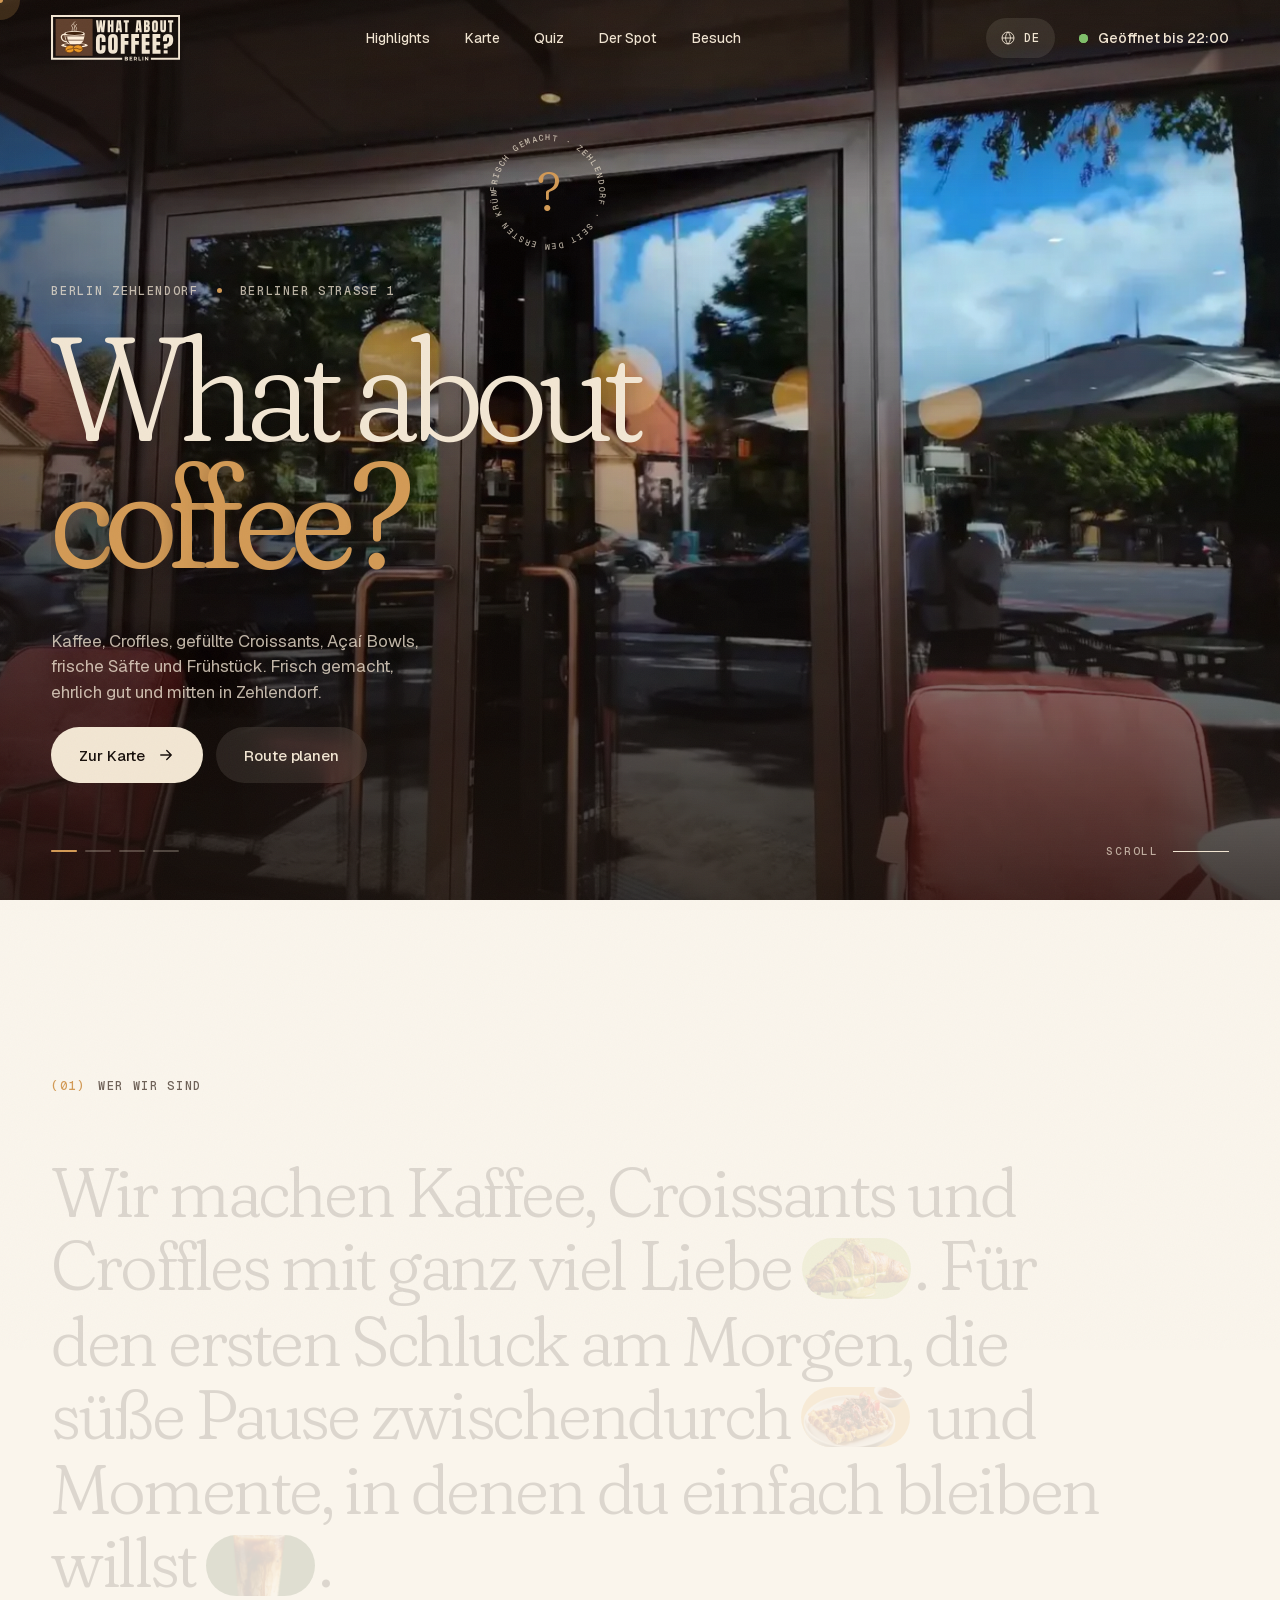
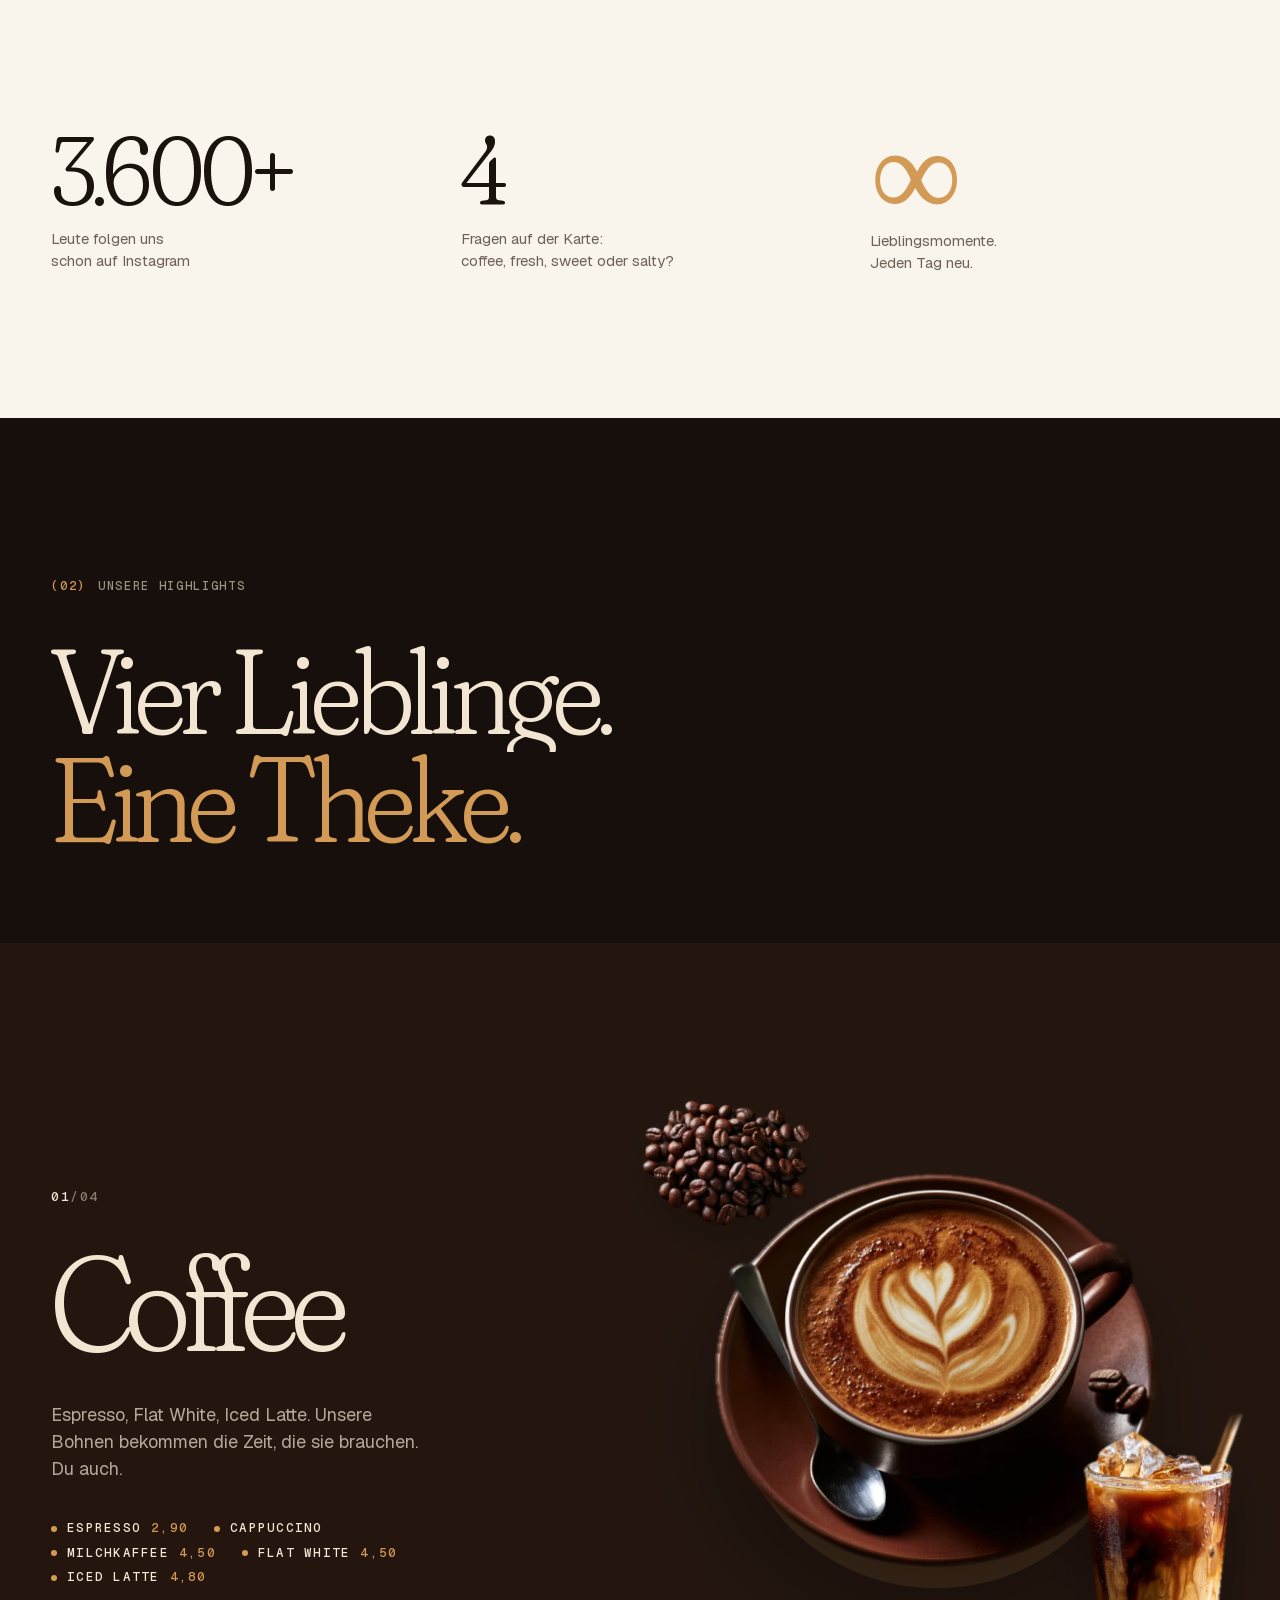
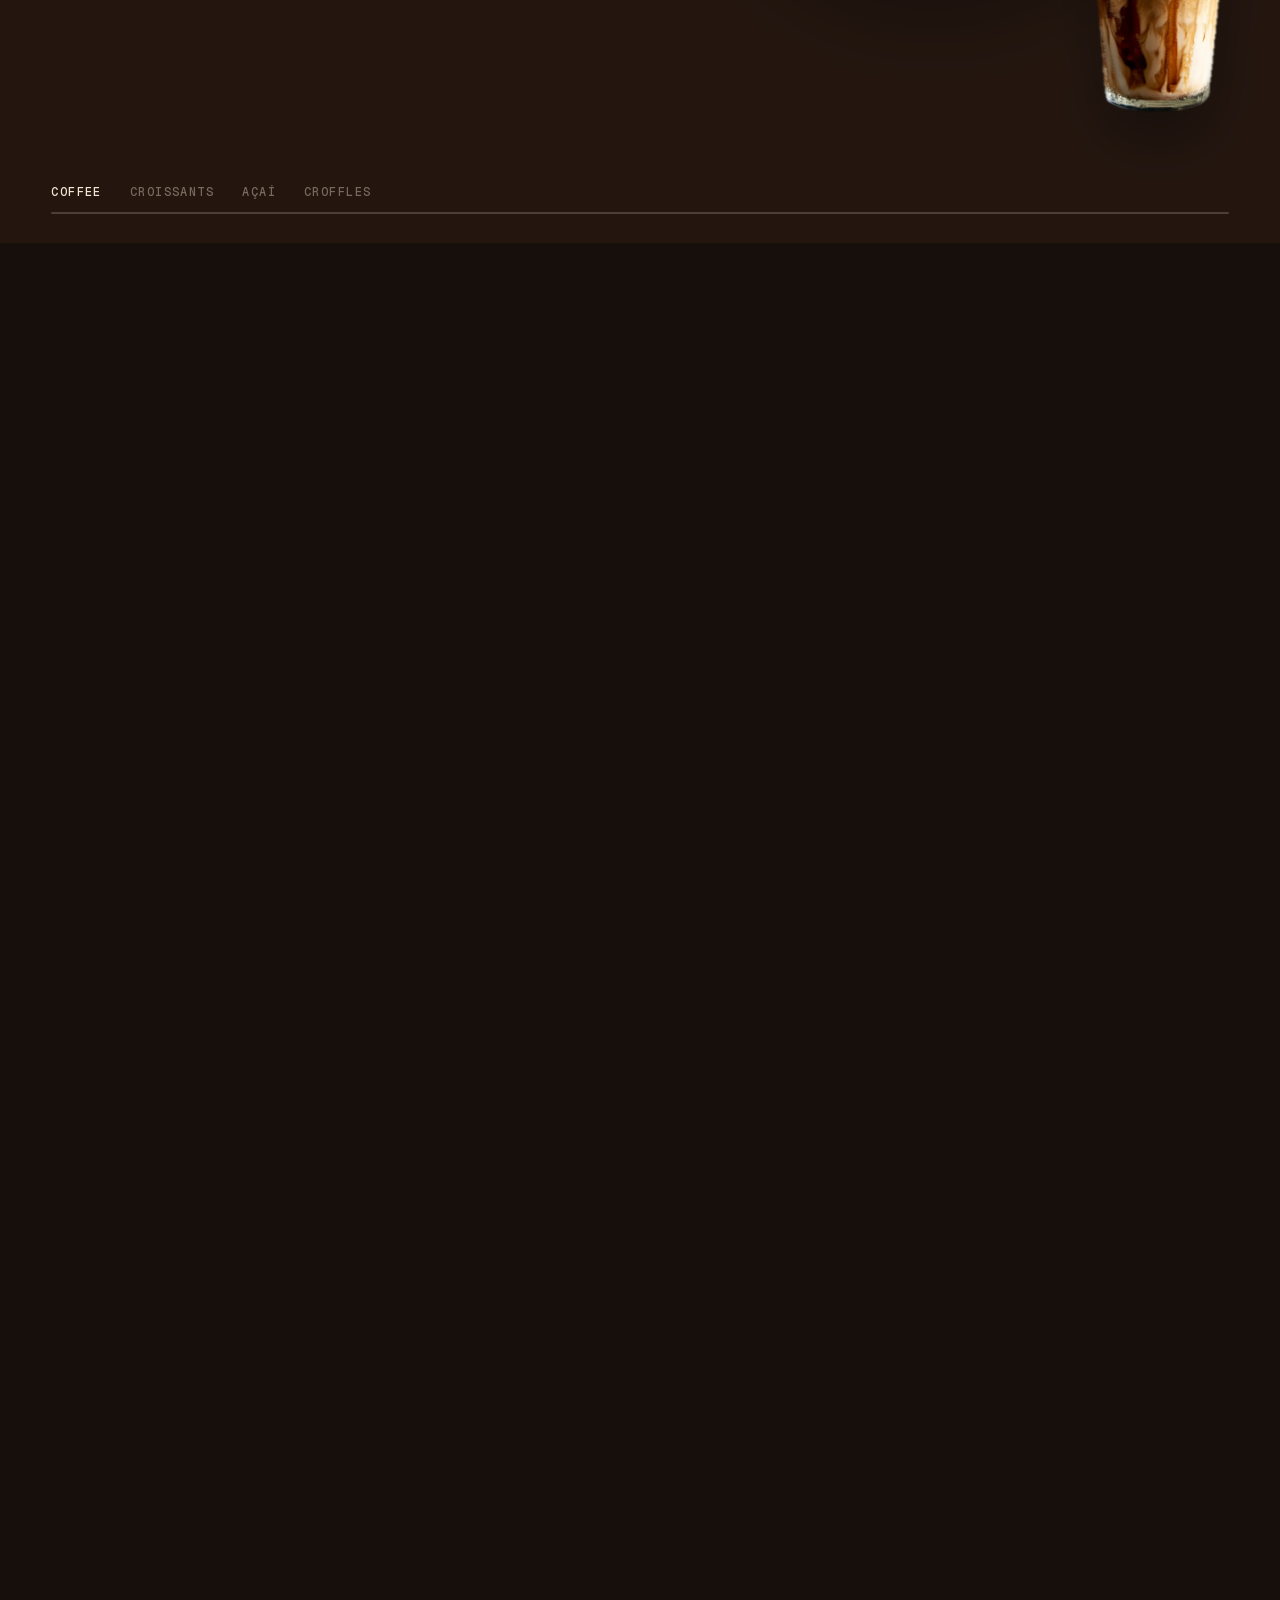
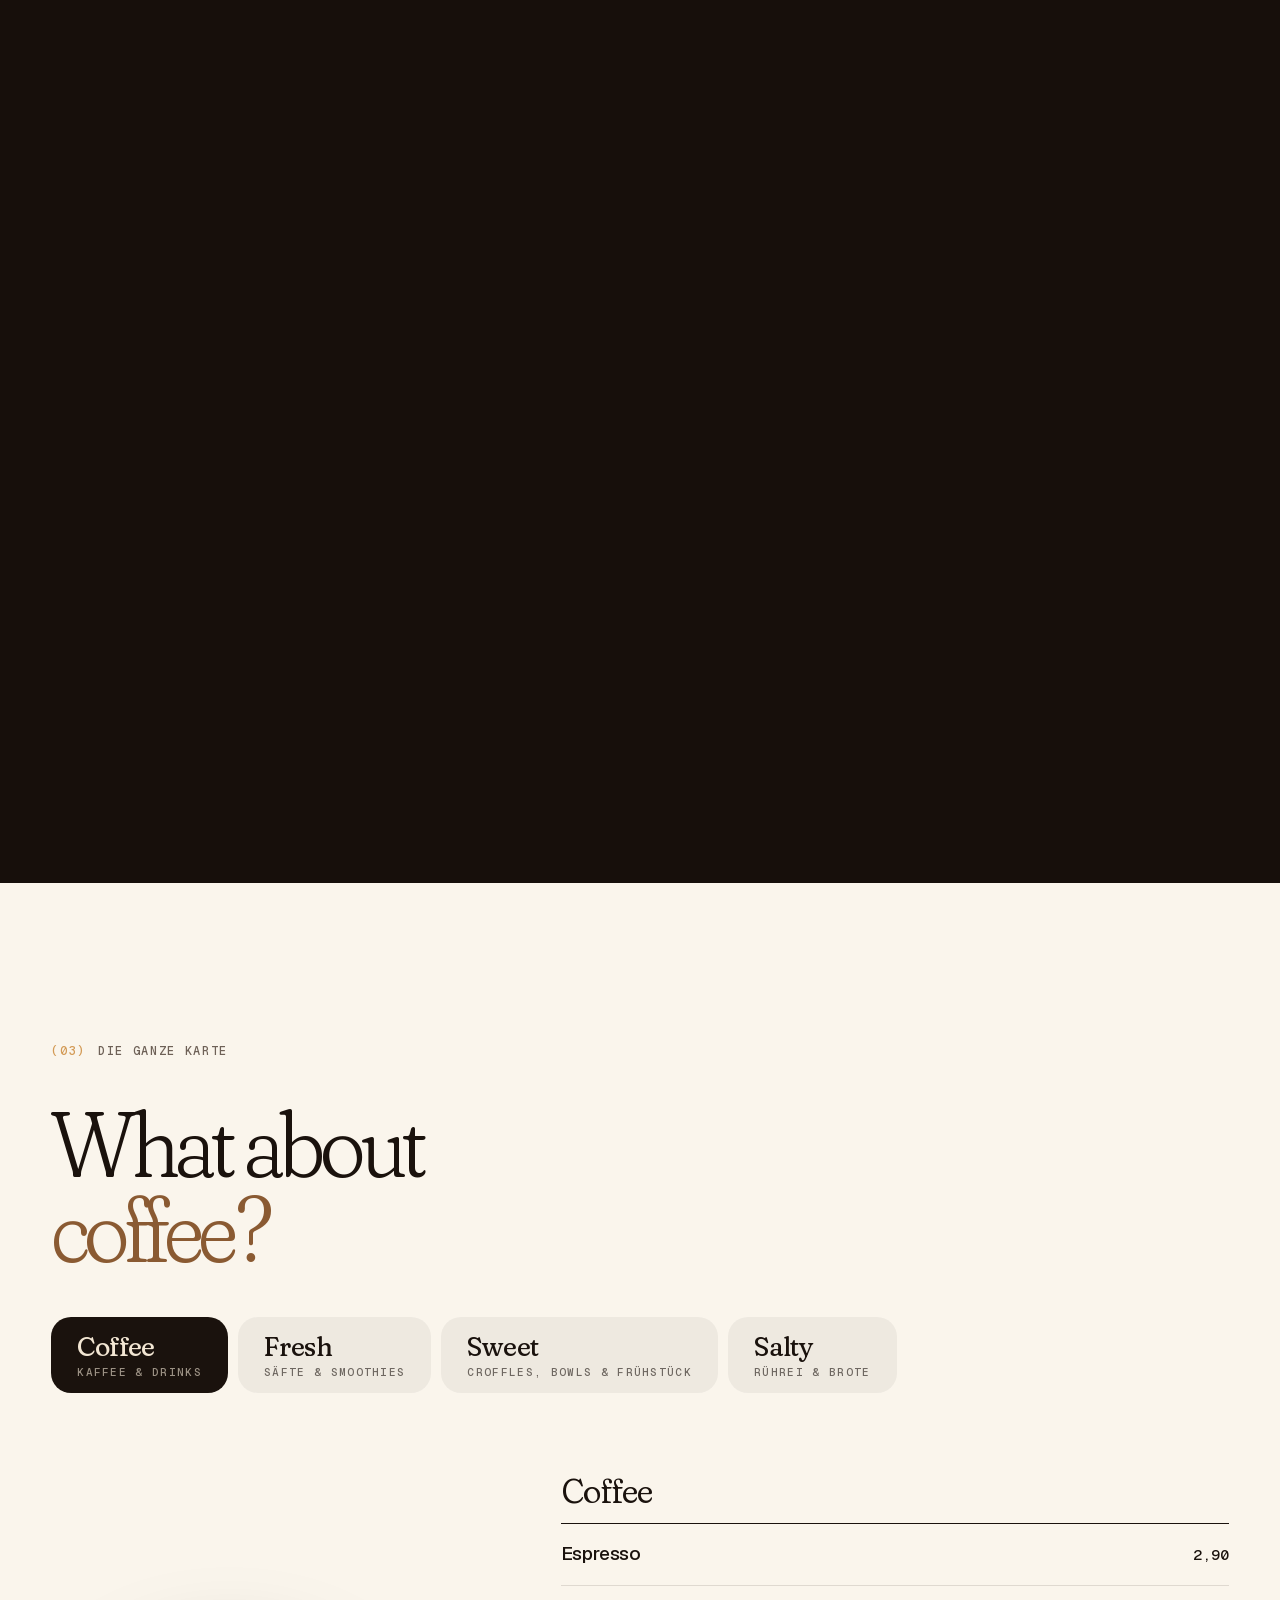
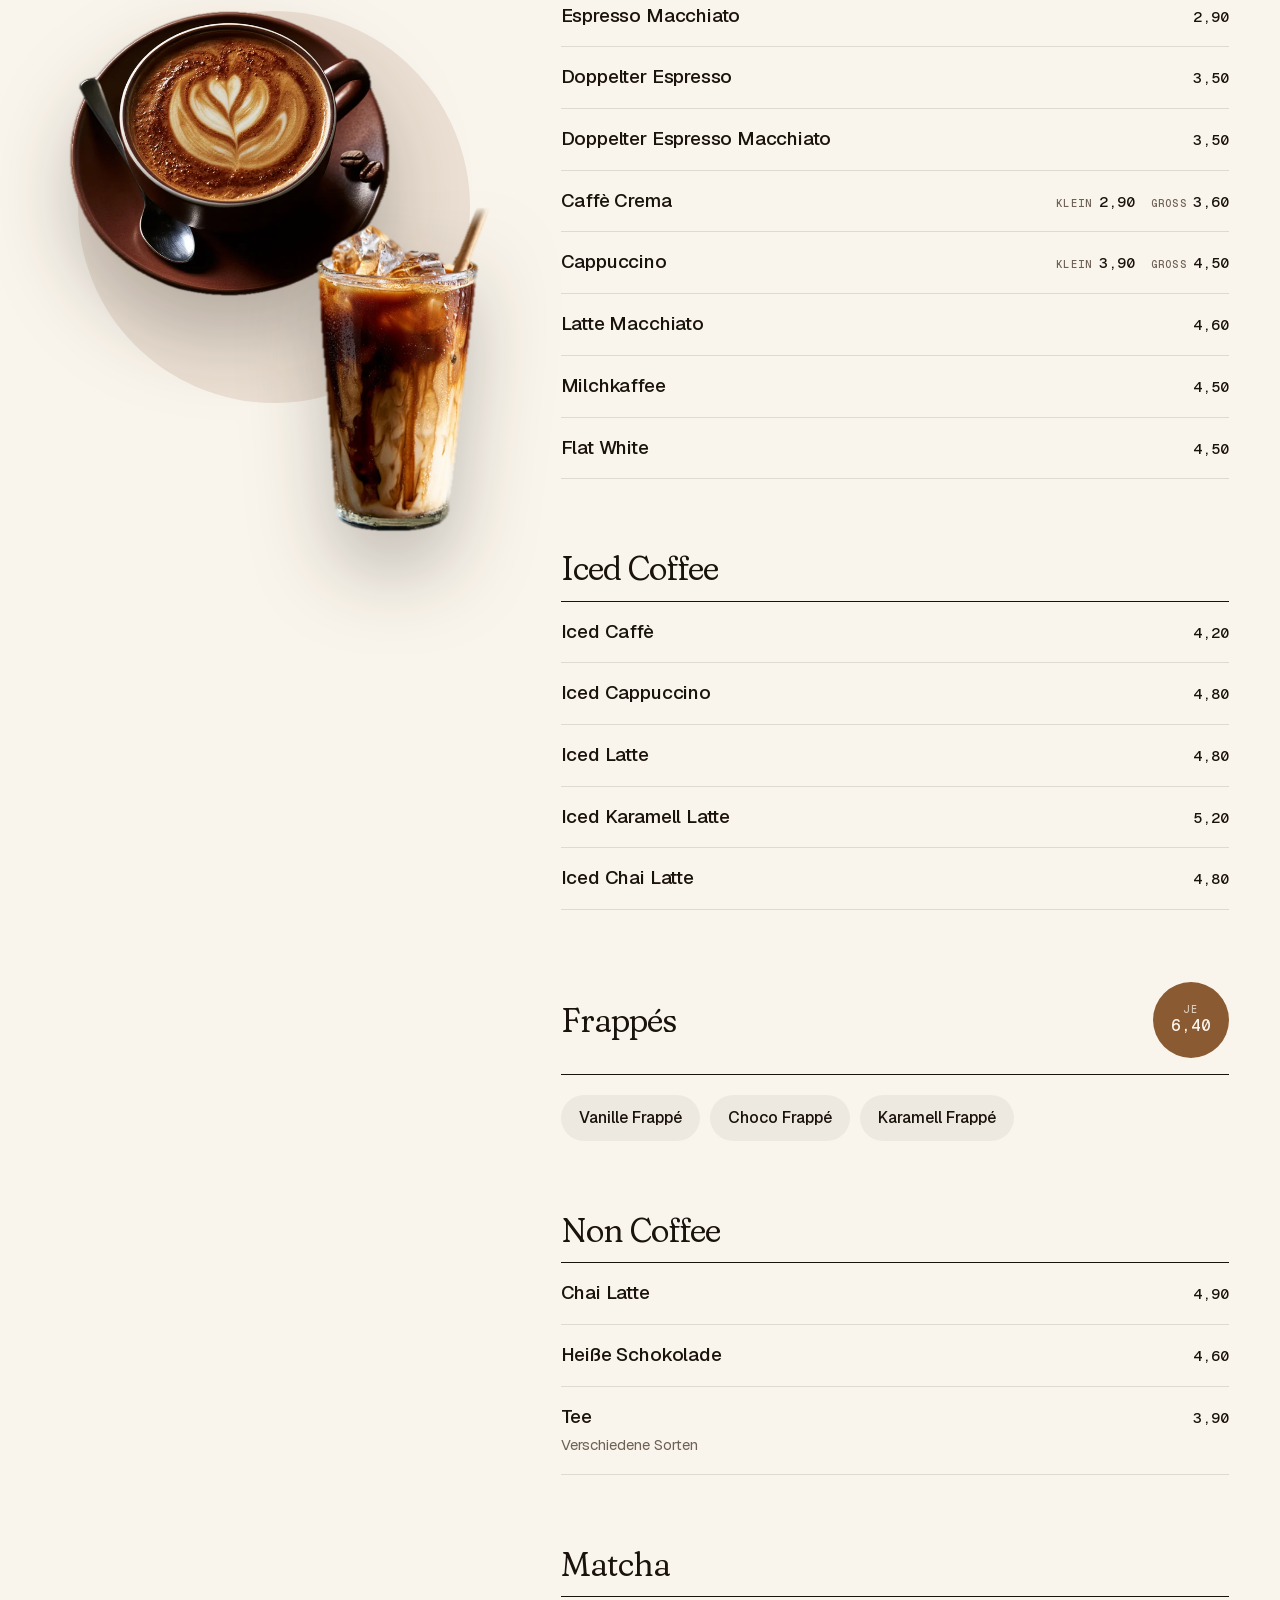
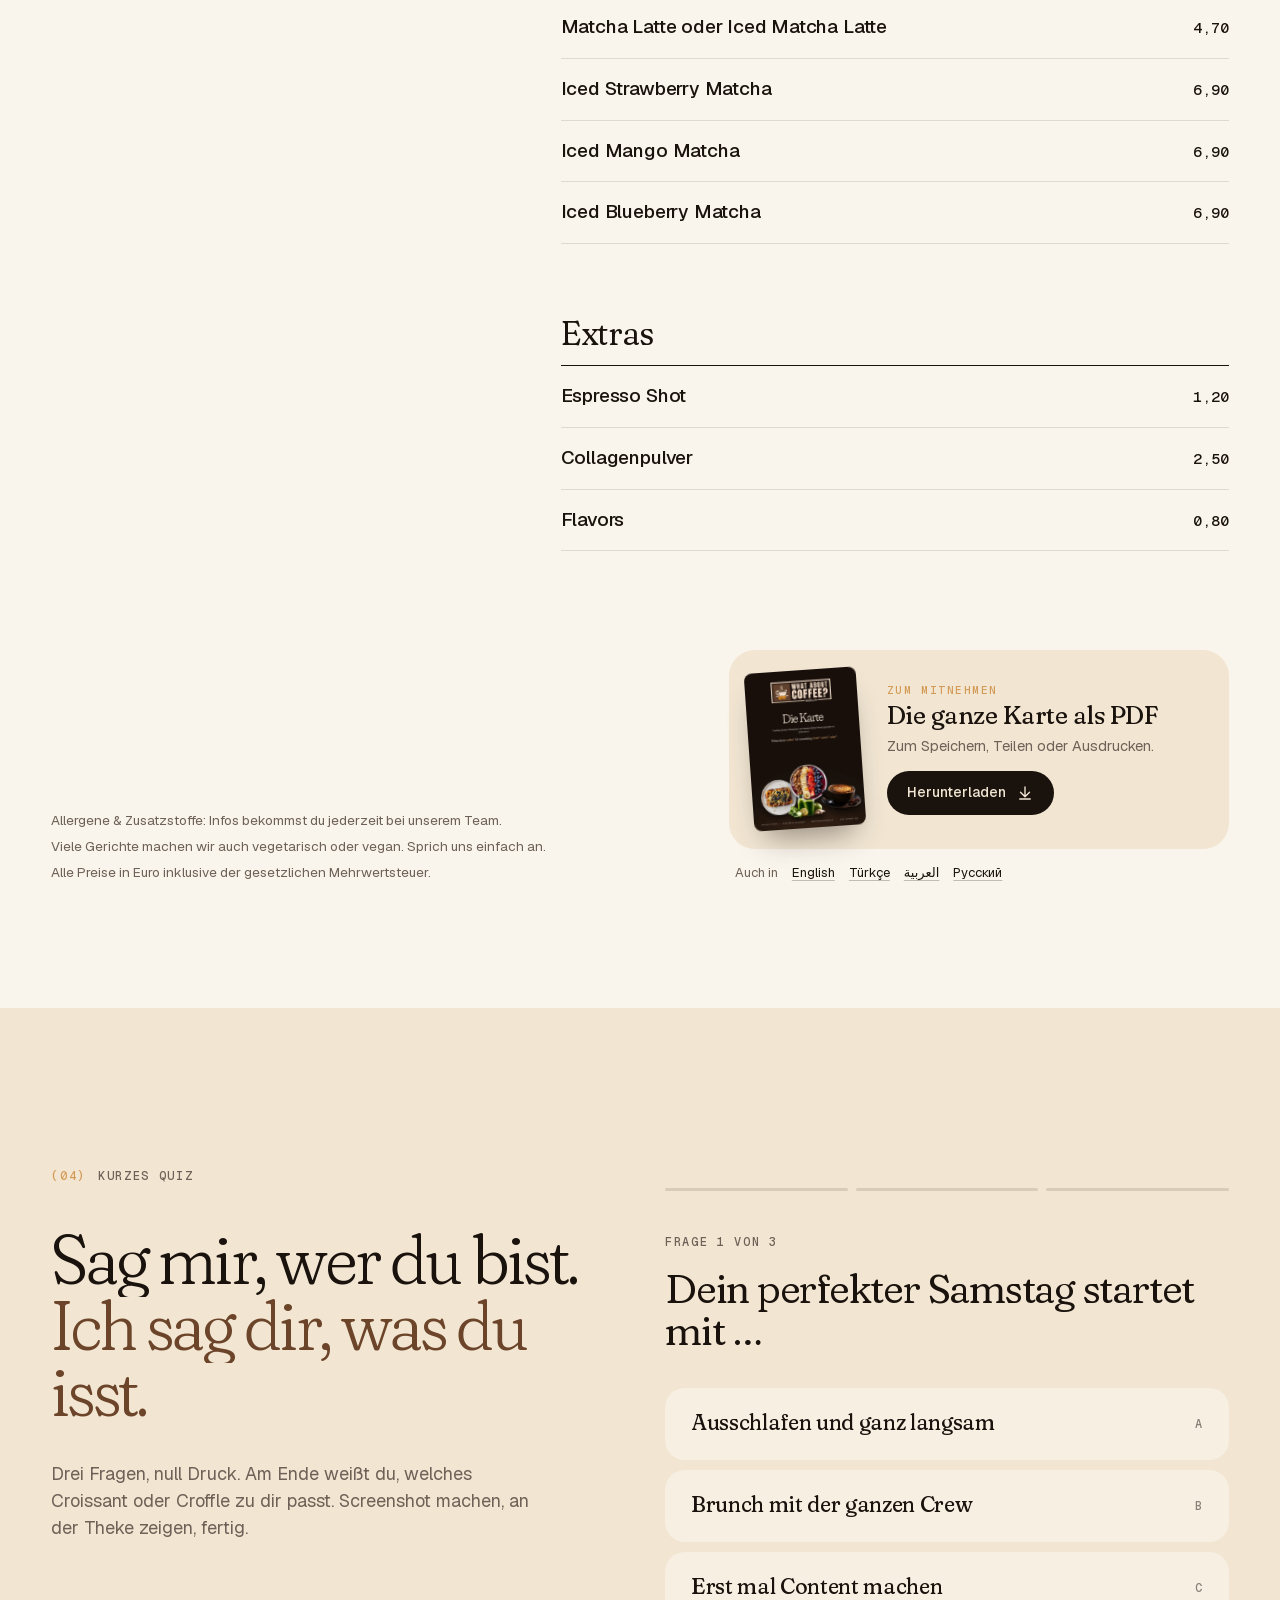
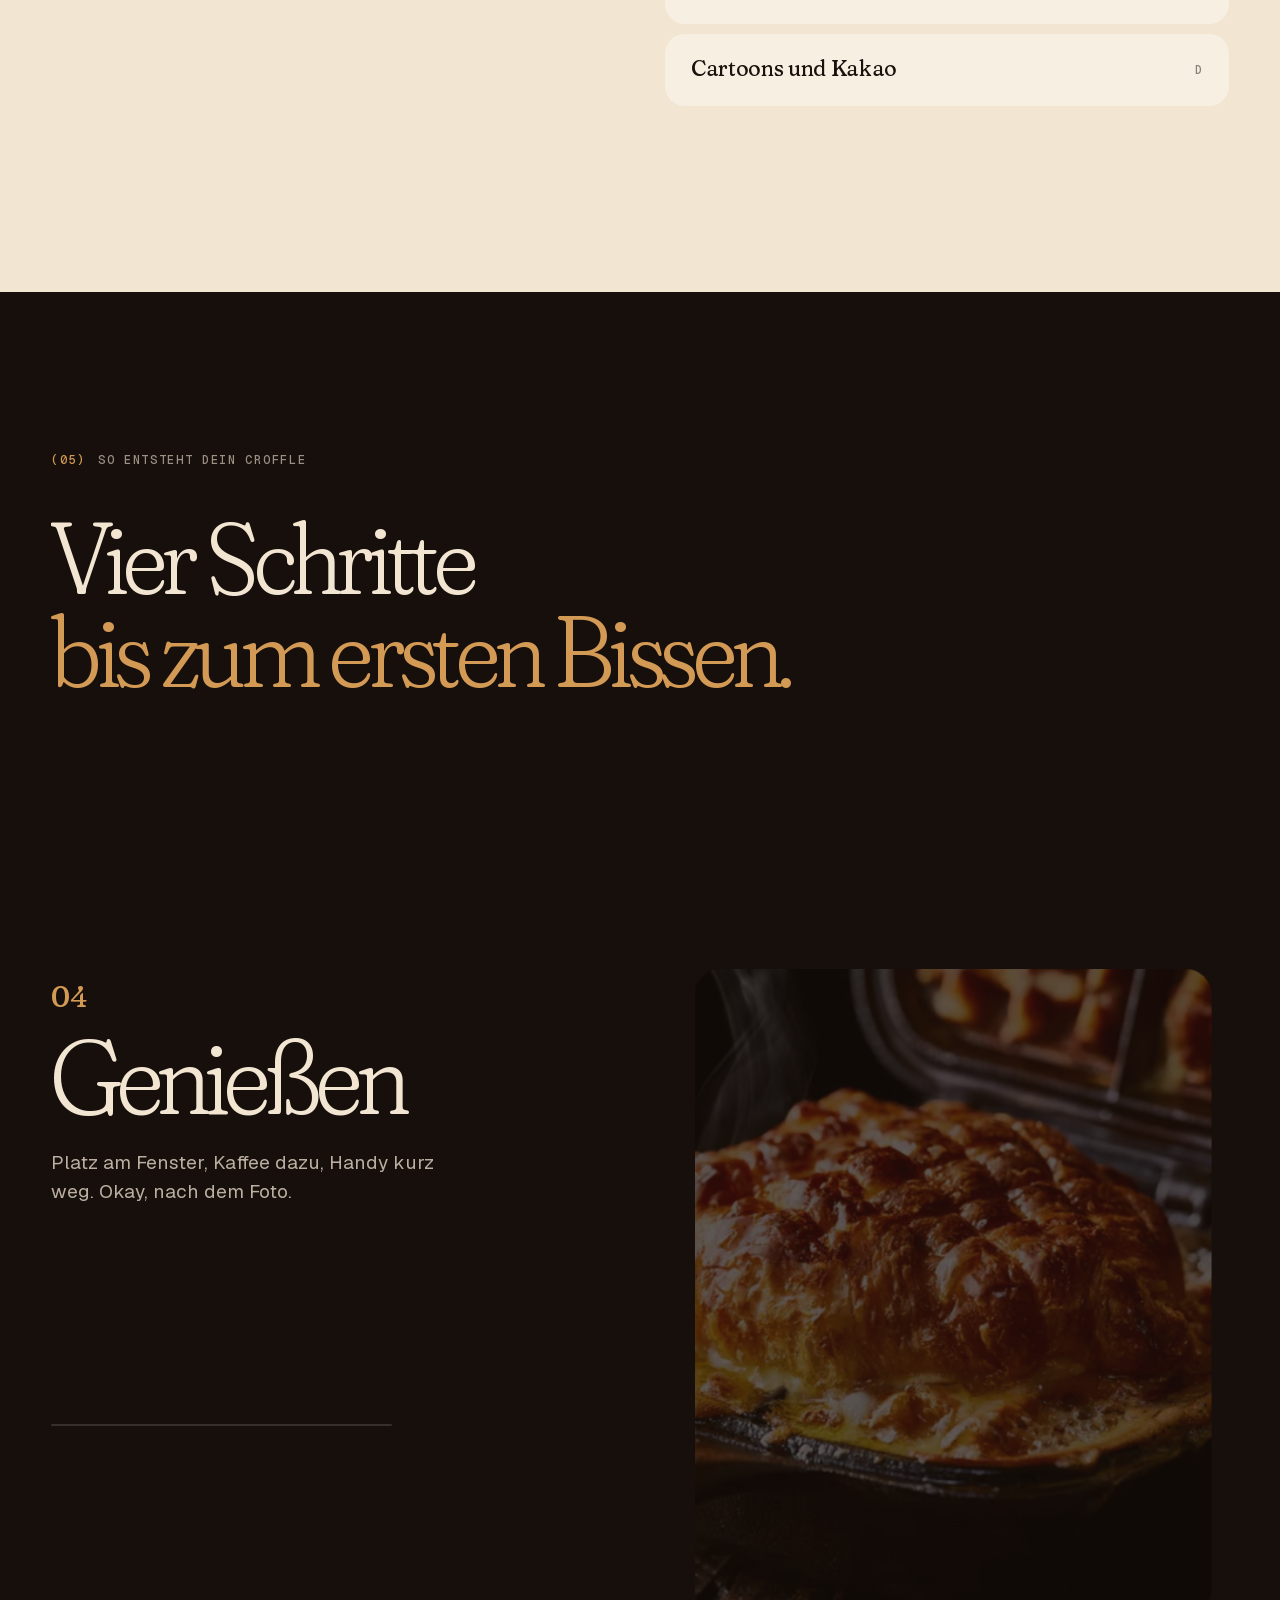
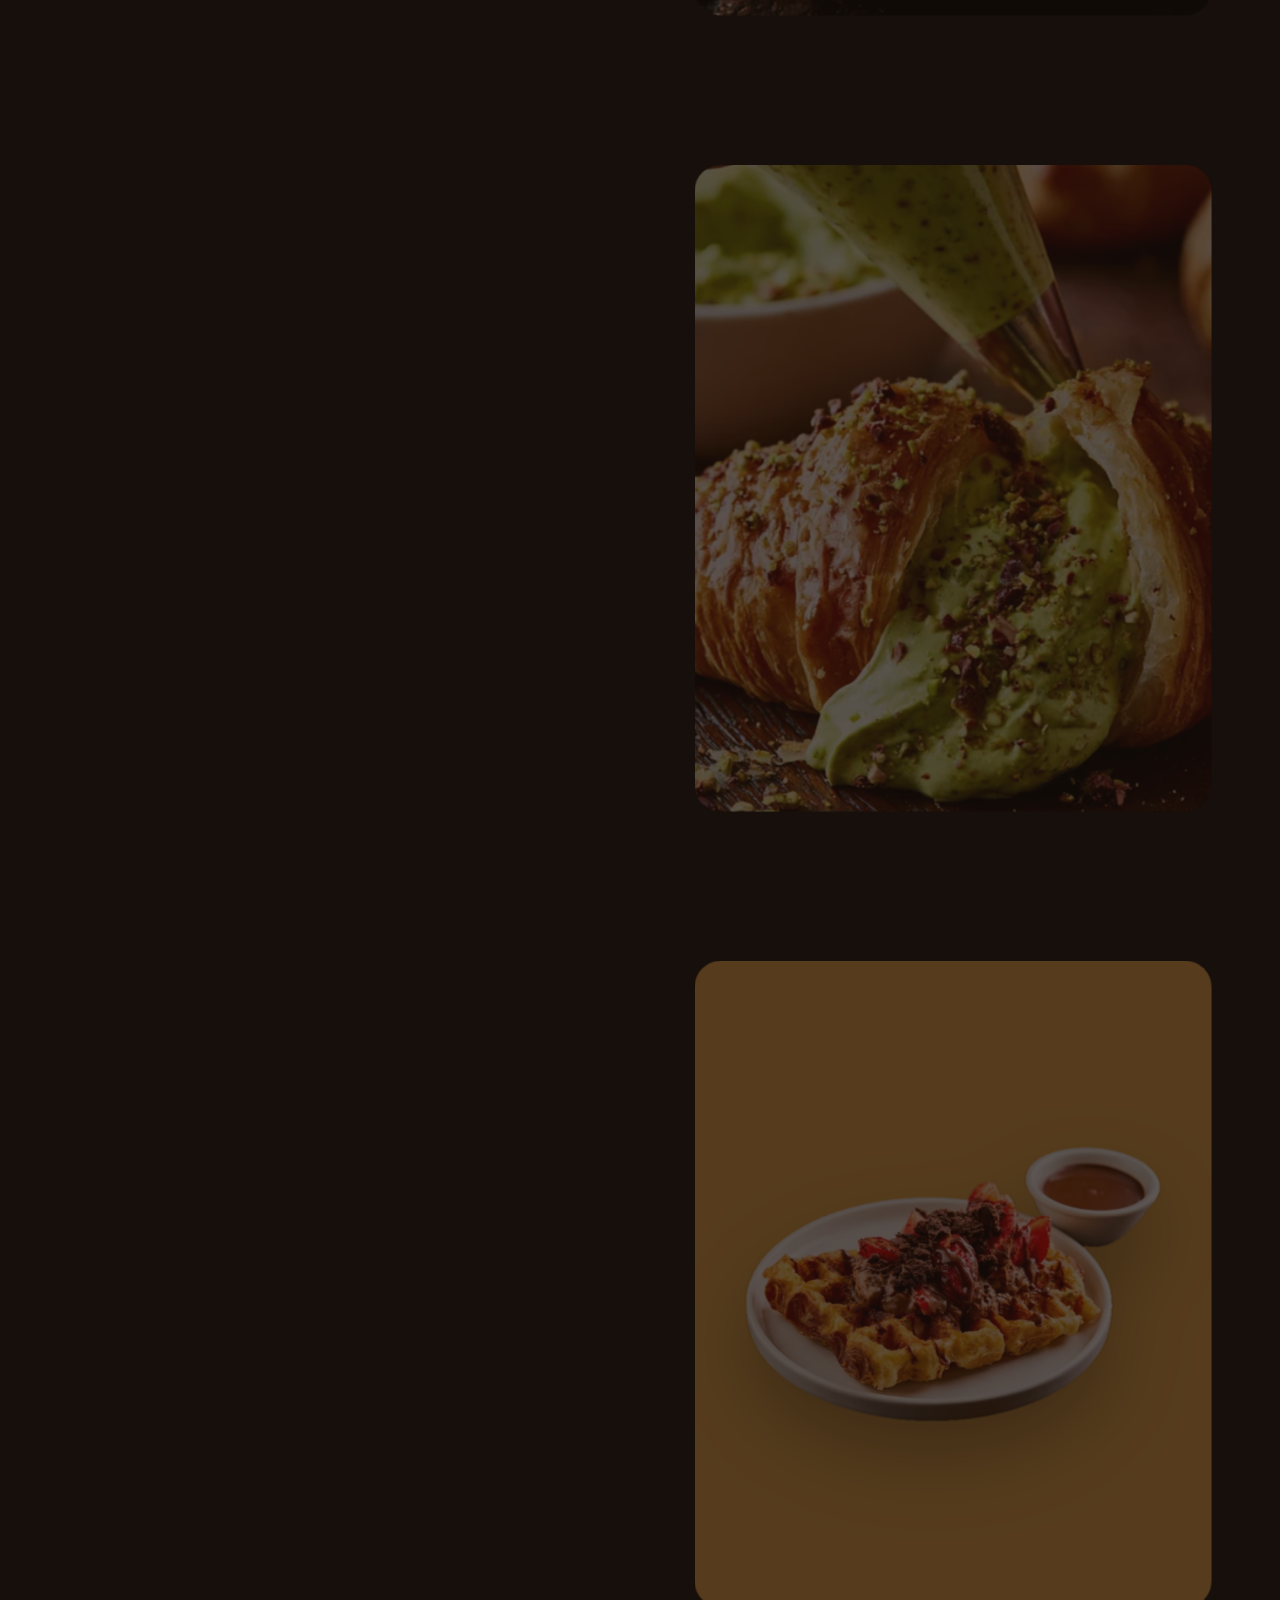
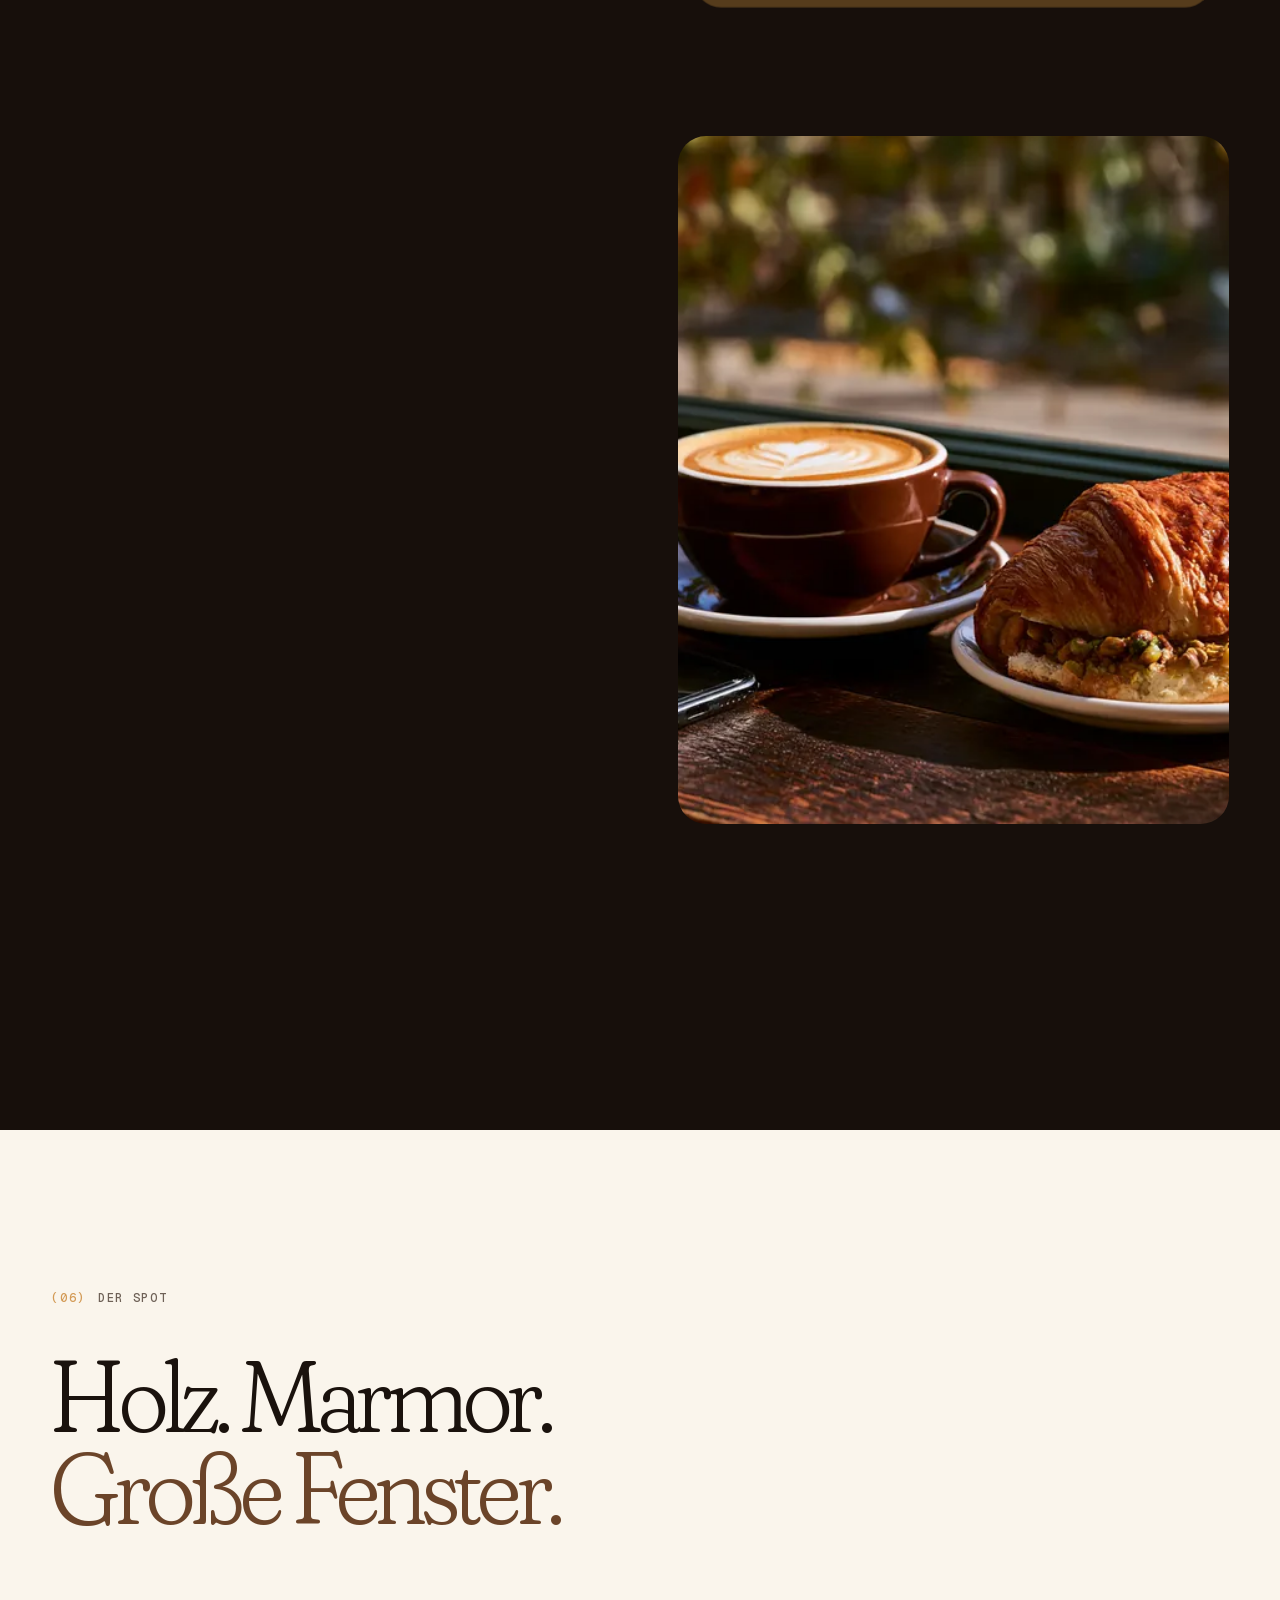
<file: index.html>
<!doctype html>
<html lang="de">
<head>
  <meta charset="utf-8">
  <meta name="viewport" content="width=device-width, initial-scale=1, viewport-fit=cover">
  <script>
    /* Sprache: ?lang= vor gespeicherter Wahl, sonst Deutsch. Arabisch läuft von rechts nach links. */
    (function (d) {
      var L = ["de", "en", "tr", "ar", "ru"], q = (location.search.match(/[?&]lang=([a-z]{2})/) || [])[1], s = null;
      try { s = localStorage.getItem("wac-lang"); if (L.indexOf(q) > -1) localStorage.setItem("wac-lang", q); } catch (e) {}
      var lang = L.indexOf(q) > -1 ? q : (L.indexOf(s) > -1 ? s : "de");
      d.lang = lang;
      d.dir = lang === "ar" ? "rtl" : "ltr";
      if (lang !== "de") d.classList.add("i18n-wait");
      // Schriften lokal (DSGVO, tools/fonts_lokal.py), Kyrillisch und Arabisch nur in der jeweiligen Sprache
      if (lang === "ru" || lang === "ar") {
        var l = document.createElement("link");
        l.rel = "stylesheet";
        l.href = "css/fonts-" + lang + ".css";
        document.head.appendChild(l);
      }
      setTimeout(function () { d.classList.remove("i18n-wait"); }, 4000);
    })(document.documentElement);
  </script>
  <title data-i18n="meta.title">What about coffee? | Croffles, Açaí Bowls &amp; Frühstück in Berlin Zehlendorf</title>
  <meta name="description" data-i18n-a="content:meta.desc" content="What about coffee? Kaffee, Croffles, gefüllte Croissants, Açaí Bowls, frische Säfte, Smoothies und Frühstück. Berliner Straße 1, 14169 Berlin Zehlendorf.">
  <meta name="theme-color" content="#170F0B">
  <meta property="og:type" content="website">
  <meta property="og:title" content="What about coffee? Berlin Zehlendorf">
  <meta property="og:description" content="Kaffee, Croffles, gefüllte Croissants und Açaí Bowls. Zehlendorf und Frankfurter Allee, Berlin.">
  <meta property="og:image" content="https://whataboutcoffee.de/assets/og.jpg">
  <meta property="og:image:width" content="1200">
  <meta property="og:image:height" content="630">
  <meta name="twitter:card" content="summary_large_image">
  <link rel="icon" href="assets/icon.svg" type="image/svg+xml">
  <link rel="apple-touch-icon" href="assets/logo/apple-touch-icon.png">
  <link rel="stylesheet" href="css/fonts.css">
  <link rel="preload" as="image" href="assets/video/ambient-poster-hoch.webp" media="(max-aspect-ratio: 3/4)">
  <link rel="preload" as="image" href="assets/video/ambient-poster.webp" media="(min-aspect-ratio: 3/4)">
  <link rel="stylesheet" href="css/style.css">
</head>
<body class="is-loading">

  <!-- ───────── Preloader ───────── -->
  <div class="loader" aria-hidden="true">
    <div class="loader__logo">
      <svg class="loader__base" viewBox="0 0 1000 356"><use href="#logo-wac"/></svg>
      <svg class="loader__full" viewBox="0 0 1000 356"><use href="#logo-wac"/></svg>
    </div>
    <div class="loader__count"><span class="loader__num">0</span><span>%</span></div>
    <div class="loader__word">brewing</div>
  </div>

  <!-- ───────── Cursor ───────── -->
  <div class="cursor" aria-hidden="true"><span class="cursor__label"></span></div>
  <div class="cursor-dot" aria-hidden="true"></div>

  <!-- ───────── Nav ───────── -->
  <header class="nav">
    <a href="#top" class="nav__logo" aria-label="What about coffee? Startseite" data-i18n-a="aria-label:a11y.home">
      <svg class="nav__mark" viewBox="0 0 1000 356" aria-hidden="true"><use href="#logo-wac"/></svg>
    </a>
    <nav class="nav__links" aria-label="Hauptnavigation" data-i18n-a="aria-label:a11y.mainnav">
      <a href="#karte" data-cursor="hover" data-i18n="nav.highlights">Highlights</a>
      <a href="#speisekarte" data-cursor="hover" data-i18n="nav.karte">Karte</a>
      <a href="#quiz" data-cursor="hover" data-i18n="nav.quiz">Quiz</a>
      <a href="#spot" data-cursor="hover" data-i18n="nav.spot">Der Spot</a>
      <a href="#besuch" data-cursor="hover" data-i18n="nav.besuch">Besuch</a>
    </nav>
    <div class="lang">
      <button class="lang__toggle" type="button" aria-expanded="false" aria-controls="langMenu" aria-label="Sprache wählen" data-i18n-a="aria-label:lang.label" data-cursor="hover">
        <svg viewBox="0 0 24 24" aria-hidden="true"><circle cx="12" cy="12" r="9"/><path d="M3 12h18M12 3c2.4 2.6 3.6 5.6 3.6 9s-1.2 6.4-3.6 9c-2.4-2.6-3.6-5.6-3.6-9S9.6 5.6 12 3z"/></svg>
        <span data-lang-current>DE</span>
      </button>
      <div class="lang__menu" id="langMenu">
        <a data-lang="de" lang="de" href="?lang=de">Deutsch<span>DE</span></a>
        <a data-lang="en" lang="en" href="?lang=en">English<span>EN</span></a>
        <a data-lang="tr" lang="tr" href="?lang=tr">Türkçe<span>TR</span></a>
        <a data-lang="ar" lang="ar" href="?lang=ar">العربية<span>AR</span></a>
        <a data-lang="ru" lang="ru" href="?lang=ru">Русский<span>RU</span></a>
      </div>
    </div>
    <a class="nav__cta" href="https://www.google.com/maps/dir/?api=1&amp;destination=Berliner+Stra%C3%9Fe+1,+14169+Berlin" target="_blank" rel="noopener" data-cursor="hover">
      <span class="status-dot" data-status-dot></span><span data-status-short>Route</span>
    </a>
    <button class="nav__burger" aria-label="Menü öffnen" data-i18n-a="aria-label:js.menuOpen" aria-expanded="false" aria-controls="menu"><span></span><span></span></button>
  </header>

  <div class="menu" id="menu" aria-hidden="true">
    <nav class="menu__links" aria-label="Mobile Navigation" data-i18n-a="aria-label:a11y.mobilenav">
      <a href="#karte" data-i18n="nav.highlights">Highlights</a>
      <a href="#speisekarte" data-i18n="nav.karte">Karte</a>
      <a href="#quiz" data-i18n="nav.quiz">Quiz</a>
      <a href="#croffle" data-i18n="nav.croffle">Croffle</a>
      <a href="#spot" data-i18n="nav.spot">Der Spot</a>
      <a href="#reels" data-i18n="nav.reels">Reels</a>
      <a href="#besuch" data-i18n="nav.besuch">Besuch</a>
    </nav>
    <div class="menu__langs" aria-label="Sprache wählen" data-i18n-a="aria-label:lang.label"><a data-lang="de" lang="de" href="?lang=de">DE</a><a data-lang="en" lang="en" href="?lang=en">EN</a><a data-lang="tr" lang="tr" href="?lang=tr">TR</a><a data-lang="ar" lang="ar" href="?lang=ar">AR</a><a data-lang="ru" lang="ru" href="?lang=ru">RU</a></div>
    <div class="menu__foot">
      <span>Berliner Straße 1, 14169 Berlin</span>
      <a href="https://www.instagram.com/whataboutcoffeeberlin/" target="_blank" rel="noopener">@whataboutcoffeeberlin</a>
    </div>
  </div>

  <main id="top">

    <!-- ───────── Hero ───────── -->
    <section class="hero" aria-label="Willkommen" data-i18n-a="aria-label:a11y.hero">
      <video class="hero__video" autoplay muted loop playsinline preload="auto" poster="assets/video/ambient-poster.webp" aria-hidden="true" tabindex="-1"
        data-quer="assets/video/ambient.mp4" data-hoch="assets/video/ambient-hoch.mp4" data-poster-hoch="assets/video/ambient-poster-hoch.webp"></video>
      <div class="hero__shade" aria-hidden="true"></div>

      <div class="hero__badge" aria-hidden="true">
        <svg viewBox="0 0 200 200">
          <defs><path id="circle" d="M100 100 m-78 0 a78 78 0 1 1 156 0 a78 78 0 1 1 -156 0"/></defs>
          <text><textPath href="#circle" data-i18n="hero.badge">frisch gemacht · Zehlendorf · seit dem ersten Krümel · </textPath></text>
        </svg>
        <span class="hero__badge-q">?</span>
      </div>

      <div class="hero__content">
        <p class="eyebrow hero__eyebrow"><span>Berlin Zehlendorf</span><span>Berliner Straße 1</span></p>
        <h1 class="hero__title" dir="ltr">
          <span class="hero__line"><span class="hero__line-in">What about</span></span>
          <span class="hero__line hero__line--rot"><span class="hero__rot" aria-live="polite">coffee?</span></span>
        </h1>
        <div class="hero__bottom">
          <p class="hero__lead" data-i18n="hero.lead">Kaffee, Croffles, gefüllte Croissants, Açaí Bowls, frische Säfte und Frühstück. Frisch gemacht, ehrlich gut und mitten in Zehlendorf.</p>
          <div class="hero__actions">
            <a href="#speisekarte" class="btn btn--solid" data-magnetic data-cursor="hover"><span data-i18n="hero.cta">Zur Karte</span><svg viewBox="0 0 24 24" aria-hidden="true"><path d="M5 12h14M13 6l6 6-6 6"/></svg></a>
            <a href="https://www.google.com/maps/dir/?api=1&amp;destination=Berliner+Stra%C3%9Fe+1,+14169+Berlin" target="_blank" rel="noopener" class="btn btn--ghost" data-magnetic data-cursor="hover"><span data-i18n="cta.route">Route planen</span></a>
          </div>
        </div>
      </div>

      <div class="hero__foot">
        <div class="hero__dots" role="tablist" aria-label="Produkt wählen" data-i18n-a="aria-label:a11y.dots">
          <button role="tab" aria-selected="true" data-i="0" aria-label="Coffee"></button>
          <button role="tab" aria-selected="false" data-i="1" aria-label="Croffles"></button>
          <button role="tab" aria-selected="false" data-i="2" aria-label="Croissants"></button>
          <button role="tab" aria-selected="false" data-i="3" aria-label="Açaí"></button>
        </div>
        <div class="hero__scroll" aria-hidden="true"><span>Scroll</span><i></i></div>
      </div>
    </section>

    <!-- ───────── Manifest ───────── -->
    <section class="manifest" aria-labelledby="manifest-title">
      <p class="label"><span>(01)</span> <span data-i18n="man.label">Wer wir sind</span></p>
      <h2 class="manifest__text" id="manifest-title" data-i18n="man.text">
        Wir machen Kaffee, Croissants und Croffles mit ganz viel <span class="nw">Liebe<span class="pill pill--a"><img src="assets/img/c5_croissant_pistazie_m.webp" alt="" loading="lazy"></span>.</span> Für den ersten Schluck am Morgen, die süße Pause zwischendurch<span class="pill pill--b"><img src="assets/img/c4_croffle_schoko_m.webp" alt="" loading="lazy"></span> und Momente, in denen du einfach bleiben <span class="nw">willst<span class="pill pill--c"><img src="assets/img/c1_iced_latte_m.webp" alt="" loading="lazy"></span>.</span>
      </h2>
      <div class="stats">
        <div class="stat"><span class="stat__num" data-count="3600" data-suffix="+">0</span><span class="stat__txt" data-i18n="man.stat1">Leute folgen uns<br>schon auf Instagram</span></div>
        <div class="stat"><span class="stat__num" data-count="4">0</span><span class="stat__txt" data-i18n="man.stat2">Fragen auf der Karte:<br>coffee, fresh, sweet oder salty?</span></div>
        <div class="stat"><span class="stat__num stat__num--inf">∞</span><span class="stat__txt" data-i18n="man.stat3">Lieblingsmomente.<br>Jeden Tag neu.</span></div>
      </div>
    </section>

    <!-- ───────── Karte ───────── -->
    <section class="karte" id="karte" aria-labelledby="karte-title">
      <div class="karte__head">
        <p class="label"><span>(02)</span> <span data-i18n="karte.label">Unsere Highlights</span></p>
        <h2 class="karte__title" id="karte-title"><span class="split-lines" data-i18n="karte.t1">Vier Lieblinge.</span><span class="split-lines" data-i18n="karte.t2"><em>Eine Theke.</em></span></h2>
      </div>

      <div class="karte__pin" dir="ltr">
        <div class="karte__track">

          <article class="panel panel--coffee" data-panel="0">
            <div class="panel__text">
              <span class="panel__num">01<small>/04</small></span>
              <h3 class="panel__name">Coffee</h3>
              <p class="panel__desc" data-i18n="p.coffee.desc">Espresso, Flat White, Iced Latte. Unsere Bohnen bekommen die Zeit, die sie brauchen. Du auch.</p>
              <ul class="panel__list"><li>Espresso <b data-preis="espresso"></b></li><li>Cappuccino</li><li><span data-i18n="p.milchkaffee">Milchkaffee</span> <b data-preis="milchkaffee"></b></li><li>Flat White <b data-preis="flat-white"></b></li><li>Iced Latte <b data-preis="iced-latte"></b></li></ul>
            </div>
            <div class="panel__art">
              <img class="panel__img panel__img--main" src="assets/img/c10_flat_white_oben.webp" srcset="assets/img/c10_flat_white_oben_m.webp 640w, assets/img/c10_flat_white_oben.webp 1100w" sizes="(max-width: 900px) 80vw, 40vw" alt="Flat White mit Latte Art von oben, Tasse auf Untertasse mit Löffel und Kaffeebohnen" data-i18n-a="alt:alt.c10" loading="lazy">
              <img class="panel__img panel__img--side" src="assets/img/c1_iced_latte_m.webp" alt="Iced Latte im Becher" data-i18n-a="alt:alt.c1" loading="lazy">
              <img class="panel__img panel__img--decor" src="assets/img/d1_bohnen_m.webp" alt="" loading="lazy">
            </div>
          </article>

          <article class="panel panel--croissant" data-panel="1">
            <div class="panel__text">
              <span class="panel__num">02<small>/04</small></span>
              <h3 class="panel__name" data-i18n="p.croissant.name">Croissants<em>gefüllt</em></h3>
              <p class="panel__desc" data-i18n="p.croissant.desc">Klassisch oder gefüllt bis zum Rand. Die Frage ist nicht ob, sondern welches. Und ob du teilst. Spoiler: eher nicht.</p>
              <ul class="panel__list"><li><span data-i18n="p.croissant">Croissant</span> <b data-preis="croissant"></b></li><li><span data-i18n="p.gefuellt">Gefüllt</span> <b data-preis="croissant-gefuellt"></b></li><li data-i18n="p.pistazie">Pistazie</li><li data-i18n="p.schokohasel">Schoko Haselnuss</li></ul>
            </div>
            <div class="panel__art">
              <img class="panel__img panel__img--main" src="assets/img/c5_croissant_pistazie.webp" srcset="assets/img/c5_croissant_pistazie_m.webp 640w, assets/img/c5_croissant_pistazie.webp 1100w" sizes="(max-width: 900px) 80vw, 40vw" alt="Croissant gefüllt mit Pistaziencreme" data-i18n-a="alt:alt.c5" loading="lazy">
              <img class="panel__img panel__img--side" src="assets/img/c6_croissant_schoko_m.webp" alt="Croissant mit Haselnuss Creme und Crunch" data-i18n-a="alt:alt.c6" loading="lazy">
              <img class="panel__img panel__img--decor" src="assets/img/d3_pistazien_m.webp" alt="" loading="lazy">
            </div>
          </article>

          <article class="panel panel--acai" data-panel="2">
            <div class="panel__text">
              <span class="panel__num">03<small>/04</small></span>
              <h3 class="panel__name">Açaí<em>Bowl</em></h3>
              <p class="panel__desc" data-i18n="p.acai.desc">Kalt, cremig, tiefviolett. Mit frischen Früchten, Granola und einem Hauch Honig. Sommer zum Löffeln, das ganze Jahr.</p>
              <ul class="panel__list" data-preise="acai-bowl"><li data-i18n="p.fruechte">Frische Früchte</li><li>Granola</li></ul>
            </div>
            <div class="panel__art">
              <img class="panel__img panel__img--main" src="assets/img/c7_acai.webp" srcset="assets/img/c7_acai_m.webp 640w, assets/img/c7_acai.webp 1100w" sizes="(max-width: 900px) 80vw, 40vw" alt="Açaí Bowl mit Banane, Erdbeeren, Blaubeeren und Granola" data-i18n-a="alt:alt.c7" loading="lazy">
              <img class="panel__img panel__img--decor panel__img--decor-lg" src="assets/img/d2_beeren_m.webp" alt="" loading="lazy">
            </div>
          </article>

          <article class="panel panel--croffle" data-panel="3">
            <div class="panel__text">
              <span class="panel__num">04<small>/04</small></span>
              <h3 class="panel__name">Croffles</h3>
              <p class="panel__desc" data-i18n="p.croffle.desc">Halb Croissant, halb Waffel, ganz große Liebe. Außen knusprig, innen fluffig, oben drauf, was dein Herz will.</p>
              <ul class="panel__list"><li>Croffle <b data-preis="croffle"></b></li><li data-i18n="p.pistazie">Pistazie</li><li data-i18n="p.blaubeere">Blaubeere &amp; weiße Schoko</li><li data-i18n="p.schokohasel">Schoko Haselnuss</li></ul>
            </div>
            <div class="panel__art">
              <img class="panel__img panel__img--main" src="assets/img/c4_croffle_schoko.webp" srcset="assets/img/c4_croffle_schoko_m.webp 640w, assets/img/c4_croffle_schoko.webp 1100w" sizes="(max-width: 900px) 80vw, 40vw" alt="Croffle mit Schoko Haselnuss Creme, Erdbeeren und Waffelstücken" data-i18n-a="alt:alt.c4" loading="lazy">
              <img class="panel__img panel__img--side" src="assets/img/c3_croffle_pistazie_m.webp" alt="Croffle mit Pistaziencreme" data-i18n-a="alt:alt.c3" loading="lazy">
            </div>
          </article>

        </div>
        <div class="karte__progress" aria-hidden="true">
          <span class="is-on">Coffee</span><span>Croissants</span><span>Açaí</span><span>Croffles</span>
          <i class="karte__bar"><b></b></i>
        </div>
      </div>
    </section>

    <!-- ───────── Ganze Karte (Inhalt aus js/karte-daten.js) ───────── -->
    <section class="board" id="speisekarte" aria-labelledby="board-title">
      <div class="board__head">
        <p class="label"><span>(03)</span> <span data-i18n="board.label">Die ganze Karte</span></p>
        <h2 class="board__title" id="board-title" dir="ltr"><span class="board__lead">What about something</span> <span class="board__mask"><em class="board__word">coffee?</em></span></h2>
        <div class="board__tabs" role="tablist" aria-label="Teil der Karte wählen" data-i18n-a="aria-label:a11y.tabs"></div>
      </div>
      <div class="board__body">
        <div class="board__art" aria-hidden="true"></div>
        <div class="board__panels"></div>
      </div>
      <div class="board__foot">
        <ul class="board__notes"></ul>
        <div class="board__dl">
          <a class="board__dl-card" href="assets/menu/What-about-coffee-Karte-DE.pdf" download data-dl data-cursor="hover">
            <img class="board__dl-cover" src="assets/menu/cover-de.webp" alt="" width="300" height="424" loading="lazy" data-dl-cover>
            <span class="board__dl-text">
              <small data-i18n="dl.kicker">Zum Mitnehmen</small>
              <strong data-i18n="dl.title">Die ganze Karte als PDF</strong>
              <span data-i18n="dl.txt">Zum Speichern, Teilen oder Ausdrucken.</span>
              <span class="board__dl-btn"><span data-i18n="dl.btn">Herunterladen</span><svg viewBox="0 0 24 24" aria-hidden="true"><path d="M12 4v12M6 11l6 6 6-6M5 20h14"/></svg></span>
            </span>
          </a>
          <p class="board__dl-langs"><span data-i18n="dl.more">Auch in</span> <a data-dl-lang="de" lang="de" href="assets/menu/What-about-coffee-Karte-DE.pdf" download>Deutsch</a><a data-dl-lang="en" lang="en" href="assets/menu/What-about-coffee-Karte-EN.pdf" download>English</a><a data-dl-lang="tr" lang="tr" href="assets/menu/What-about-coffee-Karte-TR.pdf" download>Türkçe</a><a data-dl-lang="ar" lang="ar" href="assets/menu/What-about-coffee-Karte-AR.pdf" download>العربية</a><a data-dl-lang="ru" lang="ru" href="assets/menu/What-about-coffee-Karte-RU.pdf" download>Русский</a></p>
        </div>
      </div>
    </section>

    <!-- ───────── Quiz ───────── -->
    <section class="quiz" id="quiz" aria-labelledby="quiz-title">
      <div class="quiz__intro">
        <p class="label"><span>(04)</span> <span data-i18n="quiz.label">Kurzes Quiz</span></p>
        <h2 class="quiz__title" id="quiz-title"><span class="split-lines" data-i18n="quiz.t1">Sag mir, wer du bist.</span><span class="split-lines" data-i18n="quiz.t2"><em>Ich sag dir, was du isst.</em></span></h2>
        <p class="quiz__lead" data-i18n="quiz.lead">Drei Fragen, null Druck. Am Ende weißt du, welches Croissant oder Croffle zu dir passt. Screenshot machen, an der Theke zeigen, fertig.</p>
      </div>
      <div class="quiz__box" data-cursor="hover">
        <div class="quiz__progress" aria-hidden="true"><i></i><i></i><i></i></div>
        <div class="quiz__stage" aria-live="polite"></div>
      </div>
    </section>

    <!-- ───────── Croffle Story ───────── -->
    <section class="story" id="croffle" aria-labelledby="story-title">
      <div class="story__head">
        <p class="label label--light"><span>(05)</span> <span data-i18n="story.label">So entsteht dein Croffle</span></p>
        <h2 class="story__title" id="story-title"><span class="split-lines" data-i18n="story.t1">Vier Schritte</span><span class="split-lines" data-i18n="story.t2"><em>bis zum ersten Bissen.</em></span></h2>
      </div>
      <div class="story__grid">
        <div class="story__sticky">
          <div class="story__steps">
            <div class="step is-active" data-step="0">
              <span class="step__num">01</span>
              <h3 class="step__name" data-i18n="story.s1">Pressen</h3>
              <p class="step__txt" data-i18n="story.s1.txt">Echter Croissant Teig kommt ins heiße Waffeleisen. Die Butter zischt, die Schichten werden zu Gold.</p>
            </div>
            <div class="step" data-step="1">
              <span class="step__num">02</span>
              <h3 class="step__name" data-i18n="story.s2">Füllen</h3>
              <p class="step__txt" data-i18n="story.s2.txt">Dann kommt die Füllung rein. Pistazie, Haselnuss oder Himbeere, großzügig und bis zum Rand.</p>
            </div>
            <div class="step" data-step="2">
              <span class="step__num">03</span>
              <h3 class="step__name" data-i18n="story.s3">Toppen</h3>
              <p class="step__txt" data-i18n="story.s3.txt">Weiße Schoko, Pistazie, frische Blaubeeren. Jedes Croffle wird frisch getoppt, nichts liegt hier stundenlang rum.</p>
            </div>
            <div class="step" data-step="3">
              <span class="step__num">04</span>
              <h3 class="step__name" data-i18n="story.s4">Genießen</h3>
              <p class="step__txt" data-i18n="story.s4.txt">Platz am Fenster, Kaffee dazu, Handy kurz weg. Okay, nach dem Foto.</p>
            </div>
          </div>
          <div class="story__meter" aria-hidden="true"><b></b></div>
        </div>
        <div class="story__media">
          <figure class="story__fig" data-step="0"><img src="assets/img/s3_waffeleisen.webp" srcset="assets/img/s3_waffeleisen_m.webp 960w, assets/img/s3_waffeleisen.webp 1800w" sizes="(max-width: 900px) 92vw, 46vw" alt="Croissant im heißen Waffeleisen" data-i18n-a="alt:alt.s3" loading="lazy"></figure>
          <figure class="story__fig" data-step="1"><img src="assets/img/s4_fuellen.webp" srcset="assets/img/s4_fuellen_m.webp 960w, assets/img/s4_fuellen.webp 1800w" sizes="(max-width: 900px) 92vw, 46vw" alt="Pistaziencreme wird in ein Croissant gespritzt" data-i18n-a="alt:alt.s4" loading="lazy"></figure>
          <figure class="story__fig story__fig--cut" data-step="2"><img src="assets/img/c4_croffle_schoko.webp" srcset="assets/img/c4_croffle_schoko_m.webp 640w, assets/img/c4_croffle_schoko.webp 1100w" sizes="(max-width: 900px) 80vw, 40vw" alt="Fertig getopptes Croffle mit Erdbeeren" data-i18n-a="alt:alt.c4b" loading="lazy"></figure>
          <figure class="story__fig" data-step="3"><img src="assets/img/s5_fensterplatz.webp" srcset="assets/img/s5_fensterplatz_m.webp 960w, assets/img/s5_fensterplatz.webp 1800w" sizes="(max-width: 900px) 92vw, 46vw" alt="Flat White und Croissant am Fensterplatz" data-i18n-a="alt:alt.s5" loading="lazy"></figure>
        </div>
      </div>
    </section>

    <!-- ───────── Der Spot ───────── -->
    <section class="spot" id="spot" aria-labelledby="spot-title">
      <div class="spot__head">
        <p class="label"><span>(06)</span> <span data-i18n="spot.label">Der Spot</span></p>
        <h2 class="spot__title" id="spot-title"><span class="split-lines" data-i18n="spot.t1">Holz. Marmor.</span><span class="split-lines" data-i18n="spot.t2"><em>Große Fenster.</em></span></h2>
      </div>
      <div class="spot__hero">
        <div class="spot__frame">
          <img src="assets/img/s1_innenraum.webp" srcset="assets/img/s1_innenraum_m.webp 960w, assets/img/s1_innenraum.webp 1800w" sizes="100vw" alt="Innenraum mit Holzwänden, grauen Sitzbänken, Marmortischen und großen Fenstern" data-i18n-a="alt:alt.s1" loading="lazy">
        </div>
      </div>
      <div class="spot__body">
        <p class="spot__lead" data-i18n="spot.lead">Ein Ort, an dem du bleiben willst. Ob schneller Espresso auf dem Weg zur Arbeit oder zwei Stunden mit deinen Leuten. Wir machen den Kaffee, du machst es dir gemütlich.</p>
        <ul class="spot__features">
          <li><span>01</span><b data-i18n="spot.f1">Zum Bleiben</b><p data-i18n="spot.f1.txt">Sitznischen, Fensterplätze und genug Raum zum Reden.</p></li>
          <li><span>02</span><b data-i18n="spot.f2">Zum Mitnehmen</b><p data-i18n="spot.f2.txt">Alles gibt es auch to go. Für den Weg, den Park, das Büro.</p></li>
          <li><span>03</span><b data-i18n="spot.f3">Für deine Story</b><p data-i18n="spot.f3.txt">Licht, das jeder Kamera schmeichelt. Wir haben es getestet. Oft.</p></li>
        </ul>
        <div class="spot__duo">
          <figure class="spot__fig spot__fig--a"><img src="assets/img/s2_latte_art_m.webp" alt="Barista gießt Latte Art" data-i18n-a="alt:alt.s2" loading="lazy"></figure>
          <figure class="spot__fig spot__fig--b"><img src="assets/img/s7_croffle_teller_m.webp" alt="Croffle mit Pistaziencreme und Blaubeeren auf dem Teller" data-i18n-a="alt:alt.s7" loading="lazy"></figure>
        </div>
      </div>
    </section>

    <!-- ───────── Reels ───────── -->
    <section class="reels" id="reels" aria-labelledby="reels-title">
      <div class="reels__head">
        <div>
          <p class="label label--light"><span>(07)</span> <span data-i18n="reels.label">Auf Instagram</span></p>
          <h2 class="reels__title" id="reels-title"><span class="split-lines" data-i18n="reels.t1">Wir machen auch Content.</span><span class="split-lines" data-i18n="reels.t2"><em>Und Croissants.</em></span></h2>
        </div>
        <a class="btn btn--light" href="https://www.instagram.com/whataboutcoffeeberlin/" target="_blank" rel="noopener" data-magnetic data-cursor="hover"><span>@whataboutcoffeeberlin</span><svg viewBox="0 0 24 24" aria-hidden="true"><path d="M7 17 17 7M9 7h8v8"/></svg></a>
      </div>
      <div class="reels__rail" data-cursor="drag" tabindex="0" aria-label="Instagram Reels, seitlich scrollen" data-i18n-a="aria-label:a11y.reels" dir="ltr">
        <div class="reels__track"></div>
      </div>
    </section>

    <!-- ───────── Besuch ───────── -->
    <section class="visit" id="besuch" aria-labelledby="visit-title">
      <div class="visit__info">
        <p class="label"><span>(08)</span> <span data-i18n="visit.label">Komm vorbei</span></p>
        <h2 class="visit__title" id="visit-title"><span class="split-lines" data-i18n="visit.t1">Zwei Spots.</span><span class="split-lines" data-i18n="visit.t2"><em>Ein Berlin.</em></span></h2>
        <div class="locs" data-locs></div>
        <div class="visit__actions">
          <a class="btn btn--ghost-dark" href="https://www.instagram.com/whataboutcoffeeberlin/" target="_blank" rel="noopener" data-magnetic data-cursor="hover"><span>Instagram</span></a>
        </div>
      </div>
      <div class="visit__map">
        <div class="visit__consent">
          <svg class="visit__lines" viewBox="0 0 600 420" preserveAspectRatio="xMidYMid slice" aria-hidden="true">
            <g fill="none" stroke-linecap="round">
              <path d="M-20 120 C 120 140 200 60 330 90 S 520 40 640 70" stroke="#DDCDB2" stroke-width="10"/>
              <path d="M60 -20 C 90 120 150 220 130 440" stroke="#DDCDB2" stroke-width="8"/>
              <path d="M-20 330 C 140 300 230 360 380 320 S 560 300 640 340" stroke="#DDCDB2" stroke-width="8"/>
              <path d="M420 -20 C 400 100 470 200 450 440" stroke="#DDCDB2" stroke-width="7"/>
              <path d="M220 -20 C 250 80 230 160 270 260 S 260 380 300 440" stroke="#D2BF9F" stroke-width="13"/>
              <path d="M-20 250 C 100 230 200 225 300 210 S 480 150 640 120" stroke="#D39A55" stroke-width="15"/>
              <path d="M520 -20 C 540 120 600 160 640 200" stroke="#DDCDB2" stroke-width="6"/>
              <path d="M330 440 C 360 380 430 360 520 420" stroke="#DDCDB2" stroke-width="6"/>
            </g>
          </svg>
          <div class="visit__pin" aria-hidden="true"><svg viewBox="8 4 84 92"><use href="#logo-tasse"/></svg></div>
          <div class="visit__consent-box">
            <button class="btn btn--solid visit__load" type="button" data-cursor="hover"><span data-i18n="visit.map">Karte anzeigen</span></button>
            <p data-i18n="visit.consent">Lädt die Karte von OpenStreetMap. Dabei wird deine IP Adresse an die OpenStreetMap Foundation übertragen.</p>
          </div>
        </div>
      </div>
    </section>
  </main>

  <!-- ───────── Footer ───────── -->
  <footer class="foot">
    <div class="foot__top">
      <p class="foot__ask" data-i18n="foot.ask">Und jetzt?<br><em>What about coffee?</em></p>
      <a href="#top" class="foot__up" data-magnetic data-cursor="hover" aria-label="Nach oben" data-i18n-a="aria-label:a11y.up"><svg viewBox="0 0 24 24" aria-hidden="true"><path d="M12 19V5M6 11l6-6 6 6"/></svg></a>
    </div>
    <div class="foot__mark" aria-hidden="true" dir="ltr"><span class="foot__word">what about coffee</span><span class="foot__q">?</span></div>
    <div class="foot__row">
      <a href="#top" class="foot__logo" aria-label="What about coffee? Berlin, nach oben" data-i18n-a="aria-label:a11y.logoup" data-cursor="hover"><svg viewBox="0 0 1000 356" aria-hidden="true"><use href="#logo-wac"/></svg></a>
      <span>© 2026 What about coffee?</span>
      <span>Berliner Straße 1, 14169 Berlin</span>
      <span class="foot__clock">Berlin <b data-clock>00:00</b></span>
      <span class="foot__links"><a href="impressum.html" data-cursor="hover" data-i18n="foot.imprint">Impressum</a><a href="datenschutz.html" data-cursor="hover" data-i18n="foot.privacy">Datenschutz</a><a href="https://www.instagram.com/whataboutcoffeeberlin/" target="_blank" rel="noopener" data-cursor="hover">Instagram</a></span>
    </div>
  </footer>

  <!-- Logo nach dem Original (Shirt Patch, Instagram), Rahmen und Schrift folgen currentColor -->
  <!-- logo:start (generiert von tools/logo/bau_logo.mjs) -->
  <svg width="0" height="0" style="position:absolute" aria-hidden="true">
    <symbol id="logo-wac" viewBox="0 0 1000 356"><path d="M551 338H8V8H992V338H773" fill="none" stroke="currentColor" stroke-width="16" stroke-linejoin="miter"/><rect x="36" y="30" width="286" height="286" fill="#61402D"/><g class="wac-cup"><path d="M165.27 131.53C156.12 116.16 174.42 103.86 165.27 93.41S158.87 77.42 168.48 70.04M180.43 127.24C171.28 108.65 189.58 93.78 180.43 81.14S174.02 61.8 183.63 52.88M195.02 131.53C185.86 116.87 204.17 105.15 195.02 95.18S188.61 79.94 198.22 72.9" fill="none" stroke="#FFEFDA" stroke-width="4.86" stroke-linecap="round"/><ellipse cx="181.86" cy="234.78" rx="102.96" ry="17.73" fill="#FFEFDA"/><ellipse cx="181.86" cy="232.49" rx="83.51" ry="10.3" fill="#61402D"/><path d="M108.93 151.55C67.46 142.97 68.89 201.6 126.09 208.75" fill="none" stroke="#FFEFDA" stroke-width="9.72" stroke-linecap="round"/><clipPath id="c3630"><path d="M103.21 141.54C106.07 201.6 124.66 227.34 153.26 227.34H210.46C239.06 227.34 257.65 201.6 260.51 141.54Z"/></clipPath><path d="M103.21 141.54C106.07 201.6 124.66 227.34 153.26 227.34H210.46C239.06 227.34 257.65 201.6 260.51 141.54Z" fill="#FFEFDA"/><g clip-path="url(#c3630)" fill="#61402D"><rect x="93.2" y="157.27" width="177.32" height="8.01"/><rect x="93.2" y="191.59" width="177.32" height="5.72"/><path d="M110.93 166.71C114.65 195.88 126.09 217.33 147.54 223.62C133.24 207.32 126.95 187.3 125.23 166.71Z"/></g><ellipse cx="181.86" cy="141.54" rx="78.65" ry="17.16" fill="#FFEFDA"/><ellipse cx="181.86" cy="142.4" rx="69.5" ry="12.01" fill="#3E1F0A"/><g transform="translate(146.11 263.09) rotate(-14)"><ellipse rx="36.61" ry="28.6" fill="#EC9A26" stroke="#5A2A08" stroke-width="4"/><path d="M-28.6 5.15C-11.44 -12.87 8.58 14.3 28.6 -3.43" fill="none" stroke="#5A2A08" stroke-width="4.86" stroke-linecap="round"/></g><g transform="translate(209.6 260.52) rotate(11)"><ellipse rx="36.61" ry="28.6" fill="#EC9A26" stroke="#5A2A08" stroke-width="4"/><path d="M-28.6 5.15C-11.44 -12.87 8.58 14.3 28.6 -3.43" fill="none" stroke="#5A2A08" stroke-width="4.86" stroke-linecap="round"/></g></g><path d="M380.30 133L357.88 133L348 41L365.98 41L371.05 99.08L376.23 41L393.37 41L398.29 99.08L403.20 41L421.39 41L411.35 133L389.30 133L384.70 88.72L380.30 133ZM456.79 133L438.49 133L438.49 41L456.79 41L456.79 73.88L465.46 73.88L465.46 41L483.76 41L483.76 133L465.46 133L465.46 91.29L456.79 91.29L456.79 133ZM518.89 133L501.01 133L509.90 41L541.11 41L549.84 133L532.43 133L531.12 118.15L520.04 118.15L518.89 133ZM524.85 56.68L521.35 103.47L529.71 103.47L525.69 56.68L524.85 56.68ZM592.03 133L573.63 133L573.63 58.67L562.70 58.67L562.70 41L602.95 41L602.95 58.67L592.03 58.67L592.03 133ZM671.75 133L653.88 133L662.76 41L693.97 41L702.70 133L685.29 133L683.99 118.15L672.90 118.15L671.75 133ZM677.71 56.68L674.21 103.47L682.57 103.47L678.55 56.68L677.71 56.68ZM744.89 133L719.96 133L719.96 41L744.89 41Q754.93 41 759.50 45.89Q764.07 50.78 764.07 62.01L764.07 62.01L764.07 66.04Q764.07 72.52 761.75 76.55Q759.42 80.57 754.66 81.83L754.66 81.83Q760.88 83.39 763.00 89.17Q765.12 94.95 765.12 103.26L765.12 103.26Q765.12 112.20 763.45 118.89Q761.77 125.58 757.38 129.29Q752.99 133 744.89 133L744.89 133ZM737.94 55.22L737.94 75.66L741.70 75.66Q744.26 75.66 744.99 73.67Q745.73 71.68 745.73 68.91L745.73 68.91L745.73 59.66Q745.73 55.22 741.81 55.22L741.81 55.22L737.94 55.22ZM739.77 116.80L739.77 116.80Q746.93 116.80 746.93 110L746.93 110L746.93 98.50Q746.93 94.58 745.75 92.31Q744.58 90.03 741.33 90.03L741.33 90.03L737.94 90.03L737.94 116.69Q739.09 116.80 739.77 116.80ZM804.75 133.84L804.75 133.84Q793.72 133.84 787.89 127.17Q782.06 120.51 782.06 107.91L782.06 107.91L782.06 64.21Q782.06 52.40 787.84 46.28Q793.61 40.16 804.75 40.16L804.75 40.16Q815.88 40.16 821.66 46.28Q827.43 52.40 827.43 64.21L827.43 64.21L827.43 107.91Q827.43 120.51 821.61 127.17Q815.78 133.84 804.75 133.84ZM804.90 116.90L804.90 116.90Q809.09 116.90 809.09 108.80L809.09 108.80L809.09 63.90Q809.09 57.10 805.01 57.10L805.01 57.10Q800.41 57.10 800.41 64.05L800.41 64.05L800.41 108.90Q800.41 113.19 801.45 115.04Q802.50 116.90 804.90 116.90ZM867.74 133.84L867.74 133.84Q856.24 133.84 850.81 127.38Q845.37 120.92 845.37 108.38L845.37 108.38L845.37 41L863.25 41L863.25 107.65Q863.25 109.95 863.51 112.06Q863.77 114.18 864.71 115.54Q865.65 116.90 867.74 116.90L867.74 116.90Q869.89 116.90 870.83 115.57Q871.77 114.23 872.00 112.09Q872.24 109.95 872.24 107.65L872.24 107.65L872.24 41L890.11 41L890.11 108.38Q890.11 120.92 884.68 127.38Q879.24 133.84 867.74 133.84ZM935.08 133L916.68 133L916.68 58.67L905.75 58.67L905.75 41L946 41L946 58.67L935.08 58.67L935.08 133ZM384.38 300.37L384.38 300.37Q367.99 300.37 358.00 290.16Q348 279.95 348 261.59L348 261.59L348 191.93Q348 169.96 356.71 158.30Q365.42 146.63 385.06 146.63L385.06 146.63Q395.79 146.63 404.15 150.57Q412.52 154.52 417.32 162.37Q422.13 170.22 422.13 182.15L422.13 182.15L422.13 208.23L392.10 208.23L392.10 185.92Q392.10 179.14 390.38 176.78Q388.67 174.43 385.06 174.43L385.06 174.43Q380.86 174.43 379.40 177.47Q377.94 180.52 377.94 185.58L377.94 185.58L377.94 261.16Q377.94 267.43 379.79 270.00Q381.63 272.57 385.06 272.57L385.06 272.57Q388.92 272.57 390.51 269.40Q392.10 266.23 392.10 261.16L392.10 261.16L392.10 233.97L422.47 233.97L422.47 262.54Q422.47 282.44 412.43 291.41Q402.39 300.37 384.38 300.37ZM479.54 300.37L479.54 300.37Q461.44 300.37 451.87 289.43Q442.30 278.49 442.30 257.82L442.30 257.82L442.30 186.09Q442.30 166.70 451.78 156.67Q461.27 146.63 479.54 146.63L479.54 146.63Q497.81 146.63 507.29 156.67Q516.77 166.70 516.77 186.09L516.77 186.09L516.77 257.82Q516.77 278.49 507.21 289.43Q497.64 300.37 479.54 300.37ZM479.80 272.57L479.80 272.57Q486.66 272.57 486.66 259.28L486.66 259.28L486.66 185.58Q486.66 174.43 479.97 174.43L479.97 174.43Q472.42 174.43 472.42 185.84L472.42 185.84L472.42 259.45Q472.42 266.48 474.13 269.53Q475.85 272.57 479.80 272.57ZM570.33 299L539.95 299L539.95 148L600.35 148L600.35 177.43L570.33 177.43L570.33 201.45L598.81 201.45L598.81 230.54L570.33 230.54L570.33 299ZM651.42 299L621.05 299L621.05 148L681.45 148L681.45 177.43L651.42 177.43L651.42 201.45L679.90 201.45L679.90 230.54L651.42 230.54L651.42 299ZM764.51 299L702.14 299L702.14 148L762.54 148L762.54 177.17L732.85 177.17L732.85 206.60L761.34 206.60L761.34 235.00L732.85 235.00L732.85 269.57L764.51 269.57L764.51 299ZM847.83 299L785.46 299L785.46 148L845.86 148L845.86 177.17L816.18 177.17L816.18 206.60L844.66 206.60L844.66 235.00L816.18 235.00L816.18 269.57L847.83 269.57L847.83 299ZM901.56 259.96L872.99 259.96L872.99 224.27Q883.71 224.27 891.39 223.16Q899.07 222.04 904.00 218.44Q908.94 214.83 911.30 207.54Q913.66 200.25 913.66 187.98L913.66 187.98Q913.66 182.40 912.24 178.20Q910.82 174.00 905.68 174.00L905.68 174.00Q901.99 174.00 900.27 176.36Q898.56 178.71 898.08 182.36Q897.61 186.01 897.61 189.95L897.61 189.95L897.61 202.48L866.21 202.48L866.21 180.69Q866.21 163.36 877.23 154.99Q888.26 146.63 905.68 146.63L905.68 146.63Q920.95 146.63 929.74 152.12Q938.54 157.61 942.27 168.12Q946 178.63 946 193.81L946 193.81Q946 208.66 941.15 220.33Q936.31 231.99 926.44 238.69Q916.57 245.38 901.56 245.38L901.56 245.38L901.56 259.96ZM902.76 298.91L872.04 298.91L872.04 273.35L902.76 273.35L902.76 298.91ZM585.48 352L571 352L571 324L584.68 324Q589.96 324 592.62 326Q595.28 328 595.28 331.28L595.28 331.28Q595.28 333.40 594.30 334.96Q593.32 336.52 591.60 337.44L591.60 337.44Q593.92 338.20 595.30 339.96Q596.68 341.72 596.68 344.36L596.68 344.36Q596.68 347.96 593.84 349.98Q591 352 585.48 352L585.48 352ZM577.44 340.20L577.44 347.12L585 347.12Q587.52 347.12 588.84 346.30Q590.16 345.48 590.16 343.68L590.16 343.68Q590.16 340.20 585 340.20L585 340.20L577.44 340.20ZM577.44 328.88L577.44 335.48L583.88 335.48Q588.76 335.48 588.76 332.16L588.76 332.16Q588.76 328.88 583.88 328.88L583.88 328.88L577.44 328.88ZM629.72 352L608.04 352L608.04 324L629.20 324L629.20 329.20L614.48 329.20L614.48 335.28L627.48 335.28L627.48 340.32L614.48 340.32L614.48 346.80L629.72 346.80L629.72 352ZM647.80 352L641.32 352L641.32 324L653.28 324Q659.12 324 662.36 326.72Q665.60 329.44 665.60 334.16L665.60 334.16Q665.60 337.28 664.10 339.54Q662.60 341.80 659.88 343L659.88 343L666.12 352L659.16 352L653.76 344.20Q653.60 344.20 653.44 344.20L653.44 344.20L647.80 344.20L647.80 352ZM647.80 329.28L647.80 339.04L653.08 339.04Q656.04 339.04 657.54 337.74Q659.04 336.44 659.04 334.16L659.04 334.16Q659.04 331.84 657.54 330.56Q656.04 329.28 653.08 329.28L653.08 329.28L647.80 329.28ZM697.68 352L677.16 352L677.16 324L683.64 324L683.64 346.72L697.68 346.72L697.68 352ZM714.24 352L707.76 352L707.76 324L714.24 324L714.24 352ZM733.72 352L727.32 352L727.32 324L732.68 324L746.60 341.04L746.60 324L753 324L753 352L747.68 352L733.72 334.96L733.72 352Z" fill="currentColor"/></symbol>
    <symbol id="logo-tasse" viewBox="8 4 84 92"><g class="wac-cup"><path d="M45.2 35.5C42 30.13 48.4 25.83 45.2 22.17S42.96 16.58 46.32 14M50.5 34C47.3 27.5 53.7 22.3 50.5 17.88S48.26 11.12 51.62 8M55.6 35.5C52.4 30.37 58.8 26.28 55.6 22.79S53.36 17.46 56.72 15" fill="none" stroke="#FFEFDA" stroke-width="1.7" stroke-linecap="round"/><ellipse cx="51" cy="71.6" rx="36" ry="6.2" fill="#FFEFDA"/><ellipse cx="51" cy="70.8" rx="29.2" ry="3.6" fill="#61402D"/><path d="M25.5 42.5C11 39.5 11.5 60 31.5 62.5" fill="none" stroke="#FFEFDA" stroke-width="3.4" stroke-linecap="round"/><clipPath id="c00"><path d="M23.5 39C24.5 60 31 69 41 69H61C71 69 77.5 60 78.5 39Z"/></clipPath><path d="M23.5 39C24.5 60 31 69 41 69H61C71 69 77.5 60 78.5 39Z" fill="#FFEFDA"/><g clip-path="url(#c00)" fill="#61402D"><rect x="20" y="44.5" width="62" height="2.8"/><rect x="20" y="56.5" width="62" height="2"/><path d="M26.2 47.8C27.5 58 31.5 65.5 39 67.7C34 62 31.8 55 31.2 47.8Z"/></g><ellipse cx="51" cy="39" rx="27.5" ry="6" fill="#FFEFDA"/><ellipse cx="51" cy="39.3" rx="24.3" ry="4.2" fill="#3E1F0A"/><g transform="translate(38.5 81.5) rotate(-14)"><ellipse rx="12.8" ry="10" fill="#EC9A26" stroke="#5A2A08" stroke-width="1.4"/><path d="M-10 1.8C-4 -4.5 3 5 10 -1.2" fill="none" stroke="#5A2A08" stroke-width="1.7" stroke-linecap="round"/></g><g transform="translate(60.7 80.6) rotate(11)"><ellipse rx="12.8" ry="10" fill="#EC9A26" stroke="#5A2A08" stroke-width="1.4"/><path d="M-10 1.8C-4 -4.5 3 5 10 -1.2" fill="none" stroke="#5A2A08" stroke-width="1.7" stroke-linecap="round"/></g></g></symbol>
  </svg>
  <!-- logo:end -->

  <script src="vendor/gsap.min.js"></script>
  <script src="vendor/ScrollTrigger.min.js"></script>
  <script src="vendor/SplitText.min.js"></script>
  <script src="vendor/lenis.min.js"></script>
  <script src="js/i18n-data.js"></script>
  <script src="js/karte-daten.js"></script>
  <script src="js/i18n.js"></script>
  <script src="js/main.js"></script>
</body>
</html>
</file>
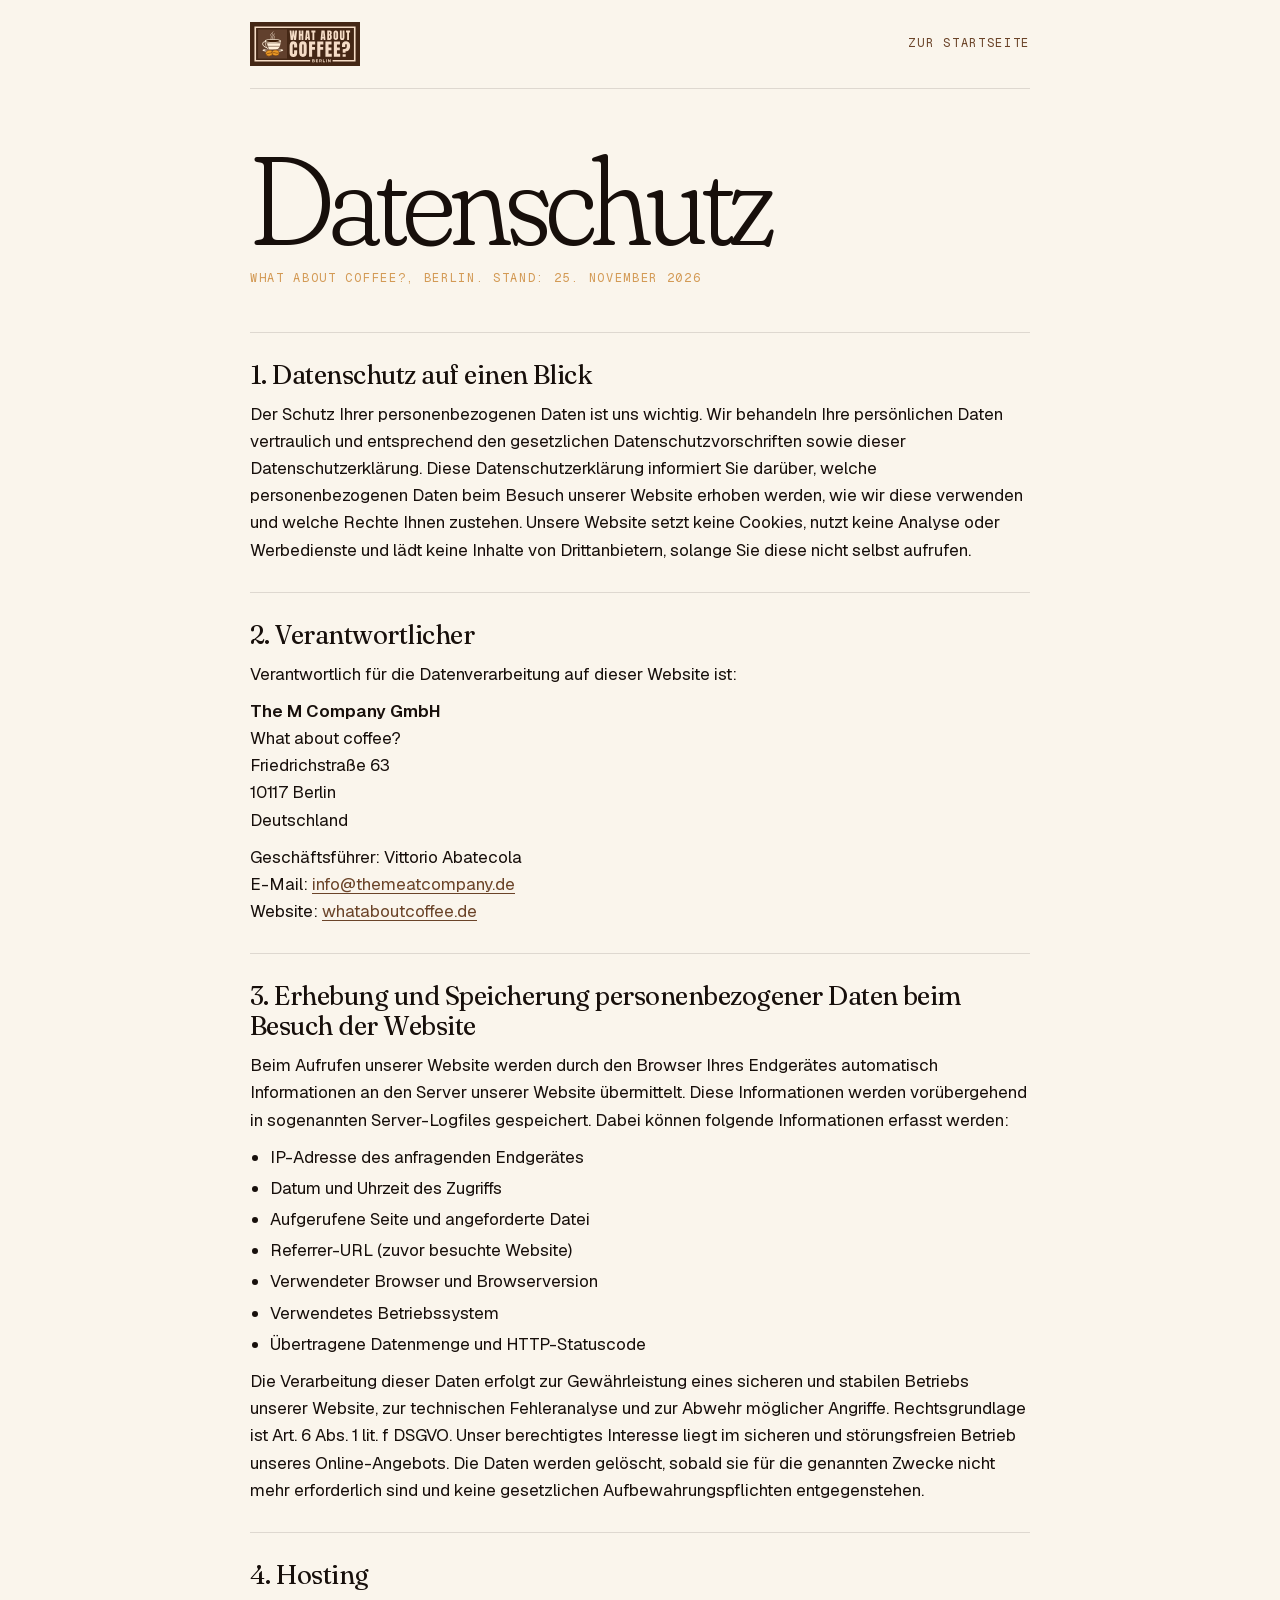
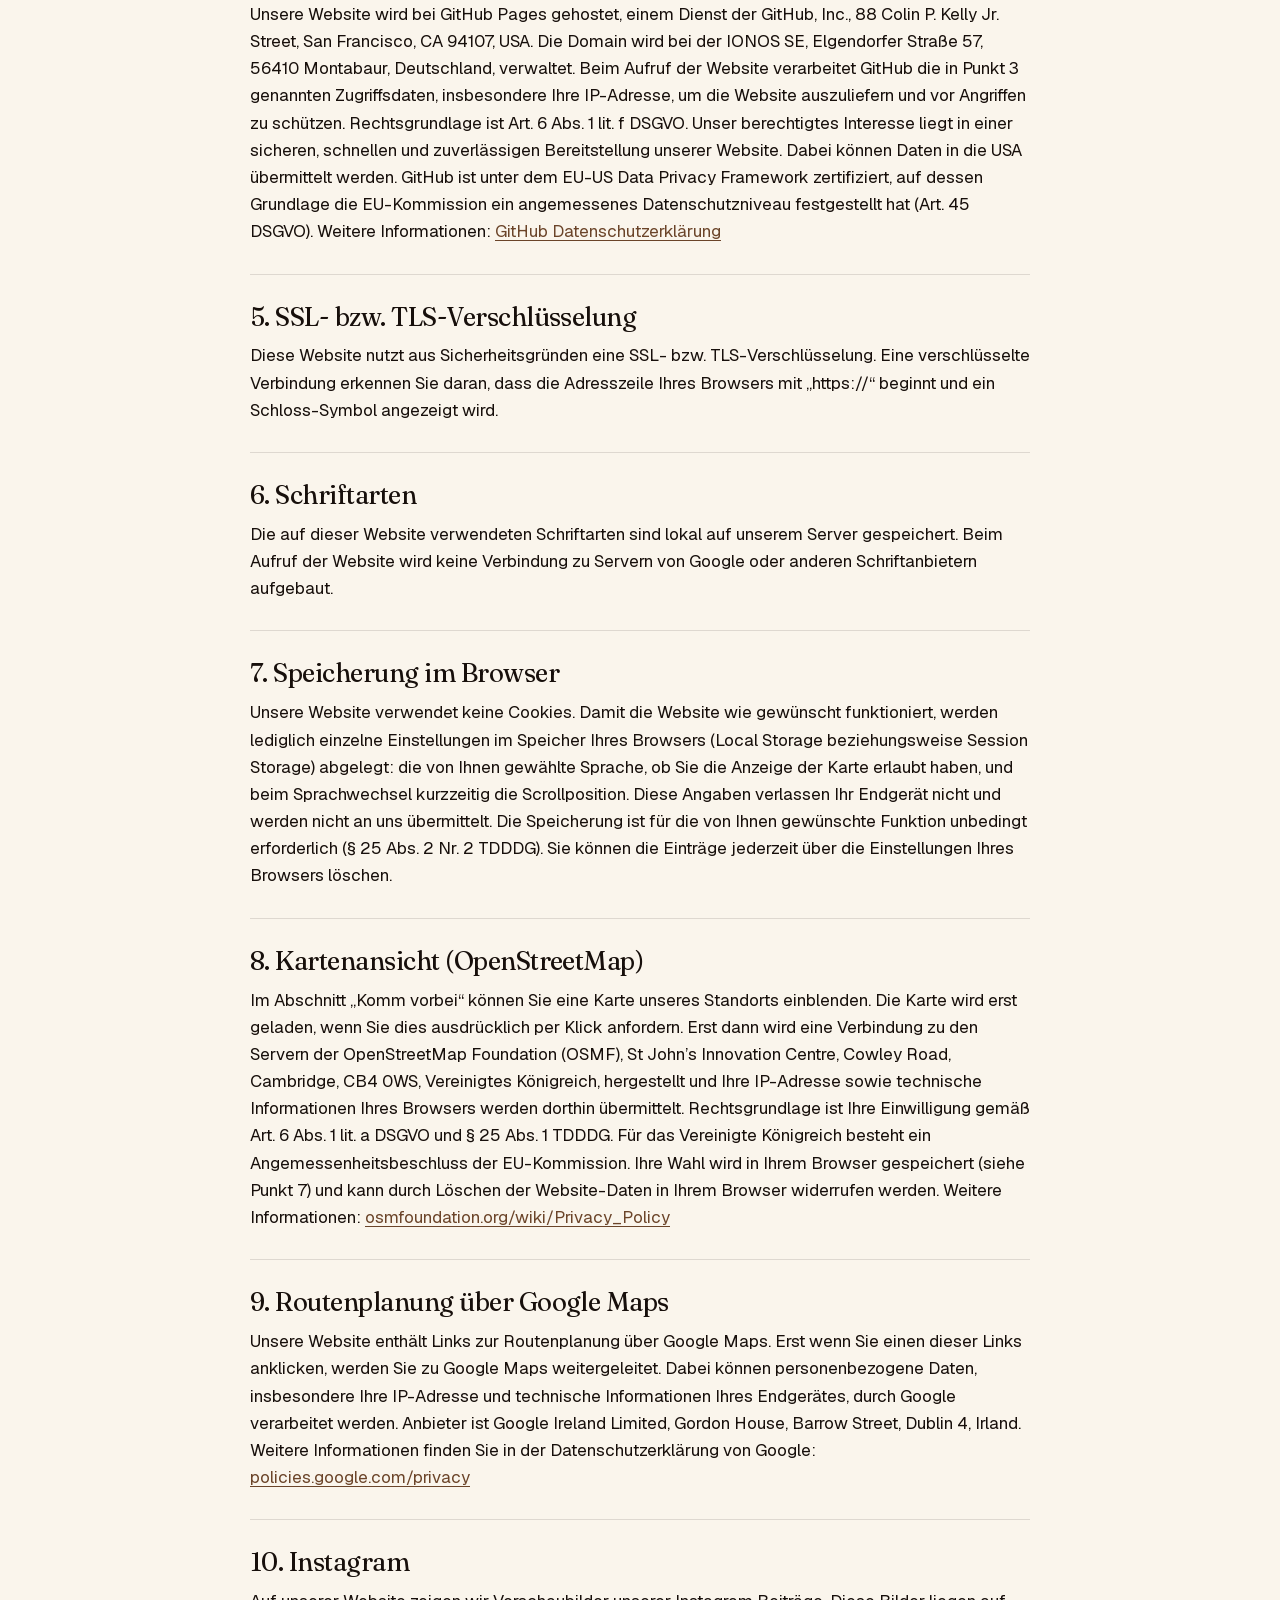
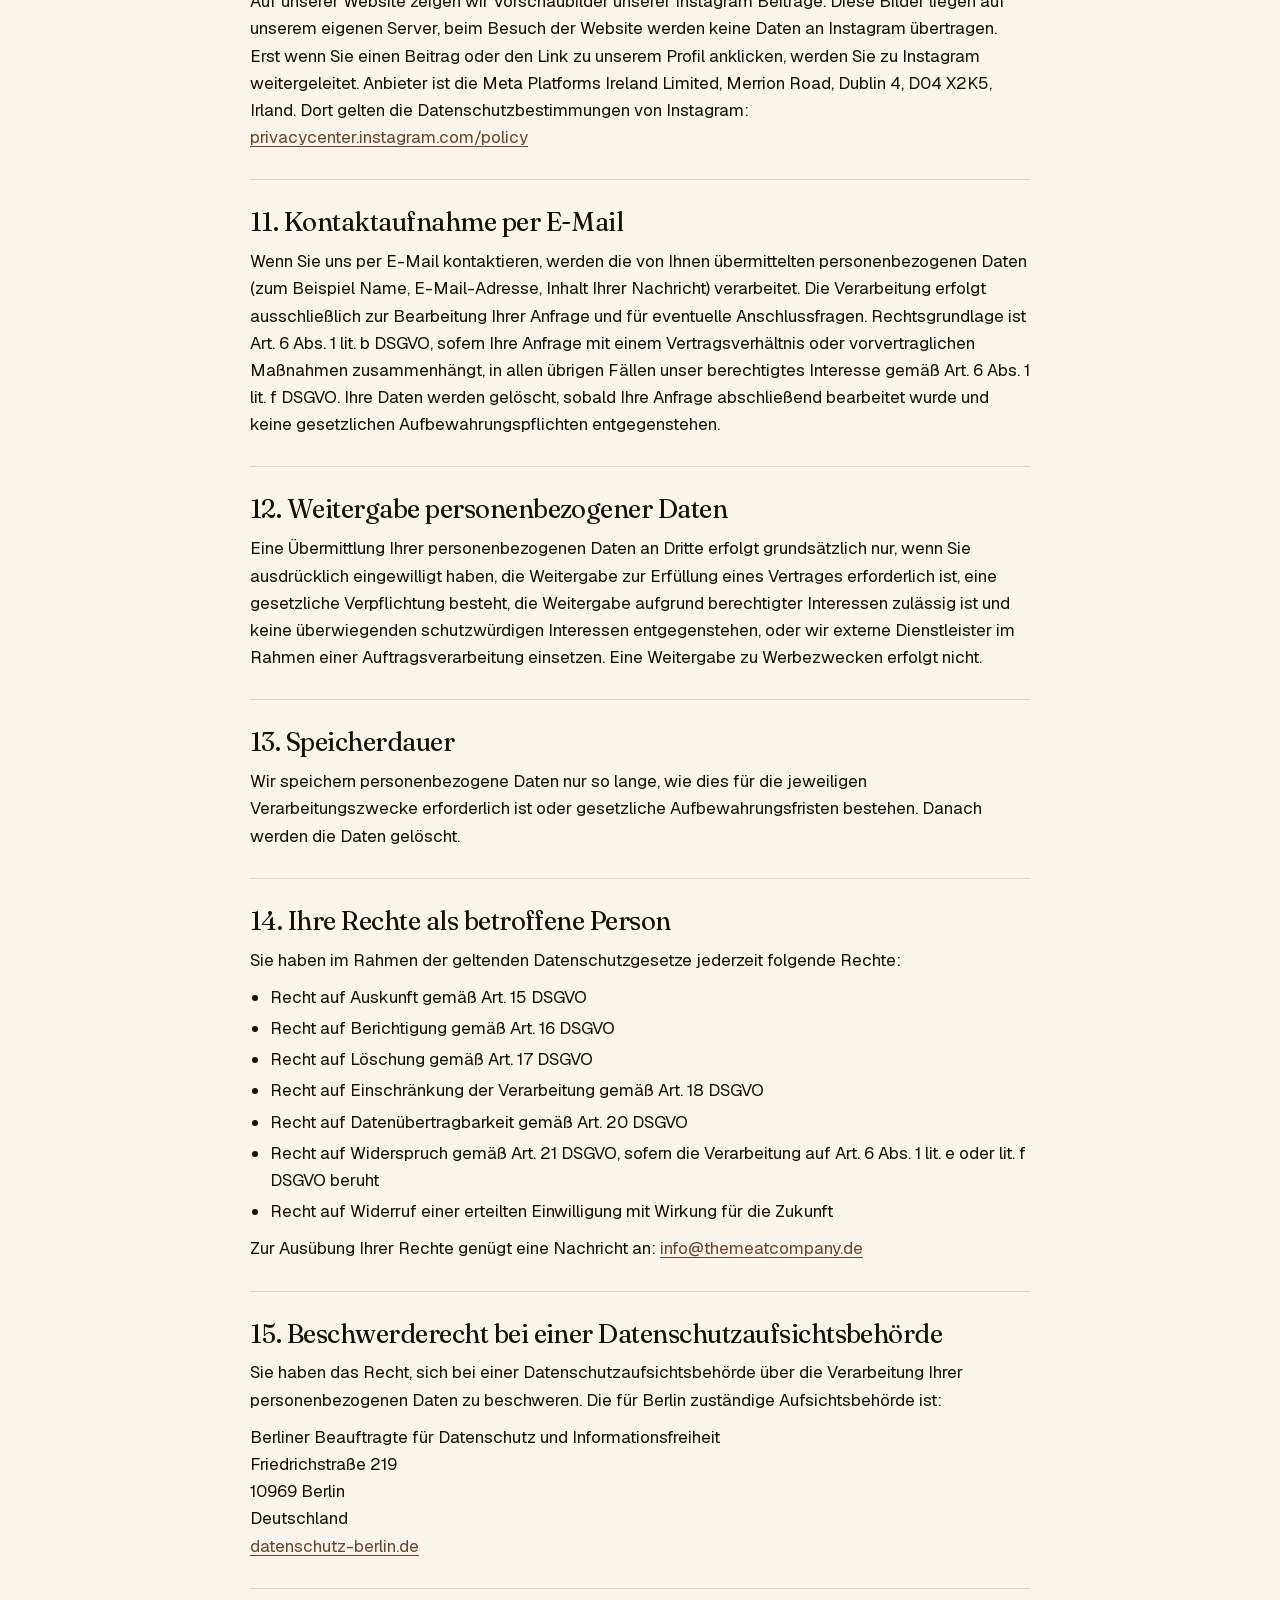
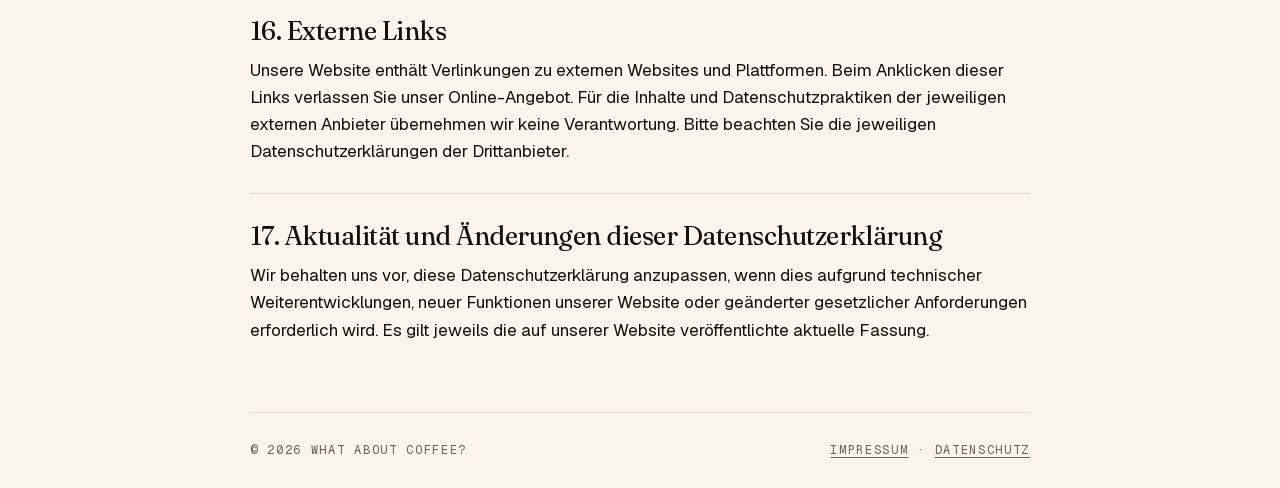
<file: datenschutz.html>
<!doctype html>
<html lang="de">
<head>
<meta charset="utf-8">
<meta name="viewport" content="width=device-width, initial-scale=1, viewport-fit=cover">
<title>Datenschutz · What about coffee?</title>
<meta name="theme-color" content="#FAF5EC">
<meta name="robots" content="noindex, follow">
<link rel="icon" href="assets/icon.svg" type="image/svg+xml">
<link rel="stylesheet" href="css/fonts.css">
<style>
:root{--espresso:#170F0B;--walnut:#6B4429;--crema:#F2E6D3;--foam:#FAF5EC;--caramel:#D39A55;--muted:#6E6157;--line:rgba(23,15,11,.12)}
*{box-sizing:border-box;margin:0;padding:0}
html{background:var(--foam);-webkit-text-size-adjust:100%}
body{background:var(--foam);color:var(--espresso);font-family:"Geist",system-ui,-apple-system,sans-serif;font-size:17px;line-height:1.6;min-height:100vh}
.wrap{max-width:820px;margin:0 auto;padding:0 20px}
header{display:flex;align-items:center;justify-content:space-between;gap:16px;padding:22px 0;border-bottom:1px solid var(--line)}
header img{height:44px;width:auto;display:block}
.back{font-family:"Geist Mono",monospace;font-size:12px;letter-spacing:.14em;text-transform:uppercase;color:var(--walnut);text-decoration:none;white-space:nowrap}
.back:hover{color:var(--espresso)}
h1{font-family:"Fraunces",serif;font-weight:300;font-variation-settings:"SOFT" 100;letter-spacing:-.045em;line-height:.9;font-size:clamp(56px,13vw,124px);margin:56px 0 12px}
.kick{font-family:"Geist Mono",monospace;font-size:12px;letter-spacing:.14em;text-transform:uppercase;color:var(--caramel);margin-bottom:44px}
section{padding:28px 0;border-top:1px solid var(--line)}
h2{font-family:"Fraunces",serif;font-weight:400;font-size:26px;letter-spacing:-.02em;line-height:1.15;margin-bottom:10px}
p+p,p+ul,ul+p{margin-top:10px}
ul{padding-left:1.2em}
li+li{margin-top:4px}
strong{font-weight:600}
a{color:var(--walnut);text-underline-offset:3px;overflow-wrap:anywhere}
footer{margin-top:40px;padding:28px 0 calc(28px + env(safe-area-inset-bottom));border-top:1px solid var(--line);font-family:"Geist Mono",monospace;font-size:12px;letter-spacing:.14em;text-transform:uppercase;color:var(--muted);display:flex;flex-wrap:wrap;justify-content:space-between;gap:10px}
footer a{color:var(--muted)}
</style>
</head>
<body>
<div class="wrap">
  <header>
    <a href="./" aria-label="Zur Startseite"><img src="assets/logo/wac-logo-original.svg" alt="What about coffee? Berlin" width="1000" height="356"></a>
    <a class="back" href="./">Zur Startseite</a>
  </header>

  <main>
    <h1>Datenschutz</h1>
    <p class="kick">What about coffee?, Berlin. Stand: 25. November 2026</p>
    <section>
      <h2>1. Datenschutz auf einen Blick</h2>
      <p>Der Schutz Ihrer personenbezogenen Daten ist uns wichtig. Wir behandeln Ihre persönlichen Daten vertraulich und entsprechend den gesetzlichen Datenschutzvorschriften sowie dieser Datenschutzerklärung. Diese Datenschutzerklärung informiert Sie darüber, welche personenbezogenen Daten beim Besuch unserer Website erhoben werden, wie wir diese verwenden und welche Rechte Ihnen zustehen. Unsere Website setzt keine Cookies, nutzt keine Analyse oder Werbedienste und lädt keine Inhalte von Drittanbietern, solange Sie diese nicht selbst aufrufen.</p>
    </section>
    <section>
      <h2>2. Verantwortlicher</h2>
      <p>Verantwortlich für die Datenverarbeitung auf dieser Website ist:</p>
      <p><strong>The M Company GmbH</strong><br>What about coffee?<br>Friedrichstraße 63<br>10117 Berlin<br>Deutschland</p>
      <p>Geschäftsführer: Vittorio Abatecola<br>E-Mail: <a href="mailto:info@themeatcompany.de">info@themeatcompany.de</a><br>Website: <a href="https://whataboutcoffee.de">whataboutcoffee.de</a></p>
    </section>
    <section>
      <h2>3. Erhebung und Speicherung personenbezogener Daten beim Besuch der Website</h2>
      <p>Beim Aufrufen unserer Website werden durch den Browser Ihres Endgerätes automatisch Informationen an den Server unserer Website übermittelt. Diese Informationen werden vorübergehend in sogenannten Server-Logfiles gespeichert. Dabei können folgende Informationen erfasst werden:</p>
      <ul><li>IP-Adresse des anfragenden Endgerätes</li><li>Datum und Uhrzeit des Zugriffs</li><li>Aufgerufene Seite und angeforderte Datei</li><li>Referrer-URL (zuvor besuchte Website)</li><li>Verwendeter Browser und Browserversion</li><li>Verwendetes Betriebssystem</li><li>Übertragene Datenmenge und HTTP-Statuscode</li></ul>
      <p>Die Verarbeitung dieser Daten erfolgt zur Gewährleistung eines sicheren und stabilen Betriebs unserer Website, zur technischen Fehleranalyse und zur Abwehr möglicher Angriffe. Rechtsgrundlage ist Art. 6 Abs. 1 lit. f DSGVO. Unser berechtigtes Interesse liegt im sicheren und störungsfreien Betrieb unseres Online-Angebots. Die Daten werden gelöscht, sobald sie für die genannten Zwecke nicht mehr erforderlich sind und keine gesetzlichen Aufbewahrungspflichten entgegenstehen.</p>
    </section>
    <section>
      <h2>4. Hosting</h2>
      <p>Unsere Website wird bei GitHub Pages gehostet, einem Dienst der GitHub, Inc., 88 Colin P. Kelly Jr. Street, San Francisco, CA 94107, USA. Die Domain wird bei der IONOS SE, Elgendorfer Straße 57, 56410 Montabaur, Deutschland, verwaltet. Beim Aufruf der Website verarbeitet GitHub die in Punkt 3 genannten Zugriffsdaten, insbesondere Ihre IP-Adresse, um die Website auszuliefern und vor Angriffen zu schützen. Rechtsgrundlage ist Art. 6 Abs. 1 lit. f DSGVO. Unser berechtigtes Interesse liegt in einer sicheren, schnellen und zuverlässigen Bereitstellung unserer Website. Dabei können Daten in die USA übermittelt werden. GitHub ist unter dem EU-US Data Privacy Framework zertifiziert, auf dessen Grundlage die EU-Kommission ein angemessenes Datenschutzniveau festgestellt hat (Art. 45 DSGVO). Weitere Informationen: <a href="https://docs.github.com/de/site-policy/privacy-policies/github-general-privacy-statement" target="_blank" rel="noopener">GitHub Datenschutzerklärung</a></p>
    </section>
    <section>
      <h2>5. SSL- bzw. TLS-Verschlüsselung</h2>
      <p>Diese Website nutzt aus Sicherheitsgründen eine SSL- bzw. TLS-Verschlüsselung. Eine verschlüsselte Verbindung erkennen Sie daran, dass die Adresszeile Ihres Browsers mit „https://“ beginnt und ein Schloss-Symbol angezeigt wird.</p>
    </section>
    <section>
      <h2>6. Schriftarten</h2>
      <p>Die auf dieser Website verwendeten Schriftarten sind lokal auf unserem Server gespeichert. Beim Aufruf der Website wird keine Verbindung zu Servern von Google oder anderen Schriftanbietern aufgebaut.</p>
    </section>
    <section>
      <h2>7. Speicherung im Browser</h2>
      <p>Unsere Website verwendet keine Cookies. Damit die Website wie gewünscht funktioniert, werden lediglich einzelne Einstellungen im Speicher Ihres Browsers (Local Storage beziehungsweise Session Storage) abgelegt: die von Ihnen gewählte Sprache, ob Sie die Anzeige der Karte erlaubt haben, und beim Sprachwechsel kurzzeitig die Scrollposition. Diese Angaben verlassen Ihr Endgerät nicht und werden nicht an uns übermittelt. Die Speicherung ist für die von Ihnen gewünschte Funktion unbedingt erforderlich (§ 25 Abs. 2 Nr. 2 TDDDG). Sie können die Einträge jederzeit über die Einstellungen Ihres Browsers löschen.</p>
    </section>
    <section>
      <h2>8. Kartenansicht (OpenStreetMap)</h2>
      <p>Im Abschnitt „Komm vorbei“ können Sie eine Karte unseres Standorts einblenden. Die Karte wird erst geladen, wenn Sie dies ausdrücklich per Klick anfordern. Erst dann wird eine Verbindung zu den Servern der OpenStreetMap Foundation (OSMF), St John’s Innovation Centre, Cowley Road, Cambridge, CB4 0WS, Vereinigtes Königreich, hergestellt und Ihre IP-Adresse sowie technische Informationen Ihres Browsers werden dorthin übermittelt. Rechtsgrundlage ist Ihre Einwilligung gemäß Art. 6 Abs. 1 lit. a DSGVO und § 25 Abs. 1 TDDDG. Für das Vereinigte Königreich besteht ein Angemessenheitsbeschluss der EU-Kommission. Ihre Wahl wird in Ihrem Browser gespeichert (siehe Punkt 7) und kann durch Löschen der Website-Daten in Ihrem Browser widerrufen werden. Weitere Informationen: <a href="https://osmfoundation.org/wiki/Privacy_Policy" target="_blank" rel="noopener">osmfoundation.org/wiki/Privacy_Policy</a></p>
    </section>
    <section>
      <h2>9. Routenplanung über Google Maps</h2>
      <p>Unsere Website enthält Links zur Routenplanung über Google Maps. Erst wenn Sie einen dieser Links anklicken, werden Sie zu Google Maps weitergeleitet. Dabei können personenbezogene Daten, insbesondere Ihre IP-Adresse und technische Informationen Ihres Endgerätes, durch Google verarbeitet werden. Anbieter ist Google Ireland Limited, Gordon House, Barrow Street, Dublin 4, Irland. Weitere Informationen finden Sie in der Datenschutzerklärung von Google: <a href="https://policies.google.com/privacy" target="_blank" rel="noopener">policies.google.com/privacy</a></p>
    </section>
    <section>
      <h2>10. Instagram</h2>
      <p>Auf unserer Website zeigen wir Vorschaubilder unserer Instagram Beiträge. Diese Bilder liegen auf unserem eigenen Server, beim Besuch der Website werden keine Daten an Instagram übertragen. Erst wenn Sie einen Beitrag oder den Link zu unserem Profil anklicken, werden Sie zu Instagram weitergeleitet. Anbieter ist die Meta Platforms Ireland Limited, Merrion Road, Dublin 4, D04 X2K5, Irland. Dort gelten die Datenschutzbestimmungen von Instagram: <a href="https://privacycenter.instagram.com/policy" target="_blank" rel="noopener">privacycenter.instagram.com/policy</a></p>
    </section>
    <section>
      <h2>11. Kontaktaufnahme per E-Mail</h2>
      <p>Wenn Sie uns per E-Mail kontaktieren, werden die von Ihnen übermittelten personenbezogenen Daten (zum Beispiel Name, E-Mail-Adresse, Inhalt Ihrer Nachricht) verarbeitet. Die Verarbeitung erfolgt ausschließlich zur Bearbeitung Ihrer Anfrage und für eventuelle Anschlussfragen. Rechtsgrundlage ist Art. 6 Abs. 1 lit. b DSGVO, sofern Ihre Anfrage mit einem Vertragsverhältnis oder vorvertraglichen Maßnahmen zusammenhängt, in allen übrigen Fällen unser berechtigtes Interesse gemäß Art. 6 Abs. 1 lit. f DSGVO. Ihre Daten werden gelöscht, sobald Ihre Anfrage abschließend bearbeitet wurde und keine gesetzlichen Aufbewahrungspflichten entgegenstehen.</p>
    </section>
    <section>
      <h2>12. Weitergabe personenbezogener Daten</h2>
      <p>Eine Übermittlung Ihrer personenbezogenen Daten an Dritte erfolgt grundsätzlich nur, wenn Sie ausdrücklich eingewilligt haben, die Weitergabe zur Erfüllung eines Vertrages erforderlich ist, eine gesetzliche Verpflichtung besteht, die Weitergabe aufgrund berechtigter Interessen zulässig ist und keine überwiegenden schutzwürdigen Interessen entgegenstehen, oder wir externe Dienstleister im Rahmen einer Auftragsverarbeitung einsetzen. Eine Weitergabe zu Werbezwecken erfolgt nicht.</p>
    </section>
    <section>
      <h2>13. Speicherdauer</h2>
      <p>Wir speichern personenbezogene Daten nur so lange, wie dies für die jeweiligen Verarbeitungszwecke erforderlich ist oder gesetzliche Aufbewahrungsfristen bestehen. Danach werden die Daten gelöscht.</p>
    </section>
    <section>
      <h2>14. Ihre Rechte als betroffene Person</h2>
      <p>Sie haben im Rahmen der geltenden Datenschutzgesetze jederzeit folgende Rechte:</p>
      <ul><li>Recht auf Auskunft gemäß Art. 15 DSGVO</li><li>Recht auf Berichtigung gemäß Art. 16 DSGVO</li><li>Recht auf Löschung gemäß Art. 17 DSGVO</li><li>Recht auf Einschränkung der Verarbeitung gemäß Art. 18 DSGVO</li><li>Recht auf Datenübertragbarkeit gemäß Art. 20 DSGVO</li><li>Recht auf Widerspruch gemäß Art. 21 DSGVO, sofern die Verarbeitung auf Art. 6 Abs. 1 lit. e oder lit. f DSGVO beruht</li><li>Recht auf Widerruf einer erteilten Einwilligung mit Wirkung für die Zukunft</li></ul>
      <p>Zur Ausübung Ihrer Rechte genügt eine Nachricht an: <a href="mailto:info@themeatcompany.de">info@themeatcompany.de</a></p>
    </section>
    <section>
      <h2>15. Beschwerderecht bei einer Datenschutzaufsichtsbehörde</h2>
      <p>Sie haben das Recht, sich bei einer Datenschutzaufsichtsbehörde über die Verarbeitung Ihrer personenbezogenen Daten zu beschweren. Die für Berlin zuständige Aufsichtsbehörde ist:</p>
      <p>Berliner Beauftragte für Datenschutz und Informationsfreiheit<br>Friedrichstraße 219<br>10969 Berlin<br>Deutschland<br><a href="https://www.datenschutz-berlin.de" target="_blank" rel="noopener">datenschutz-berlin.de</a></p>
    </section>
    <section>
      <h2>16. Externe Links</h2>
      <p>Unsere Website enthält Verlinkungen zu externen Websites und Plattformen. Beim Anklicken dieser Links verlassen Sie unser Online-Angebot. Für die Inhalte und Datenschutzpraktiken der jeweiligen externen Anbieter übernehmen wir keine Verantwortung. Bitte beachten Sie die jeweiligen Datenschutzerklärungen der Drittanbieter.</p>
    </section>
    <section>
      <h2>17. Aktualität und Änderungen dieser Datenschutzerklärung</h2>
      <p>Wir behalten uns vor, diese Datenschutzerklärung anzupassen, wenn dies aufgrund technischer Weiterentwicklungen, neuer Funktionen unserer Website oder geänderter gesetzlicher Anforderungen erforderlich wird. Es gilt jeweils die auf unserer Website veröffentlichte aktuelle Fassung.</p>
    </section>

  </main>

  <footer><span>© 2026 What about coffee?</span><span><a href="impressum.html">Impressum</a> · <a href="datenschutz.html">Datenschutz</a></span></footer>
</div>
</body>
</html>
</file>
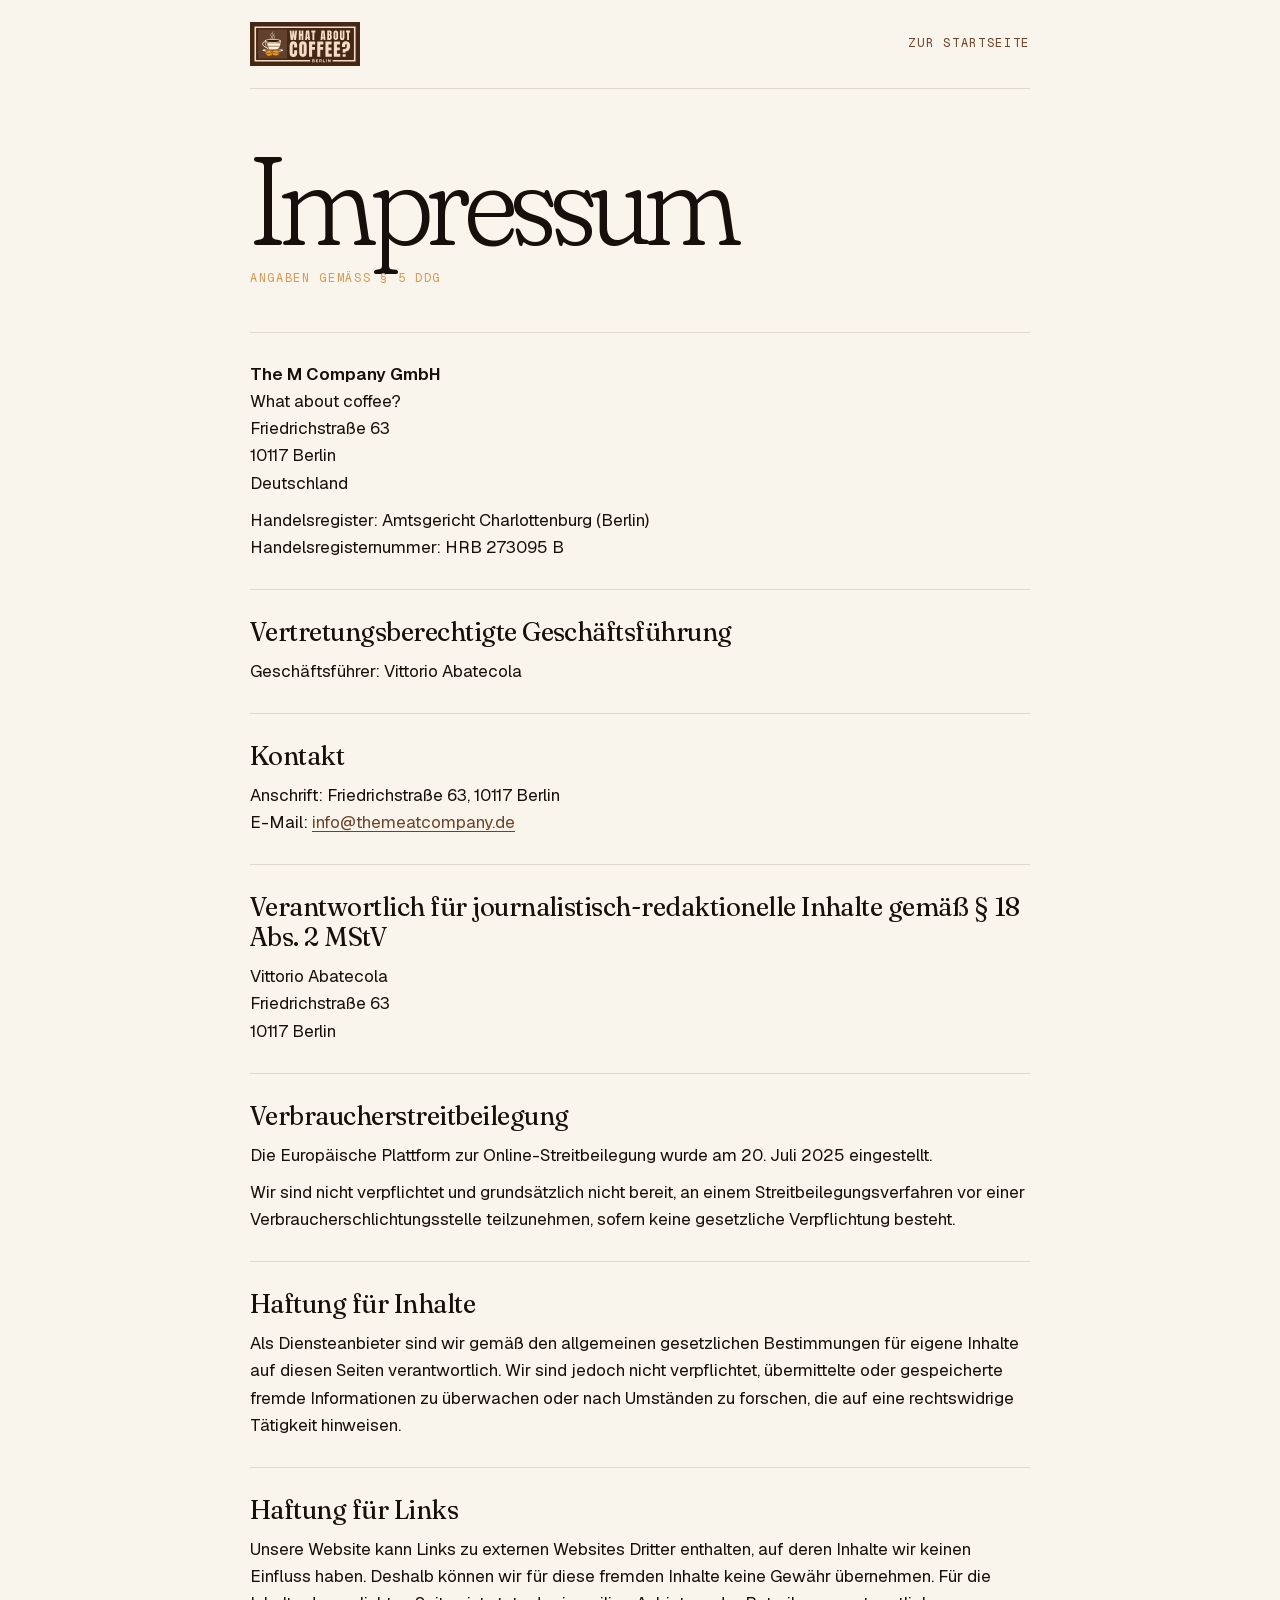
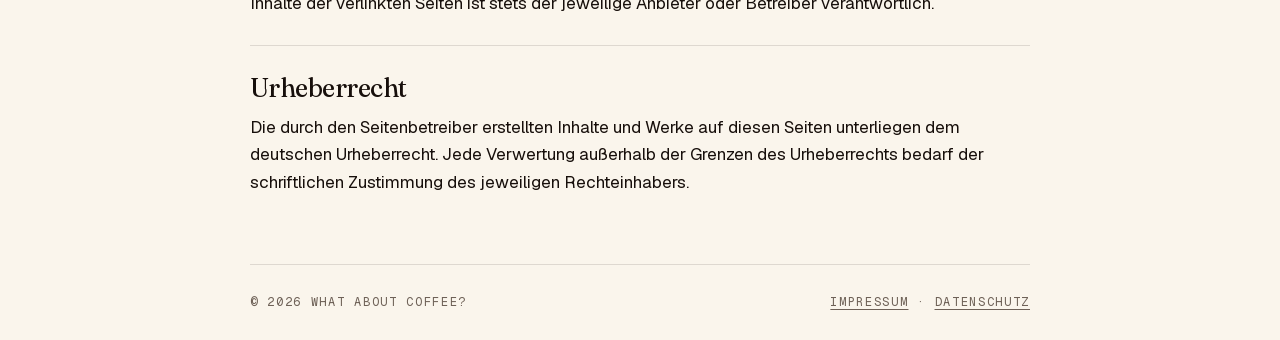
<file: impressum.html>
<!doctype html>
<html lang="de">
<head>
<meta charset="utf-8">
<meta name="viewport" content="width=device-width, initial-scale=1, viewport-fit=cover">
<title>Impressum · What about coffee?</title>
<meta name="theme-color" content="#FAF5EC">
<meta name="robots" content="noindex, follow">
<link rel="icon" href="assets/icon.svg" type="image/svg+xml">
<link rel="stylesheet" href="css/fonts.css">
<style>
:root{--espresso:#170F0B;--walnut:#6B4429;--crema:#F2E6D3;--foam:#FAF5EC;--caramel:#D39A55;--muted:#6E6157;--line:rgba(23,15,11,.12)}
*{box-sizing:border-box;margin:0;padding:0}
html{background:var(--foam);-webkit-text-size-adjust:100%}
body{background:var(--foam);color:var(--espresso);font-family:"Geist",system-ui,-apple-system,sans-serif;font-size:17px;line-height:1.6;min-height:100vh}
.wrap{max-width:820px;margin:0 auto;padding:0 20px}
header{display:flex;align-items:center;justify-content:space-between;gap:16px;padding:22px 0;border-bottom:1px solid var(--line)}
header img{height:44px;width:auto;display:block}
.back{font-family:"Geist Mono",monospace;font-size:12px;letter-spacing:.14em;text-transform:uppercase;color:var(--walnut);text-decoration:none;white-space:nowrap}
.back:hover{color:var(--espresso)}
h1{font-family:"Fraunces",serif;font-weight:300;font-variation-settings:"SOFT" 100;letter-spacing:-.045em;line-height:.9;font-size:clamp(56px,13vw,124px);margin:56px 0 12px}
.kick{font-family:"Geist Mono",monospace;font-size:12px;letter-spacing:.14em;text-transform:uppercase;color:var(--caramel);margin-bottom:44px}
section{padding:28px 0;border-top:1px solid var(--line)}
h2{font-family:"Fraunces",serif;font-weight:400;font-size:26px;letter-spacing:-.02em;line-height:1.15;margin-bottom:10px}
p+p,p+ul,ul+p{margin-top:10px}
ul{padding-left:1.2em}
li+li{margin-top:4px}
strong{font-weight:600}
a{color:var(--walnut);text-underline-offset:3px;overflow-wrap:anywhere}
footer{margin-top:40px;padding:28px 0 calc(28px + env(safe-area-inset-bottom));border-top:1px solid var(--line);font-family:"Geist Mono",monospace;font-size:12px;letter-spacing:.14em;text-transform:uppercase;color:var(--muted);display:flex;flex-wrap:wrap;justify-content:space-between;gap:10px}
footer a{color:var(--muted)}
</style>
</head>
<body>
<div class="wrap">
  <header>
    <a href="./" aria-label="Zur Startseite"><img src="assets/logo/wac-logo-original.svg" alt="What about coffee? Berlin" width="1000" height="356"></a>
    <a class="back" href="./">Zur Startseite</a>
  </header>

  <main>
    <h1>Impressum</h1>
    <p class="kick">Angaben gemäß § 5 DDG</p>
    <section>
      <p><strong>The M Company GmbH</strong><br>What about coffee?<br>Friedrichstraße 63<br>10117 Berlin<br>Deutschland</p>
      <p>Handelsregister: Amtsgericht Charlottenburg (Berlin)<br>Handelsregisternummer: HRB 273095 B</p>
    </section>
    <section>
      <h2>Vertretungsberechtigte Geschäftsführung</h2>
      <p>Geschäftsführer: Vittorio Abatecola</p>
    </section>
    <section>
      <h2>Kontakt</h2>
      <p>Anschrift: Friedrichstraße 63, 10117 Berlin<br>E-Mail: <a href="mailto:info@themeatcompany.de">info@themeatcompany.de</a></p>
    </section>
    <section>
      <h2>Verantwortlich für journalistisch-redaktionelle Inhalte gemäß § 18 Abs. 2 MStV</h2>
      <p>Vittorio Abatecola<br>Friedrichstraße 63<br>10117 Berlin</p>
    </section>
    <section>
      <h2>Verbraucherstreitbeilegung</h2>
      <p>Die Europäische Plattform zur Online-Streitbeilegung wurde am 20. Juli 2025 eingestellt.</p>
      <p>Wir sind nicht verpflichtet und grundsätzlich nicht bereit, an einem Streitbeilegungsverfahren vor einer Verbraucherschlichtungsstelle teilzunehmen, sofern keine gesetzliche Verpflichtung besteht.</p>
    </section>
    <section>
      <h2>Haftung für Inhalte</h2>
      <p>Als Diensteanbieter sind wir gemäß den allgemeinen gesetzlichen Bestimmungen für eigene Inhalte auf diesen Seiten verantwortlich. Wir sind jedoch nicht verpflichtet, übermittelte oder gespeicherte fremde Informationen zu überwachen oder nach Umständen zu forschen, die auf eine rechtswidrige Tätigkeit hinweisen.</p>
    </section>
    <section>
      <h2>Haftung für Links</h2>
      <p>Unsere Website kann Links zu externen Websites Dritter enthalten, auf deren Inhalte wir keinen Einfluss haben. Deshalb können wir für diese fremden Inhalte keine Gewähr übernehmen. Für die Inhalte der verlinkten Seiten ist stets der jeweilige Anbieter oder Betreiber verantwortlich.</p>
    </section>
    <section>
      <h2>Urheberrecht</h2>
      <p>Die durch den Seitenbetreiber erstellten Inhalte und Werke auf diesen Seiten unterliegen dem deutschen Urheberrecht. Jede Verwertung außerhalb der Grenzen des Urheberrechts bedarf der schriftlichen Zustimmung des jeweiligen Rechteinhabers.</p>
    </section>

  </main>

  <footer><span>© 2026 What about coffee?</span><span><a href="impressum.html">Impressum</a> · <a href="datenschutz.html">Datenschutz</a></span></footer>
</div>
</body>
</html>
</file>
<file: css/fonts.css>
/* Generiert von tools/fonts_lokal.py, Schriften lokal (OFL) */
/* vietnamese */
@font-face {
  font-family: 'Fraunces';
  font-style: italic;
  font-weight: 100 900;
  font-display: swap;
  src: url(../assets/fonts/d9d0a04e3296.woff2) format('woff2');
  unicode-range: U+0102-0103, U+0110-0111, U+0128-0129, U+0168-0169, U+01A0-01A1, U+01AF-01B0, U+0300-0301, U+0303-0304, U+0308-0309, U+0323, U+0329, U+1EA0-1EF9, U+20AB;
}
/* latin-ext */
@font-face {
  font-family: 'Fraunces';
  font-style: italic;
  font-weight: 100 900;
  font-display: swap;
  src: url(../assets/fonts/2ea8abfdb20b.woff2) format('woff2');
  unicode-range: U+0100-02BA, U+02BD-02C5, U+02C7-02CC, U+02CE-02D7, U+02DD-02FF, U+0304, U+0308, U+0329, U+1D00-1DBF, U+1E00-1E9F, U+1EF2-1EFF, U+2020, U+20A0-20AB, U+20AD-20C4, U+2113, U+2C60-2C7F, U+A720-A7FF;
}
/* latin */
@font-face {
  font-family: 'Fraunces';
  font-style: italic;
  font-weight: 100 900;
  font-display: swap;
  src: url(../assets/fonts/aeae65cbd0ff.woff2) format('woff2');
  unicode-range: U+0000-00FF, U+0131, U+0152-0153, U+02BB-02BC, U+02C6, U+02DA, U+02DC, U+0304, U+0308, U+0329, U+2000-206F, U+20AC, U+2122, U+2191, U+2193, U+2212, U+2215, U+FEFF, U+FFFD;
}
/* vietnamese */
@font-face {
  font-family: 'Fraunces';
  font-style: normal;
  font-weight: 100 900;
  font-display: swap;
  src: url(../assets/fonts/8b6d07aaa086.woff2) format('woff2');
  unicode-range: U+0102-0103, U+0110-0111, U+0128-0129, U+0168-0169, U+01A0-01A1, U+01AF-01B0, U+0300-0301, U+0303-0304, U+0308-0309, U+0323, U+0329, U+1EA0-1EF9, U+20AB;
}
/* latin-ext */
@font-face {
  font-family: 'Fraunces';
  font-style: normal;
  font-weight: 100 900;
  font-display: swap;
  src: url(../assets/fonts/87eba1bfb06f.woff2) format('woff2');
  unicode-range: U+0100-02BA, U+02BD-02C5, U+02C7-02CC, U+02CE-02D7, U+02DD-02FF, U+0304, U+0308, U+0329, U+1D00-1DBF, U+1E00-1E9F, U+1EF2-1EFF, U+2020, U+20A0-20AB, U+20AD-20C4, U+2113, U+2C60-2C7F, U+A720-A7FF;
}
/* latin */
@font-face {
  font-family: 'Fraunces';
  font-style: normal;
  font-weight: 100 900;
  font-display: swap;
  src: url(../assets/fonts/49e2c416f20b.woff2) format('woff2');
  unicode-range: U+0000-00FF, U+0131, U+0152-0153, U+02BB-02BC, U+02C6, U+02DA, U+02DC, U+0304, U+0308, U+0329, U+2000-206F, U+20AC, U+2122, U+2191, U+2193, U+2212, U+2215, U+FEFF, U+FFFD;
}
/* cyrillic-ext */
@font-face {
  font-family: 'Geist';
  font-style: normal;
  font-weight: 300 700;
  font-display: swap;
  src: url(../assets/fonts/68a810e547bc.woff2) format('woff2');
  unicode-range: U+0460-052F, U+1C80-1C8A, U+20B4, U+2DE0-2DFF, U+A640-A69F, U+FE2E-FE2F;
}
/* cyrillic */
@font-face {
  font-family: 'Geist';
  font-style: normal;
  font-weight: 300 700;
  font-display: swap;
  src: url(../assets/fonts/a1c8a0c8f3f5.woff2) format('woff2');
  unicode-range: U+0301, U+0400-045F, U+0490-0491, U+04B0-04B1, U+2116;
}
/* vietnamese */
@font-face {
  font-family: 'Geist';
  font-style: normal;
  font-weight: 300 700;
  font-display: swap;
  src: url(../assets/fonts/a625f9acf459.woff2) format('woff2');
  unicode-range: U+0102-0103, U+0110-0111, U+0128-0129, U+0168-0169, U+01A0-01A1, U+01AF-01B0, U+0300-0301, U+0303-0304, U+0308-0309, U+0323, U+0329, U+1EA0-1EF9, U+20AB;
}
/* latin-ext */
@font-face {
  font-family: 'Geist';
  font-style: normal;
  font-weight: 300 700;
  font-display: swap;
  src: url(../assets/fonts/e6da4874bc09.woff2) format('woff2');
  unicode-range: U+0100-02BA, U+02BD-02C5, U+02C7-02CC, U+02CE-02D7, U+02DD-02FF, U+0304, U+0308, U+0329, U+1D00-1DBF, U+1E00-1E9F, U+1EF2-1EFF, U+2020, U+20A0-20AB, U+20AD-20C4, U+2113, U+2C60-2C7F, U+A720-A7FF;
}
/* latin */
@font-face {
  font-family: 'Geist';
  font-style: normal;
  font-weight: 300 700;
  font-display: swap;
  src: url(../assets/fonts/edc7ad59a4fc.woff2) format('woff2');
  unicode-range: U+0000-00FF, U+0131, U+0152-0153, U+02BB-02BC, U+02C6, U+02DA, U+02DC, U+0304, U+0308, U+0329, U+2000-206F, U+20AC, U+2122, U+2191, U+2193, U+2212, U+2215, U+FEFF, U+FFFD;
}
/* cyrillic-ext */
@font-face {
  font-family: 'Geist Mono';
  font-style: normal;
  font-weight: 400;
  font-display: swap;
  src: url(../assets/fonts/dae6a07f167f.woff2) format('woff2');
  unicode-range: U+0460-052F, U+1C80-1C8A, U+20B4, U+2DE0-2DFF, U+A640-A69F, U+FE2E-FE2F;
}
/* cyrillic */
@font-face {
  font-family: 'Geist Mono';
  font-style: normal;
  font-weight: 400;
  font-display: swap;
  src: url(../assets/fonts/dcb71be33572.woff2) format('woff2');
  unicode-range: U+0301, U+0400-045F, U+0490-0491, U+04B0-04B1, U+2116;
}
/* symbols2 */
@font-face {
  font-family: 'Geist Mono';
  font-style: normal;
  font-weight: 400;
  font-display: swap;
  src: url(../assets/fonts/1ce8b640db91.woff2) format('woff2');
  unicode-range: U+2000-2001, U+2004-2008, U+200A, U+23B8-23BD, U+2500-259F;
}
/* vietnamese */
@font-face {
  font-family: 'Geist Mono';
  font-style: normal;
  font-weight: 400;
  font-display: swap;
  src: url(../assets/fonts/e4bb3dddb89a.woff2) format('woff2');
  unicode-range: U+0102-0103, U+0110-0111, U+0128-0129, U+0168-0169, U+01A0-01A1, U+01AF-01B0, U+0300-0301, U+0303-0304, U+0308-0309, U+0323, U+0329, U+1EA0-1EF9, U+20AB;
}
/* latin-ext */
@font-face {
  font-family: 'Geist Mono';
  font-style: normal;
  font-weight: 400;
  font-display: swap;
  src: url(../assets/fonts/afda9bccb242.woff2) format('woff2');
  unicode-range: U+0100-02BA, U+02BD-02C5, U+02C7-02CC, U+02CE-02D7, U+02DD-02FF, U+0304, U+0308, U+0329, U+1D00-1DBF, U+1E00-1E9F, U+1EF2-1EFF, U+2020, U+20A0-20AB, U+20AD-20C4, U+2113, U+2C60-2C7F, U+A720-A7FF;
}
/* latin */
@font-face {
  font-family: 'Geist Mono';
  font-style: normal;
  font-weight: 400;
  font-display: swap;
  src: url(../assets/fonts/01c0aaee1ceb.woff2) format('woff2');
  unicode-range: U+0000-00FF, U+0131, U+0152-0153, U+02BB-02BC, U+02C6, U+02DA, U+02DC, U+0304, U+0308, U+0329, U+2000-206F, U+20AC, U+2122, U+2191, U+2193, U+2212, U+2215, U+FEFF, U+FFFD;
}
/* cyrillic-ext */
@font-face {
  font-family: 'Geist Mono';
  font-style: normal;
  font-weight: 500;
  font-display: swap;
  src: url(../assets/fonts/dae6a07f167f.woff2) format('woff2');
  unicode-range: U+0460-052F, U+1C80-1C8A, U+20B4, U+2DE0-2DFF, U+A640-A69F, U+FE2E-FE2F;
}
/* cyrillic */
@font-face {
  font-family: 'Geist Mono';
  font-style: normal;
  font-weight: 500;
  font-display: swap;
  src: url(../assets/fonts/dcb71be33572.woff2) format('woff2');
  unicode-range: U+0301, U+0400-045F, U+0490-0491, U+04B0-04B1, U+2116;
}
/* symbols2 */
@font-face {
  font-family: 'Geist Mono';
  font-style: normal;
  font-weight: 500;
  font-display: swap;
  src: url(../assets/fonts/1ce8b640db91.woff2) format('woff2');
  unicode-range: U+2000-2001, U+2004-2008, U+200A, U+23B8-23BD, U+2500-259F;
}
/* vietnamese */
@font-face {
  font-family: 'Geist Mono';
  font-style: normal;
  font-weight: 500;
  font-display: swap;
  src: url(../assets/fonts/e4bb3dddb89a.woff2) format('woff2');
  unicode-range: U+0102-0103, U+0110-0111, U+0128-0129, U+0168-0169, U+01A0-01A1, U+01AF-01B0, U+0300-0301, U+0303-0304, U+0308-0309, U+0323, U+0329, U+1EA0-1EF9, U+20AB;
}
/* latin-ext */
@font-face {
  font-family: 'Geist Mono';
  font-style: normal;
  font-weight: 500;
  font-display: swap;
  src: url(../assets/fonts/afda9bccb242.woff2) format('woff2');
  unicode-range: U+0100-02BA, U+02BD-02C5, U+02C7-02CC, U+02CE-02D7, U+02DD-02FF, U+0304, U+0308, U+0329, U+1D00-1DBF, U+1E00-1E9F, U+1EF2-1EFF, U+2020, U+20A0-20AB, U+20AD-20C4, U+2113, U+2C60-2C7F, U+A720-A7FF;
}
/* latin */
@font-face {
  font-family: 'Geist Mono';
  font-style: normal;
  font-weight: 500;
  font-display: swap;
  src: url(../assets/fonts/01c0aaee1ceb.woff2) format('woff2');
  unicode-range: U+0000-00FF, U+0131, U+0152-0153, U+02BB-02BC, U+02C6, U+02DA, U+02DC, U+0304, U+0308, U+0329, U+2000-206F, U+20AC, U+2122, U+2191, U+2193, U+2212, U+2215, U+FEFF, U+FFFD;
}
</file>
<file: css/style.css>
/* What about coffee? Website, Entwurf Oktober 2026
   Schrift: Fraunces (Display, SOFT 100), Geist (Text), Geist Mono (Etiketten) */

:root {
  --espresso: #170F0B;
  --roast: #24170F;
  --walnut: #6B4429;
  --crema: #F2E6D3;
  --foam: #FAF5EC;
  --caramel: #D39A55;
  --ink: #1A120D;
  --muted: #6E6157;
  --tint: #D39A55;

  --f-display: 'Fraunces', 'Times New Roman', serif;
  --f-body: 'Geist', system-ui, -apple-system, sans-serif;
  --f-mono: 'Geist Mono', ui-monospace, monospace;

  --pad: clamp(20px, 4vw, 64px);
  --ease: cubic-bezier(.22, 1, .36, 1);
  --nav-h: 76px;
}

*, *::before, *::after { box-sizing: border-box; }
html { -webkit-text-size-adjust: 100%; }
html.lenis, html.lenis body { height: auto; }
.lenis.lenis-smooth { scroll-behavior: auto !important; }
.lenis.lenis-stopped { overflow: hidden; }

body {
  margin: 0;
  background: var(--foam);
  color: var(--ink);
  font-family: var(--f-body);
  font-size: 16px;
  line-height: 1.5;
  -webkit-font-smoothing: antialiased;
  -moz-osx-font-smoothing: grayscale;
  overflow-x: hidden;
}
body.is-loading { overflow: hidden; height: 100svh; }

/* Filmkorn über allem, ganz leicht */
body::after {
  content: '';
  position: fixed; inset: -50%;
  z-index: 90;
  pointer-events: none;
  background-image: url("data:image/svg+xml,%3Csvg xmlns='http://www.w3.org/2000/svg' width='200' height='200'%3E%3Cfilter id='n'%3E%3CfeTurbulence type='fractalNoise' baseFrequency='.85' numOctaves='3' stitchTiles='stitch'/%3E%3C/filter%3E%3Crect width='100%25' height='100%25' filter='url(%23n)' opacity='.55'/%3E%3C/svg%3E");
  opacity: .055;
  animation: grain 1.2s steps(4) infinite;
}
@keyframes grain {
  0% { transform: translate(0, 0); } 25% { transform: translate(-3%, 2%); }
  50% { transform: translate(2%, -3%); } 75% { transform: translate(-2%, -1%); } 100% { transform: translate(0, 0); }
}

img { display: block; max-width: 100%; }
a { color: inherit; }
button { font: inherit; color: inherit; background: none; border: 0; padding: 0; cursor: pointer; }
h1, h2, h3, p, ul, figure { margin: 0; }
ul { padding: 0; list-style: none; }
::selection { background: var(--caramel); color: var(--espresso); }
:focus-visible { outline: 2px solid var(--caramel); outline-offset: 4px; border-radius: 6px; }

em { font-style: italic; }

/* Display Typo */
.hero__title, .manifest__text, .karte__title, .panel__name, .quiz__title, .story__title, .step__name,
.spot__title, .spot__lead, .reels__title, .visit__title, .foot__ask, .foot__mark, .stat__num, .quiz__q, .result__name,
.menu__links, .loader__word, .reel__cap, .spot__features b, .quiz__answer b,
.board__title, .board__tab b, .bgroup__name {
  font-family: var(--f-display);
  font-variation-settings: "SOFT" 100, "WONK" 0;
  font-optical-sizing: auto;
}
.hero__title em, .karte__title em, .quiz__title em, .story__title em, .spot__title em, .reels__title em,
.visit__title em, .foot__ask em, .panel__name em, .hero__rot, .loader__word, .result__type, .reel__cap, .board__word {
  font-style: italic;
  font-variation-settings: "SOFT" 100, "WONK" 1;
}

.split-lines { display: block; }
.split-lines .line-mask { padding-bottom: .06em; margin-bottom: -.06em; }

.label {
  display: flex; gap: 12px; align-items: center;
  font: 500 12px/1 var(--f-mono);
  letter-spacing: .14em; text-transform: uppercase;
  color: var(--muted);
}
.label > span:first-child { color: var(--caramel); }
.label--light { color: rgba(242, 230, 211, .6); }

.eyebrow {
  display: flex; gap: 18px; align-items: center;
  font: 500 12px/1 var(--f-mono); letter-spacing: .14em; text-transform: uppercase;
}
.eyebrow span + span::before {
  content: ''; display: inline-block; width: 5px; height: 5px; border-radius: 50%;
  background: var(--tint); margin-right: 18px; vertical-align: middle; transform: translateY(-1px);
}

/* Buttons */
.btn {
  position: relative;
  display: inline-flex; align-items: center; gap: 12px;
  height: 56px; padding: 0 28px;
  border-radius: 999px;
  font: 500 15px/1 var(--f-body); letter-spacing: -.005em;
  text-decoration: none; white-space: nowrap;
  overflow: hidden;
  transition: background-color .5s var(--ease), color .5s var(--ease);
  will-change: transform;
}
.btn span, .btn svg { position: relative; z-index: 1; }
.btn svg { width: 18px; height: 18px; fill: none; stroke: currentColor; stroke-width: 1.8; stroke-linecap: round; stroke-linejoin: round; transition: transform .5s var(--ease); }
.btn:hover svg { transform: translateX(4px); }
.btn--solid { background: var(--crema); color: var(--espresso); }
.btn--solid:hover { background: var(--caramel); }
.visit .btn--solid { background: var(--espresso); color: var(--crema); }
.visit .btn--solid:hover { background: var(--walnut); }
.btn--ghost { background: rgba(242, 230, 211, .1); color: var(--crema); backdrop-filter: blur(12px); -webkit-backdrop-filter: blur(12px); }
.btn--ghost:hover { background: rgba(242, 230, 211, .2); }
.btn--ghost-dark { background: rgba(26, 18, 13, .07); color: var(--ink); }
.btn--ghost-dark:hover { background: rgba(26, 18, 13, .14); }
.btn--light { background: rgba(242, 230, 211, .1); color: var(--crema); }
.btn--light:hover { background: var(--crema); color: var(--espresso); }
.btn--light:hover svg { transform: translate(3px, -3px); }

/* ───────── Loader ───────── */
.loader {
  position: fixed; inset: 0; z-index: 100;
  display: flex; flex-direction: column; align-items: center; justify-content: center; gap: 18px;
  background: var(--espresso); color: var(--crema);
}
.loader__logo { position: relative; width: min(320px, 70vw); aspect-ratio: 1000 / 356; }
.loader__logo svg { position: absolute; inset: 0; width: 100%; height: 100%; }
.loader__base { opacity: .14; }
.loader__full { clip-path: inset(100% 0 0 0); }
.loader__count { font: 500 13px/1 var(--f-mono); letter-spacing: .12em; opacity: .7; }
.loader__word { font-size: 22px; opacity: .55; }

/* ───────── Cursor ───────── */
.cursor, .cursor-dot { display: none; }
@media (hover: hover) and (pointer: fine) {
  html.has-cursor, html.has-cursor a, html.has-cursor button { cursor: none; }
  .cursor {
    display: flex; align-items: center; justify-content: center;
    position: fixed; left: 0; top: 0; z-index: 95;
    width: 40px; height: 40px; margin: -20px 0 0 -20px;
    border-radius: 50%;
    background: rgba(211, 154, 85, .22);
    pointer-events: none;
    transition: width .45s var(--ease), height .45s var(--ease), margin .45s var(--ease), background-color .45s var(--ease), opacity .3s;
    will-change: transform;
  }
  .cursor__label { font: 500 11px/1 var(--f-mono); letter-spacing: .1em; text-transform: uppercase; color: var(--espresso); opacity: 0; transition: opacity .3s; }
  .cursor.is-hover { width: 64px; height: 64px; margin: -32px 0 0 -32px; background: rgba(211, 154, 85, .35); }
  .cursor.is-label { width: 96px; height: 96px; margin: -48px 0 0 -48px; background: var(--caramel); }
  .cursor.is-label .cursor__label { opacity: 1; }
  .cursor.is-hidden, .cursor-dot.is-hidden { opacity: 0; }
  .cursor-dot {
    display: block; position: fixed; left: 0; top: 0; z-index: 96;
    width: 6px; height: 6px; margin: -3px 0 0 -3px; border-radius: 50%;
    background: var(--caramel); pointer-events: none; transition: opacity .3s;
  }
}

/* ───────── Nav ───────── */
.nav {
  position: fixed; top: 0; left: 0; right: 0; z-index: 60;
  height: var(--nav-h);
  display: flex; align-items: center; justify-content: space-between; gap: 24px;
  padding: 0 var(--pad);
  color: var(--crema);
  transition: color .5s var(--ease), transform .7s var(--ease);
}
.nav.is-light { color: var(--ink); }
.nav.is-hidden { transform: translateY(-110%); }
.nav__logo { flex: 1 1 0; display: flex; align-items: center; text-decoration: none; }
.nav__mark { display: block; width: auto; height: 46px; aspect-ratio: 1000 / 356; }
.nav__links { display: flex; gap: 34px; }
.nav__links a, .foot__links a {
  position: relative; text-decoration: none; font-size: 14px; font-weight: 450;
}
.nav__links a::after, .foot__links a::after {
  content: ''; position: absolute; left: 0; right: 0; bottom: -4px; height: 1px; background: currentColor;
  transform: scaleX(0); transform-origin: right; transition: transform .5s var(--ease);
}
.nav__links a:hover::after, .foot__links a:hover::after { transform: scaleX(1); transform-origin: left; }
.nav__cta { display: flex; align-items: center; gap: 10px; text-decoration: none; font-size: 14px; font-weight: 500; }
.nav__burger { display: none; width: 44px; height: 44px; position: relative; }
.nav__burger span { position: absolute; left: 10px; right: 10px; height: 1.6px; background: currentColor; transition: transform .5s var(--ease); }
.nav__burger span:first-child { top: 17px; } .nav__burger span:last-child { top: 26px; }
.nav__burger[aria-expanded="true"] span:first-child { transform: translateY(4.5px) rotate(45deg); }
.nav__burger[aria-expanded="true"] span:last-child { transform: translateY(-4.5px) rotate(-45deg); }

.status-dot { position: relative; width: 9px; height: 9px; border-radius: 50%; background: #7FBF6A; flex: none; }
.status-dot::after { content: ''; position: absolute; inset: 0; border-radius: 50%; background: inherit; animation: pulse 2s var(--ease) infinite; }
.status-dot.is-closed { background: #D0574A; }
.status-dot.is-closed::after { animation: none; }
@keyframes pulse { 0% { transform: scale(1); opacity: .7; } 100% { transform: scale(3.2); opacity: 0; } }

.menu {
  position: fixed; inset: 0; z-index: 55;
  display: flex; flex-direction: column; justify-content: space-between;
  padding: calc(var(--nav-h) + 6vh) var(--pad) 6vh;
  background: var(--espresso); color: var(--crema);
  clip-path: circle(0% at calc(100% - 42px) 38px);
  transition: clip-path .9s var(--ease);
  visibility: hidden;
}
.menu.is-open { clip-path: circle(150% at calc(100% - 42px) 38px); visibility: visible; }
.menu__links { display: flex; flex-direction: column; gap: 4px; }
.menu__links a { font-size: clamp(44px, 12vw, 72px); font-weight: 300; letter-spacing: -.04em; line-height: 1.08; text-decoration: none; }
.menu__foot { display: flex; flex-direction: column; gap: 8px; font: 500 12px/1.4 var(--f-mono); letter-spacing: .1em; text-transform: uppercase; opacity: .7; }

/* ───────── Hero ───────── */
.hero {
  position: relative;
  height: 100svh; min-height: 640px;
  overflow: hidden;
  background: radial-gradient(120% 90% at 20% 90%, #3a2416 0%, var(--espresso) 60%);
  color: var(--crema);
  isolation: isolate;
}
.hero__video {
  position: absolute; inset: 0; z-index: -2;
  width: 100%; height: 100%; object-fit: cover; object-position: center;
  background: var(--espresso);
  transform-origin: 50% 40%; will-change: transform;
}
/* Nur so viel Schatten wie für die Schrift nötig: oben für die Navigation, unten links für den Text */
.hero__shade {
  position: absolute; inset: 0; z-index: -1; pointer-events: none;
  background:
    linear-gradient(to bottom, rgba(23, 15, 11, .55) 0%, rgba(23, 15, 11, 0) 22%),
    linear-gradient(to top, rgba(23, 15, 11, .82) 0%, rgba(23, 15, 11, .42) 34%, rgba(23, 15, 11, 0) 62%),
    linear-gradient(to right, rgba(23, 15, 11, .5) 0%, rgba(23, 15, 11, 0) 58%);
}
.hero__title, .hero__lead, .hero__eyebrow { text-shadow: 0 2px 24px rgba(10, 6, 4, .45); }

.hero__badge { position: absolute; z-index: 2; right: 52vw; top: 14vh; width: 132px; height: 132px; }
.hero__badge svg { width: 100%; height: 100%; animation: spin 22s linear infinite; overflow: visible; }
.hero__badge text { font: 500 12.5px var(--f-mono); letter-spacing: .18em; text-transform: uppercase; fill: rgba(242, 230, 211, .75); }
.hero__badge-q {
  position: absolute; inset: 0; display: grid; place-items: center;
  font: italic 300 54px/1 var(--f-display); font-variation-settings: "SOFT" 100, "WONK" 1; color: var(--tint);
}
@keyframes spin { to { transform: rotate(360deg); } }

.hero__content { position: absolute; z-index: 3; left: var(--pad); right: var(--pad); bottom: 13vh; }
.hero__eyebrow { color: rgba(242, 230, 211, .75); margin-bottom: 3vh; }
.hero__title {
  font-size: clamp(64px, 11.6vw, 230px);
  font-weight: 300; line-height: .86; letter-spacing: -.045em;
}
.hero__line { display: block; overflow: hidden; padding: 0 .14em .1em 0; margin-bottom: -.1em; }
.hero__line-in { display: inline-block; }
.hero__rot { display: inline-block; color: var(--tint); font-weight: 350; white-space: nowrap; }
.hero__rot .ch { display: inline-block; will-change: transform; }
.hero__bottom { display: flex; flex-wrap: wrap; align-items: center; justify-content: flex-start; gap: 22px clamp(28px, 3.4vw, 56px); margin-top: 5.5vh; max-width: 54vw; }
.hero__lead { max-width: 36ch; font-size: 17px; line-height: 1.5; color: rgba(242, 230, 211, .78); }
.hero__actions { display: flex; gap: 12px; flex-wrap: wrap; }

.hero__foot {
  position: absolute; z-index: 3; left: var(--pad); right: var(--pad); bottom: 4.2vh;
  display: flex; align-items: center; justify-content: space-between;
}
.hero__dots { display: flex; gap: 8px; }
.hero__dots button { position: relative; width: 26px; height: 22px; }
.hero__dots button::before {
  content: ''; position: absolute; left: 0; right: 0; top: 10px; height: 2px; border-radius: 2px;
  background: rgba(242, 230, 211, .25); transition: background-color .4s;
}
.hero__dots button::after {
  content: ''; position: absolute; left: 0; right: 0; top: 10px; height: 2px; border-radius: 2px;
  background: var(--tint); transform: scaleX(0); transform-origin: left;
}
.hero__dots button[aria-selected="true"]::after { animation: dotfill var(--dot-dur, 3.6s) linear forwards; }
.hero__dots.is-paused button[aria-selected="true"]::after { animation: none; transform: scaleX(1); }
@keyframes dotfill { to { transform: scaleX(1); } }
.hero__scroll { display: flex; align-items: center; gap: 14px; font: 500 11px/1 var(--f-mono); letter-spacing: .16em; text-transform: uppercase; color: rgba(242, 230, 211, .7); }
.hero__scroll i { position: relative; width: 56px; height: 1px; background: rgba(242, 230, 211, .25); overflow: hidden; }
.hero__scroll i::after { content: ''; position: absolute; inset: 0; background: var(--crema); animation: scrollcue 2.2s var(--ease) infinite; }
@keyframes scrollcue { 0% { transform: translateX(-100%); } 60%, 100% { transform: translateX(100%); } }

/* ───────── Manifest ───────── */
.manifest { padding: 20vh var(--pad) 16vh; background: var(--foam); }
.manifest__text {
  margin-top: 7vh; max-width: 15.5em;
  font-size: clamp(34px, 5.5vw, 108px);
  font-weight: 300; line-height: 1.04; letter-spacing: -.035em;
}
.manifest__text .word { display: inline-block; }
.manifest__text .nw { white-space: nowrap; }
.pill {
  position: relative; display: inline-block; vertical-align: middle;
  width: 1.55em; height: .86em; margin: 0 .06em 0 .16em; border-radius: 999px;
  overflow: hidden; transform: translateY(-.07em);
}
.pill img { position: absolute; left: 0; top: -40%; width: 100%; height: 180%; object-fit: contain; }
.pill--a { background: #B9C86A; }
.pill--b { background: #E7A84A; }
.pill--c { background: #2F4A22; }
.stats { display: grid; grid-template-columns: repeat(3, 1fr); gap: 4vw; margin-top: 14vh; }
.stat { display: flex; flex-direction: column; gap: 14px; }
.stat__num { font-size: clamp(56px, 7.6vw, 140px); font-weight: 300; letter-spacing: -.05em; line-height: .9; }
.stat__num--inf { color: var(--caramel); font-style: italic; font-size: clamp(76px, 10vw, 184px); line-height: .7; }
.stat__txt { color: var(--muted); font-size: 15px; line-height: 1.45; }

/* ───────── Karte ───────── */
.karte { background: var(--espresso); color: var(--crema); }
.karte__head { padding: 18vh var(--pad) 10vh; }
.karte__head .label { color: rgba(242, 230, 211, .6); }
.karte__title { margin-top: 5vh; font-size: clamp(56px, 9.4vw, 180px); font-weight: 300; line-height: .9; letter-spacing: -.045em; }
.karte__title em { color: var(--caramel); }
.karte__pin { position: relative; height: 100svh; overflow: hidden; }
.karte__track { display: flex; height: 100%; width: max-content; will-change: transform; }

.panel {
  --bg: #24160F; --fg: var(--crema); --acc: var(--caramel); --muted-p: rgba(242, 230, 211, .7);
  position: relative; flex: none;
  width: 100vw; height: 100%;
  display: grid; grid-template-columns: 1fr 1.08fr; align-items: center; gap: 4vw;
  padding: 12vh var(--pad) 15vh;
  background: var(--bg); color: var(--fg);
  overflow: hidden;
}
.panel--coffee    { --bg: #24160F; --fg: #F2E6D3; --acc: #D39A55; }
.panel--croissant { --bg: #BAC86C; --fg: #1D2610; --acc: #4A6420; --muted-p: rgba(29, 38, 16, .72); }
.panel--acai      { --bg: #3B1134; --fg: #F7DCE8; --acc: #F06292; --muted-p: rgba(247, 220, 232, .72); }
.panel--croffle   { --bg: #E6A647; --fg: #2A1508; --acc: #7A3A10; --muted-p: rgba(42, 21, 8, .72); }

.panel__text { position: relative; z-index: 3; }
.panel__num { font: 500 13px/1 var(--f-mono); letter-spacing: .12em; }
.panel__num small { font-size: inherit; opacity: .5; }
.panel__name {
  margin: .28em 0 .3em;
  font-size: clamp(72px, 10.6vw, 210px); font-weight: 300; line-height: .84; letter-spacing: -.05em;
}
.panel__name em { display: block; margin-top: .16em; font-size: .3em; font-weight: 400; letter-spacing: -.01em; color: var(--acc); }
.panel__desc { max-width: 31ch; font-size: 18px; line-height: 1.5; color: var(--muted-p); }
.panel__list { display: flex; flex-wrap: wrap; gap: 12px 26px; margin-top: 4.5vh; max-width: 30em; font: 500 12.5px/1 var(--f-mono); letter-spacing: .1em; text-transform: uppercase; }
.panel__list li { display: flex; align-items: center; gap: 10px; }
.panel__list li::before { content: ''; width: 6px; height: 6px; border-radius: 50%; background: var(--acc); }
.panel__list b { font-weight: 500; color: var(--acc); }

.panel__art { position: relative; height: 74vh; }
.panel__art::before {
  content: ''; position: absolute; z-index: 0;
  width: min(70%, 62vh); aspect-ratio: 1; left: 50%; top: 50%; translate: -50% -50%;
  border-radius: 50%; background: var(--acc); opacity: .16;
}
.panel__img { position: absolute; object-fit: contain; will-change: transform; }
.panel__img--main { z-index: 2; left: 10%; right: 10%; top: 2%; width: 80%; height: 92%; filter: drop-shadow(0 50px 50px rgba(0, 0, 0, .35)); }
.panel__img--side { z-index: 3; right: -2%; bottom: 0; width: 32%; height: 46%; filter: drop-shadow(0 30px 30px rgba(0, 0, 0, .35)); }
.panel__img--decor { z-index: 1; left: -4%; top: 0; width: 30%; height: 34%; opacity: .95; filter: drop-shadow(0 20px 20px rgba(0, 0, 0, .25)); }
.panel__img--decor-lg { width: 36%; height: 40%; left: auto; right: -4%; top: 4%; z-index: 3; }

.karte__progress {
  position: absolute; z-index: 5; left: var(--pad); right: var(--pad); bottom: 5vh;
  display: flex; gap: 28px; color: var(--crema);
  font: 500 12px/1 var(--f-mono); letter-spacing: .12em; text-transform: uppercase;
  transition: color .5s var(--ease);
}
.karte__progress span { opacity: .4; transition: opacity .4s; }
.karte__progress span.is-on { opacity: 1; }
.karte__bar { position: absolute; left: 0; right: 0; bottom: -16px; height: 2px; border-radius: 2px; background: currentColor; opacity: .2; }
.karte__bar b { position: absolute; inset: 0; background: currentColor; transform-origin: left; transform: scaleX(0); }

/* ───────── Ganze Karte ───────── */
.board { --bacc: #4F7A2A; position: relative; padding: 18vh var(--pad) 14vh; background: var(--foam); }
.board__title { margin: 5vh 0 5vh; font-size: clamp(48px, 7.2vw, 138px); font-weight: 300; line-height: .92; letter-spacing: -.045em; }
.board__lead { display: block; }
.board__mask { display: inline-block; overflow: hidden; vertical-align: bottom; padding: 0 .1em .1em 0; margin-bottom: -.1em; }
.board__word { display: inline-block; color: var(--bacc); transition: color .5s var(--ease); }
.board__tabs { display: flex; flex-wrap: wrap; gap: 10px; }
.board__tab {
  display: flex; flex-direction: column; align-items: flex-start; gap: 7px;
  padding: 16px 26px 15px; border-radius: 20px; text-align: left;
  background: rgba(26, 18, 13, .05);
  transition: background-color .45s var(--ease), color .45s var(--ease);
}
.board__tab b { font-size: 27px; font-weight: 400; line-height: 1; letter-spacing: -.02em; }
.board__tab small { font: 500 11px/1 var(--f-mono); letter-spacing: .12em; text-transform: uppercase; opacity: .6; }
.board__tab:hover { background: rgba(26, 18, 13, .1); }
.board__tab[aria-selected="true"] { background: var(--ink); color: var(--crema); }
.board__body { display: grid; grid-template-columns: .8fr 1.2fr; gap: 5vw; align-items: start; margin-top: 9vh; }
.board__art { position: sticky; top: calc(var(--nav-h) + 4vh); height: min(74vh, 740px); }
.board__art::before {
  content: ''; position: absolute; left: 50%; top: 50%; translate: -50% -50%;
  width: min(88%, 62vh); aspect-ratio: 1; border-radius: 50%;
  background: var(--bacc); opacity: .13; transition: background-color .6s var(--ease);
}
.board__pic {
  position: absolute; object-fit: contain; opacity: 0; visibility: hidden;
  filter: drop-shadow(0 40px 40px rgba(23, 15, 11, .26));
  transition: opacity .6s var(--ease), visibility .6s;
}
.board__pic.is-on { opacity: 1; visibility: visible; }
.board__pic--a { left: 2%; top: 4%; width: 76%; height: 76%; }
.board__pic--b { right: -2%; bottom: 0; width: 46%; height: 50%; z-index: 2; }
.board__panel { display: grid; gap: 8vh; }
.board__panel[hidden] { display: none; }
.bgroup__head { display: flex; align-items: center; gap: 18px; padding-bottom: 16px; border-bottom: 1.5px solid var(--ink); }
.bgroup__name { font-size: clamp(30px, 2.6vw, 46px); font-weight: 350; line-height: 1; letter-spacing: -.03em; }
.bgroup__info { margin-top: 8px; font: 500 12px/1 var(--f-mono); letter-spacing: .12em; text-transform: uppercase; color: var(--muted); }
.bgroup__price {
  flex: none; margin-left: auto;
  display: grid; place-content: center; justify-items: center; gap: 3px;
  width: 76px; height: 76px; border-radius: 50%;
  background: var(--bacc); color: var(--foam);
  font: 500 16px/1 var(--f-mono); transition: background-color .6s var(--ease);
}
.bgroup__price small { font-size: 10px; letter-spacing: .14em; text-transform: uppercase; opacity: .75; }
.bitem { display: grid; grid-template-columns: 1fr auto; gap: 5px 24px; align-items: baseline; padding: 18px 0; border-bottom: 1px solid rgba(26, 18, 13, .12); }
.bitem__name { font-size: 19px; font-weight: 500; letter-spacing: -.01em; line-height: 1.3; }
.bitem__price { grid-column: 2; grid-row: 1; display: flex; gap: 16px; font: 500 15px/1.3 var(--f-mono); white-space: nowrap; }
.bitem__price small { margin-right: 6px; font-size: 10.5px; letter-spacing: .12em; text-transform: uppercase; color: var(--muted); }
.bitem__zut { grid-column: 1 / -1; font-size: 15px; line-height: 1.45; color: var(--muted); }
.bitem__var { grid-column: 1 / -1; display: flex; flex-wrap: wrap; gap: 8px; margin-top: 8px; }
.bitem__var li { padding: 8px 13px; border-radius: 99px; background: rgba(26, 18, 13, .05); font-size: 13.5px; line-height: 1.25; }
.bitem .bextras { grid-column: 1 / -1; margin-top: 6px; }
.bchips { display: flex; flex-wrap: wrap; gap: 10px; padding-top: 20px; }
.bchips li { padding: 11px 18px; border-radius: 99px; background: rgba(26, 18, 13, .05); font-size: 16px; font-weight: 500; }
.bextras__title { margin: 22px 0 4px; font: 500 11px/1 var(--f-mono); letter-spacing: .14em; text-transform: uppercase; color: var(--muted); }
.bitem .bextras__title { margin-top: 10px; }
.bextra { display: flex; justify-content: space-between; align-items: baseline; gap: 20px; padding: 11px 0; border-bottom: 1px dashed rgba(26, 18, 13, .16); font-size: 15.5px; line-height: 1.35; }
.bextra span::before { content: '+'; margin-inline-end: 10px; font-weight: 600; color: var(--bacc); }
.bextra b { flex: none; font: 500 14px/1.35 var(--f-mono); color: var(--bacc); transition: color .6s var(--ease); }
.board__foot { display: grid; grid-template-columns: 1fr minmax(0, 500px); gap: 5vw; align-items: end; margin-top: 11vh; }
.board__notes { display: grid; gap: 6px; max-width: 64ch; font-size: 13.5px; line-height: 1.5; color: var(--muted); }
.board__dl-card {
  display: flex; align-items: center; gap: 26px; padding: 20px 24px 20px 20px; border-radius: 26px;
  background: var(--crema); text-decoration: none;
  transition: transform .5s var(--ease), box-shadow .5s var(--ease);
}
.board__dl-card:hover { transform: translateY(-4px); box-shadow: 0 30px 50px -30px rgba(23, 15, 11, .45); }
.board__dl-cover {
  flex: none; width: 112px; height: auto; border-radius: 8px;
  box-shadow: 0 18px 30px -12px rgba(23, 15, 11, .45);
  transform: rotate(-4deg); transition: transform .6s var(--ease);
}
.board__dl-card:hover .board__dl-cover { transform: rotate(0deg) scale(1.04); }
.board__dl-text { display: grid; gap: 6px; }
.board__dl-text small { font: 500 11px/1 var(--f-mono); letter-spacing: .14em; text-transform: uppercase; color: var(--caramel); }
.board__dl-text strong { font-family: var(--f-display); font-variation-settings: "SOFT" 100; font-size: 25px; font-weight: 400; line-height: 1.08; letter-spacing: -.02em; }
.board__dl-text > span:not(.board__dl-btn) { font-size: 14.5px; color: var(--muted); }
.board__dl-btn {
  display: inline-flex; align-items: center; gap: 10px; justify-self: start; margin-top: 8px;
  height: 44px; padding: 0 20px; border-radius: 99px; background: var(--ink); color: var(--crema);
  font-size: 14px; font-weight: 500; transition: background-color .4s;
}
.board__dl-card:hover .board__dl-btn { background: var(--walnut); }
.board__dl-btn svg { width: 18px; height: 18px; fill: none; stroke: currentColor; stroke-width: 1.8; stroke-linecap: round; stroke-linejoin: round; }
.board__dl-langs { display: flex; flex-wrap: wrap; gap: 6px 14px; margin-top: 14px; padding-inline-start: 6px; font-size: 13px; color: var(--muted); }
.board__dl-langs a { color: var(--ink); text-decoration: underline; text-underline-offset: 3px; text-decoration-color: rgba(26, 18, 13, .25); }
.board__dl-langs a[aria-current] { display: none; }

/* ───────── Quiz ───────── */
.quiz {
  display: grid; grid-template-columns: 1fr 1.05fr; gap: 6vw; align-items: start;
  padding: 18vh var(--pad);
  background: var(--crema);
}
.quiz__title { margin: 5vh 0 4vh; font-size: clamp(44px, 5.4vw, 100px); font-weight: 300; line-height: .95; letter-spacing: -.04em; }
.quiz__title em { color: var(--walnut); }
.quiz__lead { max-width: 40ch; font-size: 18px; color: var(--muted); }
.quiz__box { position: relative; min-height: 560px; padding-top: 2vh; }
.quiz__progress { display: flex; gap: 8px; margin-bottom: 5vh; }
.quiz__progress i { flex: 1; height: 3px; border-radius: 3px; background: rgba(26, 18, 13, .12); overflow: hidden; position: relative; }
.quiz__progress i::after { content: ''; position: absolute; inset: 0; background: var(--ink); transform: scaleX(0); transform-origin: left; transition: transform .7s var(--ease); }
.quiz__progress i.is-done::after { transform: scaleX(1); }
.quiz__step { font: 500 12px/1 var(--f-mono); letter-spacing: .14em; text-transform: uppercase; color: var(--muted); }
.quiz__q { margin: 2.2vh 0 4vh; font-size: clamp(32px, 3.2vw, 56px); font-weight: 350; line-height: 1.02; letter-spacing: -.03em; }
.quiz__answers { display: grid; gap: 10px; }
.quiz__answer {
  display: flex; align-items: center; justify-content: space-between; gap: 20px;
  width: 100%; min-height: 72px; padding: 16px 26px; border-radius: 20px;
  background: rgba(250, 245, 236, .65); text-align: left;
  transition: background-color .45s var(--ease), color .45s var(--ease), transform .45s var(--ease);
}
.quiz__answer b { font-size: clamp(20px, 1.7vw, 27px); font-weight: 400; letter-spacing: -.015em; }
.quiz__answer span { font: 500 12px/1 var(--f-mono); letter-spacing: .1em; opacity: .5; }
.quiz__answer:hover { background: var(--ink); color: var(--crema); transform: translateX(6px); }

.result { display: grid; grid-template-columns: .9fr 1fr; gap: 3vw; align-items: center; }
.result__art { position: relative; aspect-ratio: 1; }
.result__art::before { content: ''; position: absolute; inset: 6%; border-radius: 50%; background: var(--rc, var(--caramel)); }
.result__art img { position: relative; width: 100%; height: 100%; object-fit: contain; filter: drop-shadow(0 30px 30px rgba(0, 0, 0, .3)); }
.result__kicker { font: 500 12px/1 var(--f-mono); letter-spacing: .14em; text-transform: uppercase; color: var(--muted); }
.result__name { margin: 14px 0 6px; font-size: clamp(36px, 3.4vw, 60px); font-weight: 350; line-height: .98; letter-spacing: -.035em; }
.result__type { font-family: var(--f-display); font-size: 24px; color: var(--walnut); }
.result__txt { margin: 18px 0 28px; font-size: 17px; color: var(--muted); max-width: 34ch; }
.result__actions { display: flex; flex-wrap: wrap; gap: 10px; }
.result__actions .btn--solid { background: var(--ink); color: var(--crema); }
.result__actions .btn--solid:hover { background: var(--walnut); }

/* ───────── Croffle Story ───────── */
.story { background: var(--espresso); color: var(--crema); padding: 18vh var(--pad) 6vh; }
.story__title { margin-top: 5vh; font-size: clamp(52px, 8vw, 150px); font-weight: 300; line-height: .9; letter-spacing: -.045em; }
.story__title em { color: var(--caramel); }
.story__grid { display: grid; grid-template-columns: 1fr 1fr; gap: 6vw; margin-top: 6vh; }
.story__sticky { position: sticky; top: 0; height: 100svh; display: flex; flex-direction: column; justify-content: center; gap: 6vh; }
.story__steps { position: relative; height: 44vh; }
.step { position: absolute; inset: 0; opacity: 0; visibility: hidden; }
.step.is-active { opacity: 1; visibility: visible; }
.step__num { font-family: var(--f-display); font-style: italic; font-variation-settings: "SOFT" 100, "WONK" 1; font-size: 30px; color: var(--caramel); }
.step__name { margin: 1vh 0 3vh; font-size: clamp(64px, 8.4vw, 160px); font-weight: 300; line-height: .88; letter-spacing: -.05em; }
.step__txt { max-width: 33ch; font-size: 19px; line-height: 1.5; color: rgba(242, 230, 211, .75); }
.story__meter { position: relative; width: 62%; height: 2px; border-radius: 2px; background: rgba(242, 230, 211, .15); overflow: hidden; }
.story__meter b { position: absolute; inset: 0; background: var(--caramel); transform-origin: left; transform: scaleX(0); }
.story__media { display: flex; flex-direction: column; gap: 12vh; padding: 22vh 0 28vh; }
.story__fig { position: relative; aspect-ratio: 4 / 5; border-radius: 28px; overflow: hidden; opacity: .3; transform: scale(.94); transition: opacity .8s var(--ease), transform .8s var(--ease); }
.story__fig.is-active { opacity: 1; transform: none; }
.story__fig img { position: absolute; left: 0; top: -8%; width: 100%; height: 116%; object-fit: cover; }
.story__fig--cut { background: #E6A647; }
.story__fig--cut img { top: 8%; left: 8%; width: 84%; height: 84%; object-fit: contain; filter: drop-shadow(0 40px 40px rgba(0, 0, 0, .3)); }
.story__cap { display: none; }

/* ───────── Spot ───────── */
.spot { background: var(--foam); padding: 18vh 0 16vh; }
.spot__head { padding: 0 var(--pad); }
.spot__title { margin-top: 5vh; font-size: clamp(52px, 8vw, 150px); font-weight: 300; line-height: .9; letter-spacing: -.045em; }
.spot__title em { color: var(--walnut); }
.spot__hero { margin-top: 9vh; }
.spot__frame { position: relative; height: 92vh; overflow: hidden; clip-path: inset(9% 16% 9% 16% round 32px); will-change: clip-path; }
.spot__frame img { position: absolute; left: 0; top: -10%; width: 100%; height: 120%; object-fit: cover; transform: scale(1.18); will-change: transform; }
.spot__body { display: grid; grid-template-columns: 1.15fr 1fr; gap: 6vw; padding: 12vh var(--pad) 0; }
.spot__lead { font-size: clamp(28px, 2.9vw, 50px); font-weight: 300; line-height: 1.14; letter-spacing: -.025em; }
.spot__features { display: grid; gap: 4.5vh; }
.spot__features li { display: grid; grid-template-columns: 44px 1fr; column-gap: 12px; }
.spot__features span { grid-row: span 2; font: 500 12px/2.2 var(--f-mono); letter-spacing: .1em; color: var(--caramel); }
.spot__features b { font-size: 28px; font-weight: 400; letter-spacing: -.02em; line-height: 1.1; }
.spot__features p { margin-top: 6px; color: var(--muted); font-size: 16px; }
.spot__duo { grid-column: 1 / -1; position: relative; display: flex; align-items: flex-start; margin-top: 10vh; min-height: 70vh; }
.spot__fig { border-radius: 26px; overflow: hidden; aspect-ratio: 4 / 5; }
.spot__fig img { width: 100%; height: 100%; object-fit: cover; }
.spot__fig--a { width: 34%; margin-left: 6%; }
.spot__fig--b { width: 26%; margin-left: auto; margin-right: 6%; margin-top: 22vh; }

/* ───────── Reels ───────── */
.reels { background: var(--espresso); color: var(--crema); padding: 18vh 0 16vh; overflow: hidden; }
.reels__head { display: flex; align-items: flex-end; justify-content: space-between; gap: 40px; padding: 0 var(--pad); }
.reels__title { margin-top: 5vh; font-size: clamp(44px, 6.4vw, 120px); font-weight: 300; line-height: .92; letter-spacing: -.045em; }
.reels__title em { color: var(--caramel); }
.reels__rail { margin-top: 9vh; overflow-x: auto; overflow-y: hidden; scrollbar-width: none; padding: 0 var(--pad) 10px; overscroll-behavior-x: contain; }
.reels__rail::-webkit-scrollbar { display: none; }
.reels__rail.is-drag { cursor: grabbing; }
.reels__rail.is-drag a { pointer-events: none; }
.reels__track { display: flex; gap: 22px; width: max-content; padding-right: var(--pad); }
.reel { flex: none; width: clamp(210px, 18.5vw, 300px); text-decoration: none; user-select: none; -webkit-user-drag: none; }
.reel__media { position: relative; aspect-ratio: 9 / 16; border-radius: 22px; overflow: hidden; background: var(--roast); }
.reel__media img { width: 100%; height: 100%; object-fit: cover; transition: transform 1s var(--ease), filter .6s; pointer-events: none; }
.reel__play {
  position: absolute; left: 50%; top: 50%; width: 62px; height: 62px; margin: -31px 0 0 -31px;
  display: grid; place-items: center; border-radius: 50%;
  background: rgba(23, 15, 11, .35); backdrop-filter: blur(10px); -webkit-backdrop-filter: blur(10px);
  opacity: 0; transform: scale(.7); transition: opacity .5s var(--ease), transform .5s var(--ease);
}
.reel__play svg { width: 20px; height: 20px; fill: var(--crema); margin-left: 3px; }
.reel:hover .reel__media img { transform: scale(1.06); }
.reel:hover .reel__play { opacity: 1; transform: none; }
.reel__cap { margin-top: 16px; font-size: 20px; line-height: 1.2; letter-spacing: -.01em; }
.reel__meta { margin-top: 8px; font: 500 11px/1 var(--f-mono); letter-spacing: .12em; text-transform: uppercase; color: rgba(242, 230, 211, .5); }

/* ───────── Besuch ───────── */
.visit { display: grid; grid-template-columns: 1fr 1.1fr; gap: 5vw; align-items: center; padding: 18vh var(--pad); background: var(--crema); }
.visit__title { margin-top: 5vh; font-size: clamp(46px, 6.2vw, 118px); font-weight: 300; line-height: .92; letter-spacing: -.045em; }
.visit__title em { color: var(--walnut); }
.visit__status { display: flex; align-items: center; gap: 12px; margin: 5vh 0 3vh; font-size: 17px; font-weight: 500; }
.hours { width: 100%; max-width: 460px; border-collapse: collapse; font-size: 16px; }
.hours td { padding: 11px 0; color: var(--muted); }
.hours td:last-child { text-align: right; font-family: var(--f-mono); font-size: 14px; letter-spacing: .02em; }
.hours tr.is-today td { color: var(--ink); font-weight: 600; }
.hours tr.is-today td:first-child::before { content: ''; display: inline-block; width: 6px; height: 6px; border-radius: 50%; background: var(--caramel); margin-right: 10px; vertical-align: middle; transform: translateY(-1px); }
.visit__actions { display: flex; flex-wrap: wrap; gap: 10px; margin-top: 5vh; }
.locs { display: grid; grid-template-columns: 1fr 1fr; gap: 28px 36px; margin-top: 5vh; max-width: 760px; }
.loc { padding-top: 22px; border-top: 1px solid rgba(23, 15, 11, .16); min-width: 0; }
.loc__name { font-family: var(--f-display); font-size: clamp(24px, 2.2vw, 34px); font-weight: 400; letter-spacing: -.02em; line-height: 1.05; }
.loc__addr { margin-top: 6px; font-size: 14px; color: var(--muted); }
.loc .visit__status { margin: 18px 0 8px; font-size: 15px; }
.loc .hours td { padding: 8px 0; font-size: 14px; }
.loc .hours td:last-child { font-size: 13px; white-space: nowrap; padding-left: 12px; }
.loc__route { display: inline-flex; align-items: center; gap: 6px; margin-top: 14px; font-size: 14px; font-weight: 600; color: var(--ink); text-decoration: none; border-bottom: 1px solid currentColor; padding-bottom: 2px; }
.loc__route svg { width: 14px; height: 14px; fill: none; stroke: currentColor; stroke-width: 2; }
@media (max-width: 1200px) { .locs { grid-template-columns: 1fr; } }
.visit__map { position: relative; height: 74vh; min-height: 420px; border-radius: 30px; overflow: hidden; background: #e6dccb; }
.visit__map iframe { position: absolute; inset: 0; width: 100%; height: 100%; border: 0; filter: grayscale(1) sepia(.32) contrast(.92) brightness(1.02); }
.visit__consent { position: absolute; inset: 0; z-index: 2; background: #EBDDC6; transition: opacity .8s var(--ease); }
.visit__consent.is-gone { opacity: 0; pointer-events: none; }
.visit__lines { position: absolute; inset: 0; width: 100%; height: 100%; }
.visit__consent-box {
  position: absolute; left: 24px; right: 24px; bottom: 24px;
  display: flex; align-items: center; gap: 20px; flex-wrap: wrap;
}
.visit__consent-box p { flex: 1 1 220px; max-width: 40ch; font-size: 13px; line-height: 1.45; color: #7A6855; }
.visit__map .btn--solid { background: var(--espresso); color: var(--crema); }
.visit__pin {
  position: absolute; left: 50%; top: 50%; width: 64px; height: 64px; margin: -72px 0 0 -32px;
  display: grid; place-items: center; border-radius: 50% 50% 50% 0; rotate: -45deg;
  background: var(--espresso); color: var(--crema); pointer-events: none;
  box-shadow: 0 18px 30px -10px rgba(23, 15, 11, .5);
}
.visit__pin svg { width: 40px; height: 40px; rotate: 45deg; }
.visit__pin::after { content: ''; position: absolute; left: -10px; bottom: -10px; width: 20px; height: 20px; border-radius: 50%; background: rgba(23, 15, 11, .25); animation: pulse 2.2s var(--ease) infinite; }

/* ───────── Footer ───────── */
.foot { background: var(--espresso); color: var(--crema); padding: 14vh var(--pad) 4vh; overflow: hidden; }
.foot__top { display: flex; align-items: flex-end; justify-content: space-between; gap: 30px; }
.foot__ask { font-size: clamp(34px, 4.2vw, 78px); font-weight: 300; line-height: 1.02; letter-spacing: -.035em; }
.foot__ask em { color: var(--caramel); }
.foot__up { flex: none; display: grid; place-items: center; width: 76px; height: 76px; border-radius: 50%; background: var(--crema); color: var(--espresso); transition: background-color .4s; }
.foot__up:hover { background: var(--caramel); }
.foot__up svg { width: 24px; height: 24px; fill: none; stroke: currentColor; stroke-width: 1.8; stroke-linecap: round; stroke-linejoin: round; }
.foot__mark { display: flex; align-items: baseline; margin: 8vh 0 5vh; padding: .16em .04em .08em 0; overflow: hidden; white-space: nowrap; font-size: 13.4vw; font-weight: 300; line-height: .8; letter-spacing: -.06em; }
.foot__word, .foot__q { flex: none; }
.foot__word .ch { display: inline-block; }
.foot__q { display: inline-block; color: var(--caramel); font-style: italic; font-variation-settings: "SOFT" 100, "WONK" 1; transform-origin: 50% 90%; }
.foot__row { display: flex; flex-wrap: wrap; align-items: center; justify-content: space-between; gap: 14px 30px; font: 500 12px/1 var(--f-mono); letter-spacing: .1em; text-transform: uppercase; color: rgba(242, 230, 211, .6); }
.foot__logo { display: block; color: var(--crema); }
.foot__logo svg { display: block; height: 52px; width: auto; aspect-ratio: 1000 / 356; }
.foot__clock b { color: var(--crema); font-weight: 500; }
.foot__links { display: flex; flex-wrap: wrap; gap: 10px 22px; }
.foot__links a { font: inherit; letter-spacing: inherit; }

/* ───────── Tablet und Handy ───────── */
@media (max-width: 900px) {
  :root { --nav-h: 64px; }
  .nav__links, .nav__cta { display: none; }
  .nav__burger { display: block; }
  .nav__mark { height: 40px; }

  .hero { min-height: 600px; }
  .hero__badge { display: none; }
  .hero__content { bottom: 10svh; }
  .hero__eyebrow { margin-bottom: 2svh; gap: 12px; font-size: 11px; }
  .eyebrow span + span::before { margin-right: 12px; }
  .hero__title { font-size: clamp(54px, 16.4vw, 120px); }
  .hero__bottom { flex-direction: column; align-items: flex-start; gap: 22px; margin-top: 2.6svh; max-width: none; }
  .hero__lead { font-size: 15px; max-width: 34ch; }
  .hero__foot { bottom: 3.2svh; }
  .hero__scroll span { display: none; }
  .btn { height: 52px; padding: 0 24px; font-size: 15px; }

  .manifest { padding: 14vh var(--pad) 12vh; }
  .manifest__text { font-size: clamp(30px, 8.4vw, 56px); margin-top: 5vh; }
  .stats { grid-template-columns: 1fr 1fr; gap: 6vh 6vw; margin-top: 10vh; }
  .stat:last-child { grid-column: span 2; }

  .karte__head { padding: 13vh var(--pad) 7vh; }
  .karte__pin { height: auto; overflow: visible; }
  .karte__track { flex-direction: column; width: 100%; }
  .panel { width: 100%; height: auto; min-height: 100svh; grid-template-columns: 1fr; gap: 3vh; padding: 9vh var(--pad) 10vh; align-content: center; }
  .panel__art { order: -1; height: 46svh; }
  .panel__name { font-size: clamp(64px, 19vw, 120px); }
  .panel__desc { font-size: 16px; }
  .panel__list { margin-top: 3vh; gap: 10px 18px; font-size: 11.5px; }
  .karte__progress { display: none; }

  .board { padding: 13vh var(--pad) 10vh; }
  .board__title { font-size: clamp(40px, 11.4vw, 76px); margin: 4vh 0; }
  .board__tabs { flex-wrap: nowrap; gap: 8px; }
  .board__tab { flex: 1; align-items: center; padding: 14px 10px; border-radius: 16px; }
  .board__tab b { font-size: 21px; }
  .board__tab small { display: none; }
  .board__body { grid-template-columns: 1fr; gap: 4vh; margin-top: 4vh; }
  .board__art { position: relative; top: 0; height: 38svh; min-height: 260px; }
  .board__panel { gap: 6vh; }
  .bgroup__name { font-size: clamp(26px, 7.4vw, 36px); }
  .bgroup__price { width: 62px; height: 62px; font-size: 14px; }
  .bitem { padding: 16px 0; gap: 5px 16px; }
  .bitem__name { font-size: 17px; }
  .bitem__price { flex-direction: column; align-items: flex-end; gap: 6px; font-size: 14px; }
  .bitem__zut { font-size: 14px; }
  .bextra { font-size: 14.5px; }
  .board__foot { grid-template-columns: 1fr; gap: 5vh; margin-top: 7vh; }
  .board__notes { font-size: 13px; }
  .board__dl-card { gap: 18px; padding: 16px; }
  .board__dl-cover { width: 86px; }
  .board__dl-text strong { font-size: 21px; }

  .quiz { grid-template-columns: 1fr; gap: 6vh; padding: 13vh var(--pad); }
  .quiz__box { min-height: 0; }
  .quiz__answer { min-height: 64px; padding: 14px 20px; border-radius: 18px; }
  .result { grid-template-columns: 1fr; }
  .result__art { width: 72%; margin: 0 auto; }

  .story { padding: 13vh var(--pad) 8vh; }
  .story__grid { grid-template-columns: 1fr; margin-top: 7vh; }
  .story__sticky { display: none; }
  .story__media { padding: 0; gap: 9vh; }
  .story__fig { opacity: 1; transform: none; overflow: visible; aspect-ratio: auto; border-radius: 0; }
  .story__fig > img, .story__fig--cut > img { position: relative; inset: auto; top: 0; left: 0; width: 100%; height: auto; aspect-ratio: 4 / 5; object-fit: cover; border-radius: 24px; }
  .story__fig--cut { background: none; }
  .story__fig--cut > img { object-fit: contain; background: #E6A647; padding: 8%; filter: none; }
  .story__cap { display: block; margin-top: 3.5vh; }
  .story__cap .step__name { font-size: clamp(52px, 15vw, 90px); margin: .5vh 0 1.6vh; }
  .story__cap .step__txt { font-size: 16px; }
  .story__grid > *, .story__fig { min-width: 0; }
  html[lang="ru"] .story__cap .step__name, html[lang="tr"] .story__cap .step__name { font-size: clamp(40px, 11.4vw, 80px); }

  .spot { padding: 13vh 0 12vh; }
  .spot__frame { height: 62svh; clip-path: inset(6% 6% 6% 6% round 24px); }
  .spot__body { grid-template-columns: 1fr; gap: 6vh; padding-top: 8vh; }
  .spot__duo { min-height: 0; margin-top: 4vh; }
  .spot__fig--a { width: 56%; margin-left: 0; }
  .spot__fig--b { width: 40%; margin-right: 0; margin-top: 16vh; }

  .reels { padding: 13vh 0 12vh; }
  .reels__head { flex-direction: column; align-items: flex-start; gap: 4vh; }
  .reels__rail { margin-top: 6vh; scroll-snap-type: x mandatory; }
  .reel { width: 64vw; scroll-snap-align: start; scroll-margin-left: var(--pad); }
  .reel__play { opacity: 1; transform: scale(.8); }

  .visit { grid-template-columns: 1fr; gap: 6vh; padding: 13vh var(--pad); }
  .visit__map { height: 56svh; min-height: 340px; border-radius: 24px; }

  .foot { padding: 11vh var(--pad) 5vh; }
  .foot__up { width: 60px; height: 60px; }
  .foot__mark { font-size: 13.2vw; margin: 7vh 0 4vh; }
  .foot__row { flex-direction: column; align-items: flex-start; }
}

@media (max-width: 900px) and (max-height: 700px) {
  .hero__lead { display: none; }
}

/* ───────── Sprachen ───────── */
html.i18n-wait main, html.i18n-wait .nav, html.i18n-wait .foot, html.i18n-wait .menu { visibility: hidden; }
.lang { position: relative; flex: 1 1 0; display: flex; justify-content: flex-end; }
.lang__toggle {
  display: inline-flex; align-items: center; gap: 8px; height: 40px; padding: 0 14px; border-radius: 999px;
  background: color-mix(in srgb, currentColor 10%, transparent);
  font: 500 12px/1 var(--f-mono); letter-spacing: .12em; transition: background-color .3s;
}
.lang__toggle:hover, .lang.is-open .lang__toggle { background: color-mix(in srgb, currentColor 18%, transparent); }
.lang__toggle svg { width: 16px; height: 16px; fill: none; stroke: currentColor; stroke-width: 1.4; }
.lang__menu {
  position: absolute; right: 0; top: calc(100% + 10px); min-width: 210px; padding: 8px; border-radius: 18px;
  background: var(--foam); color: var(--ink); box-shadow: 0 24px 60px -20px rgba(23, 15, 11, .45);
  opacity: 0; transform: translateY(-6px) scale(.98); transform-origin: top right; pointer-events: none;
  transition: opacity .3s var(--ease), transform .4s var(--ease);
}
.lang.is-open .lang__menu { opacity: 1; transform: none; pointer-events: auto; }
.lang__menu a { display: flex; justify-content: space-between; align-items: center; gap: 18px; padding: 11px 14px; border-radius: 12px; font-size: 15px; text-decoration: none; transition: background-color .3s; }
.lang__menu a span { font: 500 11px/1 var(--f-mono); letter-spacing: .12em; color: var(--muted); }
.lang__menu a:hover { background: rgba(26, 18, 13, .06); }
.lang__menu a[aria-current] { color: var(--walnut); font-weight: 600; }
.lang__menu a[aria-current] span { color: var(--caramel); }
[dir="rtl"] .lang__menu { right: auto; left: 0; transform-origin: top left; }
.menu__langs { display: flex; flex-wrap: wrap; gap: 8px; }
.menu__langs a { padding: 10px 15px; border-radius: 99px; background: rgba(242, 230, 211, .08); font: 500 12px/1 var(--f-mono); letter-spacing: .12em; text-decoration: none; }
.menu__langs a[aria-current] { background: var(--crema); color: var(--espresso); }

/* Kyrillisch: Literata statt Fraunces, englische Markensätze bleiben in Fraunces */
html[lang="ru"] { --f-display: 'Literata', 'Times New Roman', serif; }
html[lang="ru"] .karte__title, html[lang="ru"] .quiz__title, html[lang="ru"] .story__title, html[lang="ru"] .spot__title,
html[lang="ru"] .reels__title, html[lang="ru"] .manifest__text { letter-spacing: -.03em; }
/* Arabisch: Amiri und IBM Plex Sans Arabic, von rechts nach links, keine Sperrung, keine Kursive */
html[lang="ar"] { --f-display: 'Amiri', serif; --f-body: 'IBM Plex Sans Arabic', system-ui, sans-serif; --f-mono: 'IBM Plex Sans Arabic', system-ui, sans-serif; }
html[lang="ar"] body, html[lang="ar"] body * { letter-spacing: 0 !important; }
html[lang="ar"] em, html[lang="ar"] .result__type { font-style: normal; }
html[lang="ar"] .label, html[lang="ar"] .panel__list, html[lang="ar"] .bgroup__info, html[lang="ar"] .bextras__title, html[lang="ar"] .board__dl-text small { text-transform: none; }
html[lang="ar"] .manifest__text { line-height: 1.3; }
html[lang="ar"] .karte__title, html[lang="ar"] .quiz__title, html[lang="ar"] .story__title, html[lang="ar"] .spot__title,
html[lang="ar"] .reels__title, html[lang="ar"] .panel__name, html[lang="ar"] .step__name, html[lang="ar"] .menu__links a { line-height: 1.2; }
html[lang="ar"] .hero__lead, html[lang="ar"] .panel__desc, html[lang="ar"] .step__txt, html[lang="ar"] .spot__lead, html[lang="ar"] .quiz__lead { line-height: 1.75; }
[dir="rtl"] .panel__text { direction: rtl; text-align: right; }
[dir="rtl"] .hero__title, [dir="rtl"] .board__title { text-align: right; }
.stat__num { unicode-bidi: isolate; direction: ltr; }
[dir="rtl"] .stat__num { text-align: right; }
[dir="rtl"] .quiz__answer:hover { transform: translateX(-6px); }
/* Markensätze auf Englisch behalten Fraunces und Kursive */
html[lang="ru"] .hero__title, html[lang="ru"] .board__title, html[lang="ru"] .foot__mark, html[lang="ru"] .foot__ask em, html[lang="ru"] .board__tab b, html[lang="ru"] .loader__word,
html[lang="ar"] .hero__title, html[lang="ar"] .board__title, html[lang="ar"] .foot__mark, html[lang="ar"] .foot__ask em, html[lang="ar"] .board__tab b, html[lang="ar"] .loader__word,
html[lang="ar"] .reel__cap { --f-display: 'Fraunces', 'Times New Roman', serif; font-family: 'Fraunces', 'Times New Roman', serif; }
html[lang="ar"] .hero__rot, html[lang="ar"] .board__word, html[lang="ar"] .foot__ask em, html[lang="ar"] .foot__q { font-style: italic; }

@media (prefers-reduced-motion: reduce) {
  *, *::before, *::after { animation-duration: .01ms !important; animation-iteration-count: 1 !important; transition-duration: .01ms !important; }
  body::after { animation: none; }
  .spot__frame { clip-path: none; }
  .spot__frame img { transform: none; }
}

/* Seit 18.11.2026: nur eine Schrift in den Highlights. Die zweite Zeile (bisher kursiv) steht jetzt im selben Schnitt wie die erste, nur die Farbe bleibt. */
html em, html .hero__title em, html .karte__title em, html .quiz__title em, html .story__title em, html .spot__title em, html .reels__title em,
html .visit__title em, html .foot__ask em, html .panel__name em, html .hero__rot, html .loader__word, html .result__type, html .reel__cap,
html .board__word, html .board__title em, html .hero__badge-q, html .stat__num--inf, html .step__num, html .foot__q, html .ph h2 em {
  font-style: normal;
  font-variation-settings: "SOFT" 100, "WONK" 0;
}
</file>
